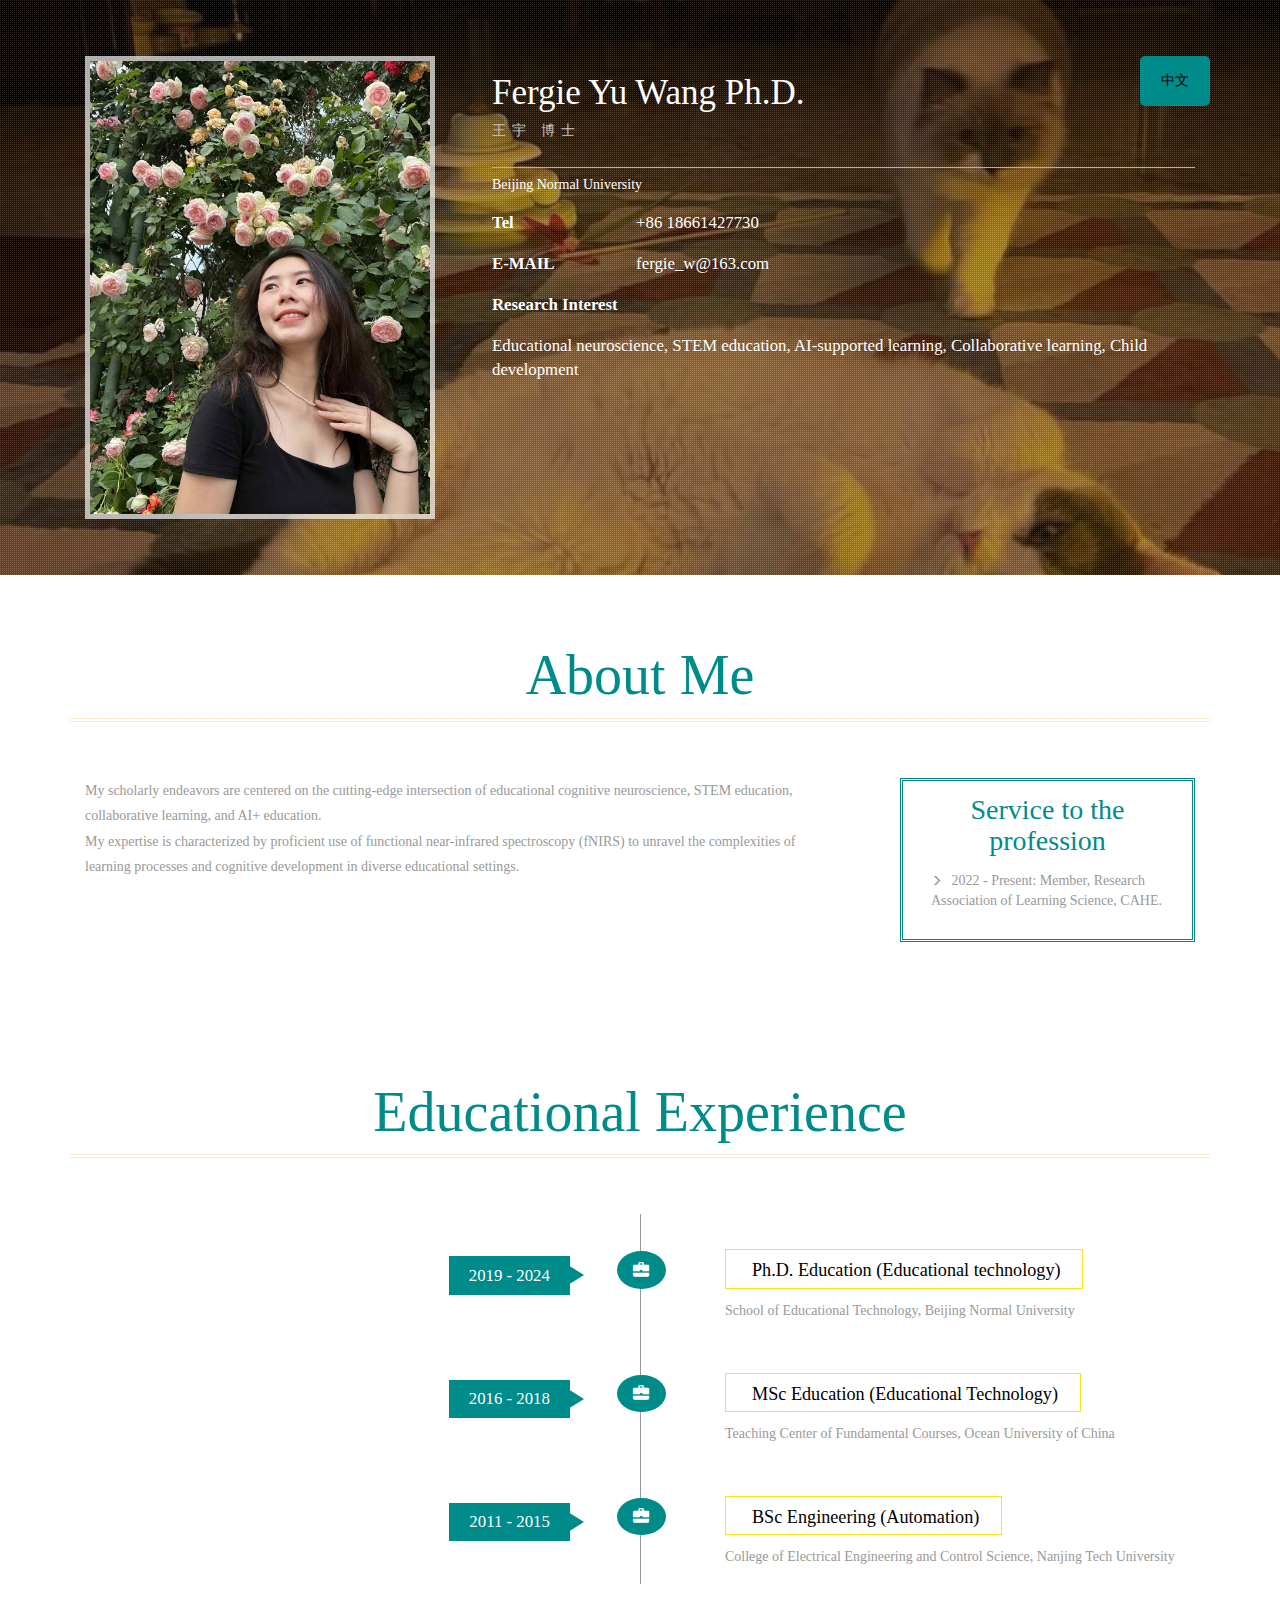
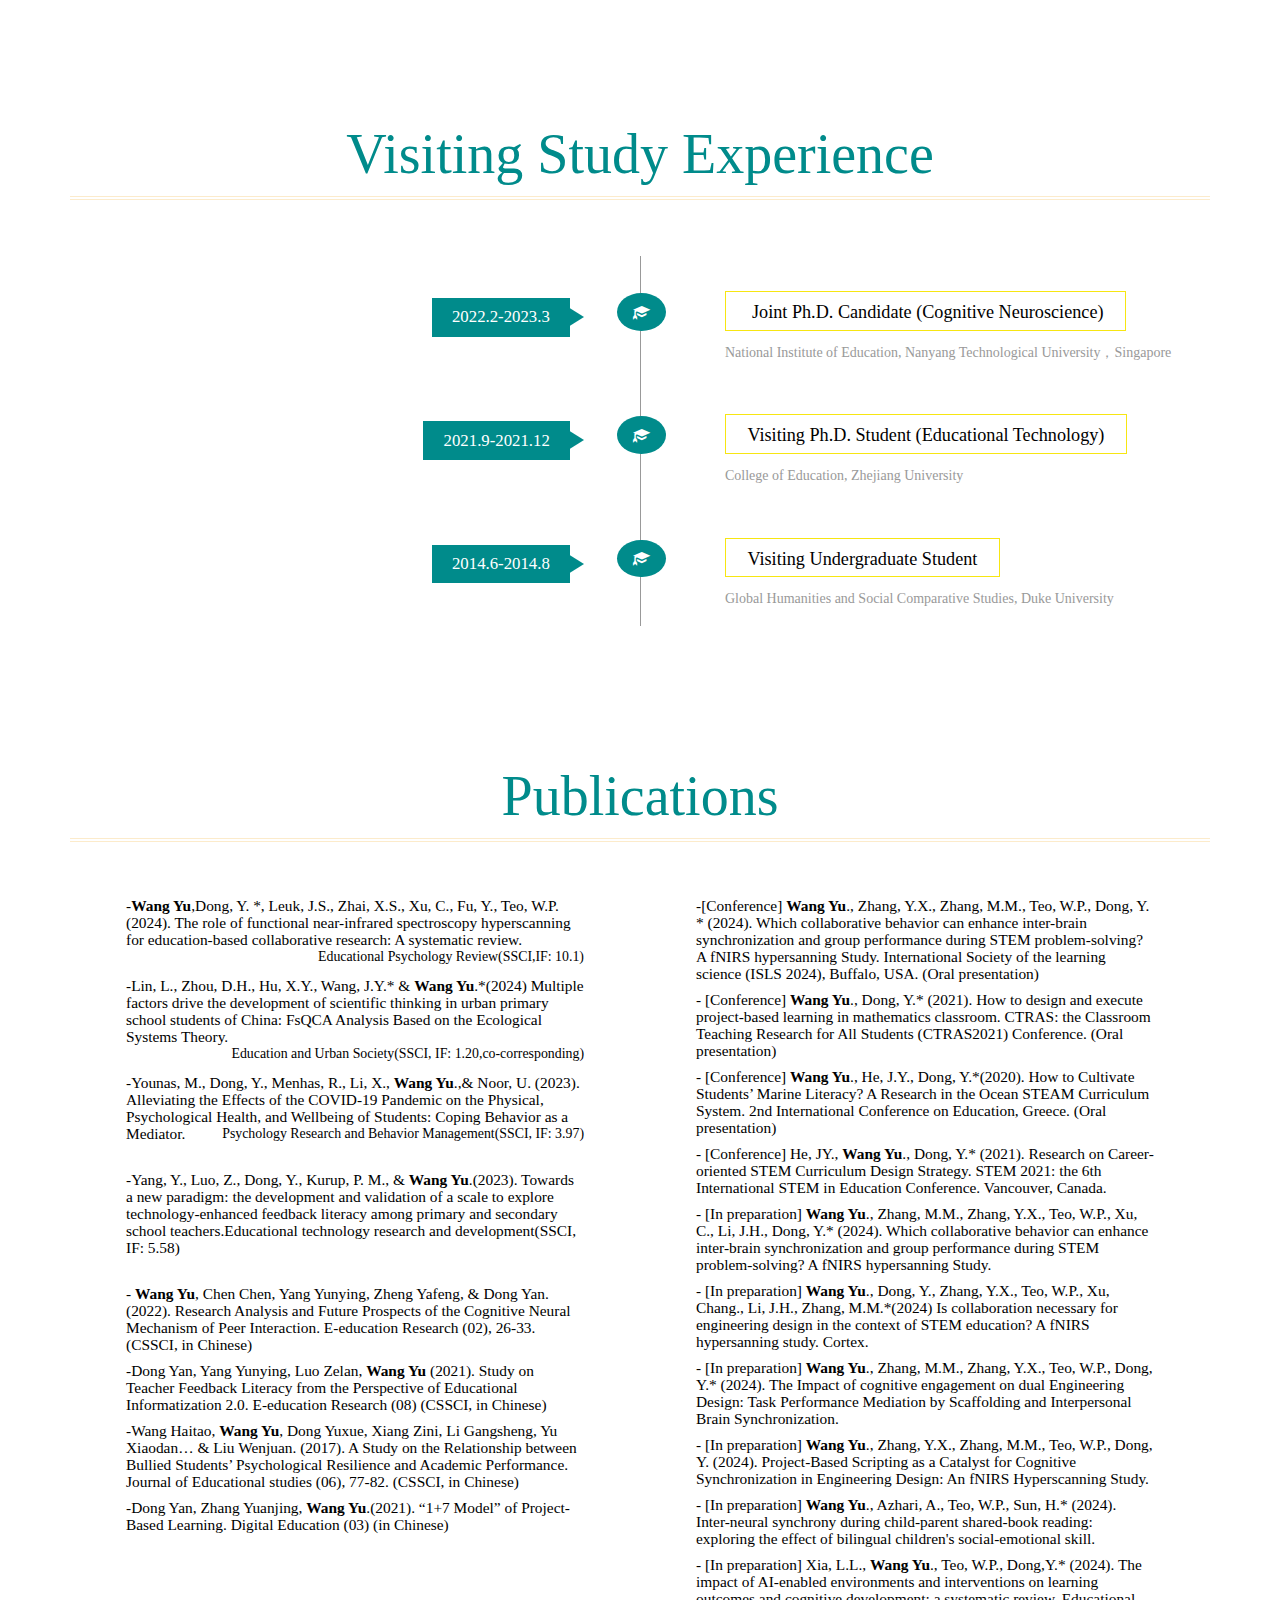
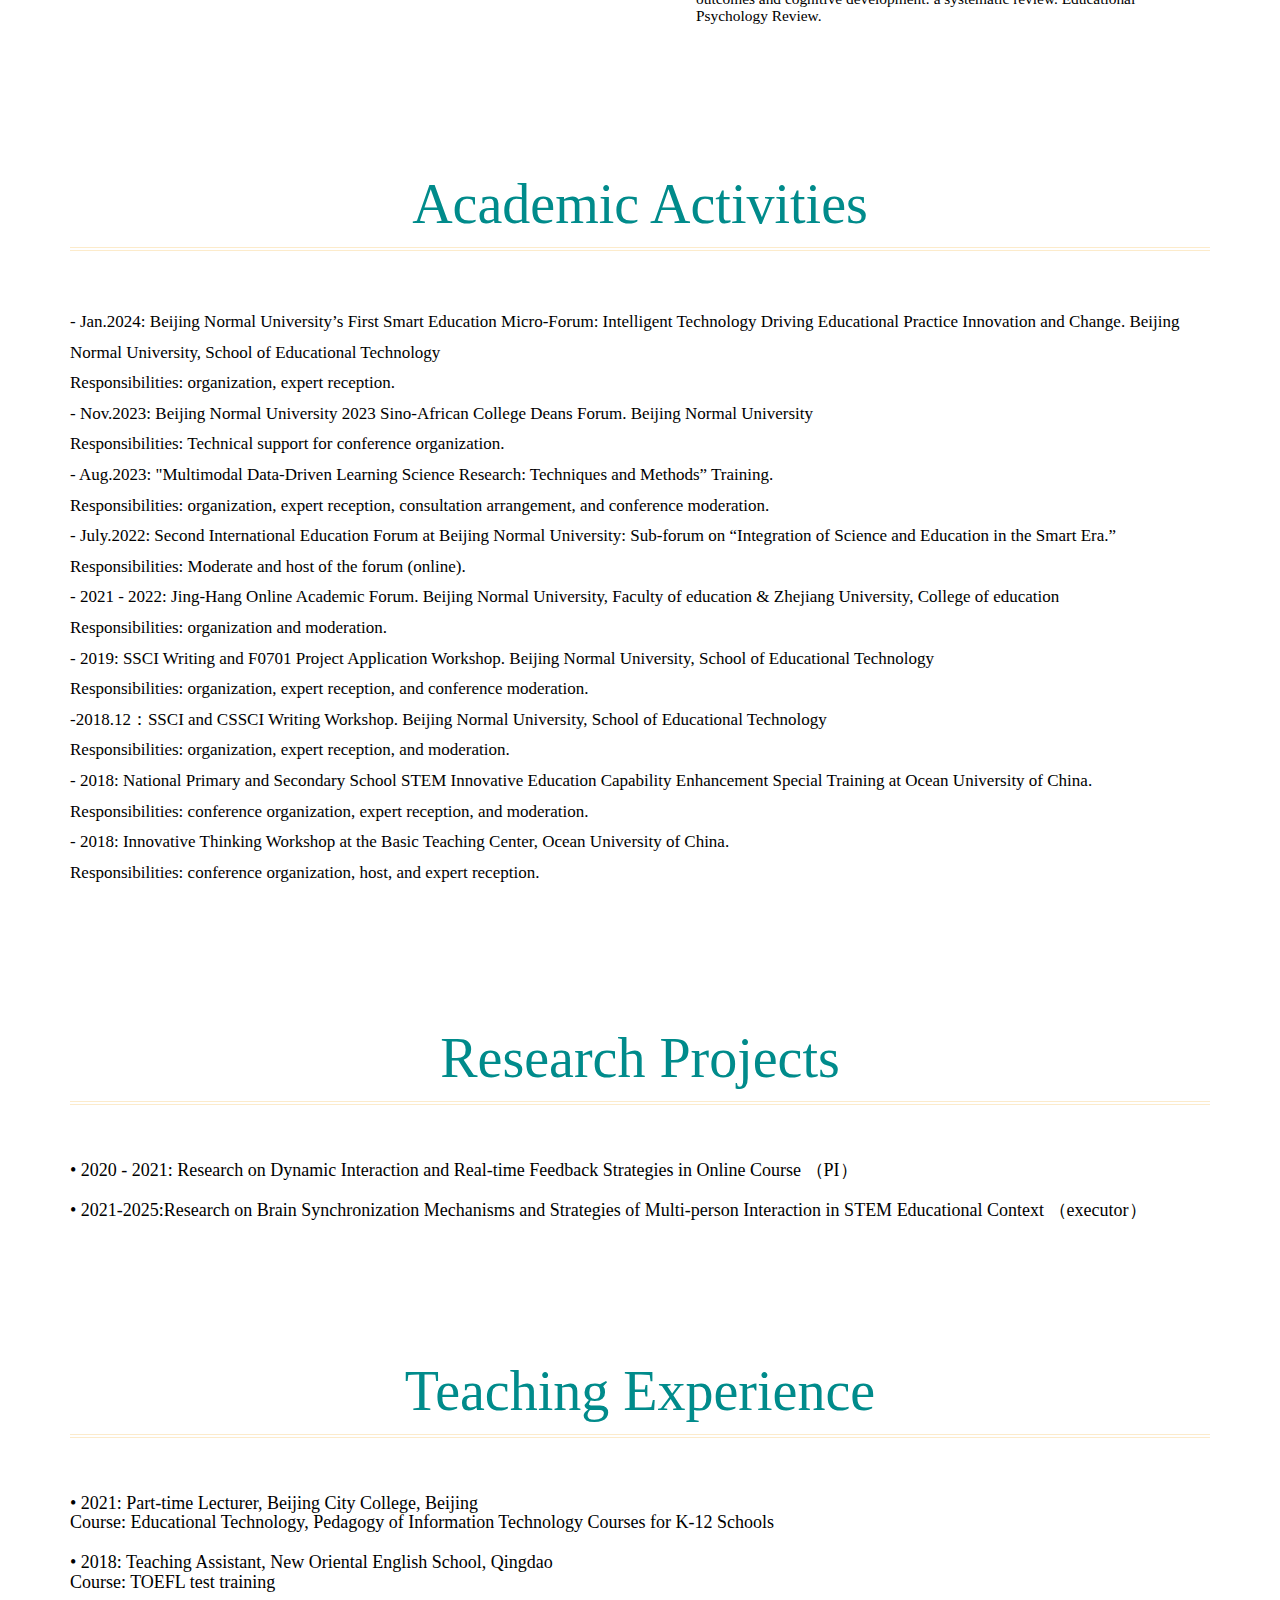
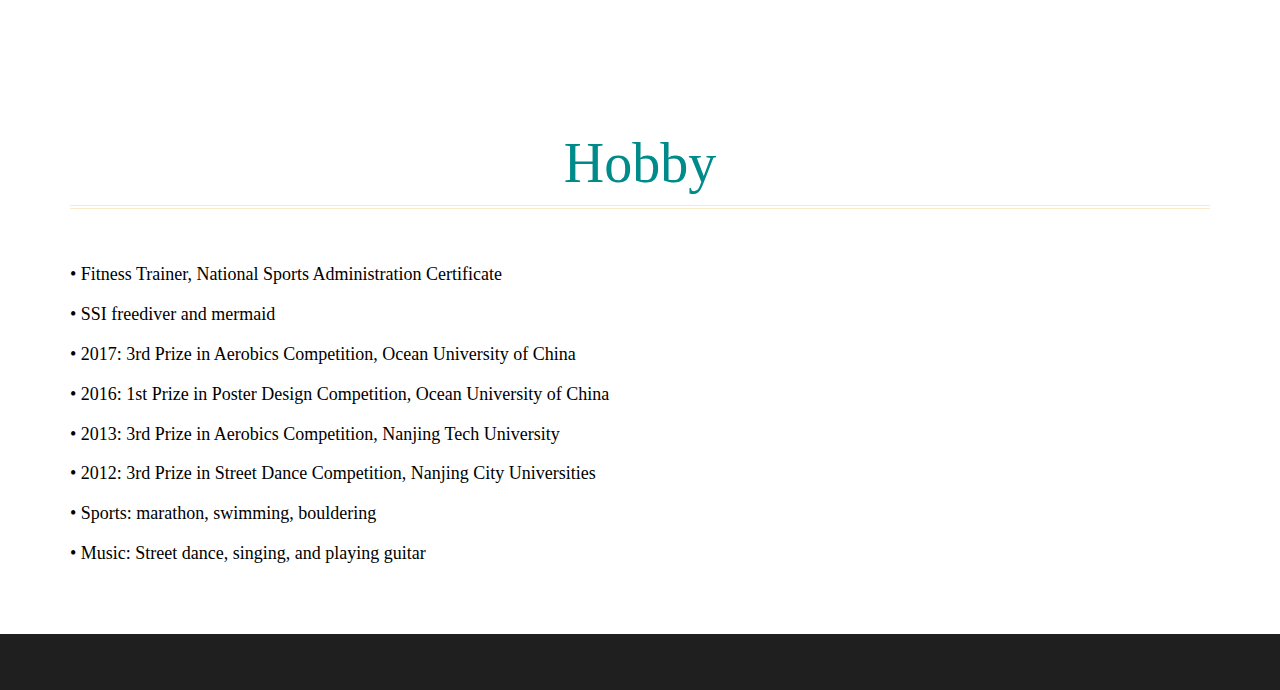
<file: index.html>
<!DOCTYPE html>
<html>
<head>
<title>Wang Yu</title>
<!--mobile apps-->
<meta name="viewport" content="width=device-width, initial-scale=1">
<meta http-equiv="Content-Type" content="text/html; charset=utf-8" />
<meta name="keywords" content="" />
<script type="application/x-javascript"> addEventListener("load", function() { setTimeout(hideURLbar, 0); }, false); function hideURLbar(){ window.scrollTo(0,1); } </script>
<!--mobile apps-->
<!--Custom Theme files-->
<link href="css/bootstrap.css" type="text/css" rel="stylesheet" media="all">
<link href="css/style.css" type="text/css" rel="stylesheet" media="all">
<link rel="stylesheet" href="css/swipebox.css">
<!--//Custom Theme files-->
<!--js-->
<script src="js/jquery-1.11.1.min.js"></script> 
<!-- //js -->
<!--web-fonts-->
<link href='http://fonts.useso.com/css?family=Overlock:400,400italic,700,700italic,900,900italic' rel='stylesheet' type='text/css'>
<link href='http://fonts.useso.com/css?family=Roboto+Condensed:400,300,300italic,400italic,700,700italic' rel='stylesheet' type='text/css'>
<!--//web-fonts-->
<!--start-smooth-scrolling-->
<script type="text/javascript" src="js/move-top.js"></script>
<script type="text/javascript" src="js/easing.js"></script>	
<script type="text/javascript">
		jQuery(document).ready(function($) {
			$(".scroll").click(function(event){		
				event.preventDefault();
				$('html,body').animate({scrollTop:$(this.hash).offset().top},1000);
			});
		});
</script>
<!--//end-smooth-scrolling-->
</head>
<body>
	<!--banner-->
	<div id="home" class="banner">
		<div class="banner-info">
			<div class="container">
				<div class="col-md-4 header-left">
					<img src="images/img01.jpg" alt=""/>
				</div>
				<div class="col-md-8 header-right" style="font-family: 'Times New Roman';">
					
					<h1 style="font-family: 'Times New Roman';">Fergie Yu Wang Ph.D.</h1>
					<h6>王宇 博士</h6>
					<a href="./index1.html"><span>中文</span></a>
					
					<ul class="address">
						<ul class="address-text">
							<li style="font-family: 'Times New Roman'; color: #fff;">Beijing Normal University</li>
						</ul>
						<li>
							<ul class="address-text">
								<li><b>Tel </b></li>
								<li>+86 18661427730</li>
							</ul>
						</li>
						<li>
							<!-- <ul class="address-text">
								<li><b>Degree </b></li>
								<li style="font-family: 'Times New Roman';">Beijing Normal University</li>
							</ul> -->
						</li>
						<li>
							<ul class="address-text">
								<li><b>E-MAIL </b></li>
								<li style="font-family: 'Times New Roman';">fergie_w@163.com</li>
							</ul>
						</li>
						<li>
							<ul class="address-text" style="font-family: 'Times New Roman';">
								<li><b style="display: inline-block; width: 130px;">Research Interest </b></li>
								<li>Educational neuroscience, STEM education, AI-supported learning, Collaborative learning, Child development</li>
							</ul>
						</li>
					</ul>
				</div>
				<div class="clearfix"> </div>
			</div>
		</div>
	</div>
	<!--//banner-->
	<!--top-nav-->
	<!-- <div class="top-nav wow">
		<div class="container">
			<div class="navbar-header logo">
				<button type="button" class="navbar-toggle collapsed" data-toggle="collapse" data-target="#bs-example-navbar-collapse-1">
					Menu
				</button>
			</div>
			<div class="collapse navbar-collapse" id="bs-example-navbar-collapse-1">
				<div class="menu">
					<ul class="nav navbar" style="font-family: 'Times New Roman';">
						<li><a href="#about" class="scroll" style="font-family: 'Times New Roman';">About</a></li>
						<li><a href="#work" class="scroll" style="font-family: 'Times New Roman';">Educational Experience</a></li>
						<li><a href="#education" class="scroll" style="font-family: 'Times New Roman';">Visiting Study Experience</a></li>
						<li><a href="#skills" class="scroll" style="font-family: 'Times New Roman';">Publications</a></li>
						<li><a href="#contact" class="scroll" style="font-family: 'Times New Roman';">Academic Activities</a></li>
						<li><a href="#projects" class="scroll" style="font-family: 'Times New Roman';">Research Projects</a></li>
						<li><a href="#Teaching" class="scroll" style="font-family: 'Times New Roman';">Teaching Experience</a></li>
						<li><a href="#Hobby" class="scroll" style="font-family: 'Times New Roman';">Hobby</a></li>
					</ul>
					<div class="clearfix"> </div>
				</div>
			</div>
		</div>
	</div>	 -->
	<!--//top-nav-->
	<!--about-->
	<div id="about" class="about">
		<div class="container">
			<h3 class="title" style="font-family: 'Times New Roman';"> About Me</h3>
			<div class="col-md-8 about-left" style="font-family: 'Times New Roman';">
				<p>My scholarly endeavors are centered on the cutting-edge intersection of educational cognitive neuroscience, STEM education, collaborative learning, and AI+ education.</p>
				<p>My expertise is characterized by proficient use of functional near-infrared spectroscopy (fNIRS) to unravel the complexities of learning processes and cognitive development in diverse educational settings.</p>
			</div>
			<div class="col-md-4 about-right" style="font-family: 'Times New Roman';">
				<ul>
					<h5 style="font-family: 'Times New Roman';">Service to the profession</h5>
					<li><span class="glyphicon glyphicon-menu-right"></span> 2022 - Present: Member, Research Association of Learning Science, CAHE.</li>

				</ul>
				<div class="clearfix"> </div>
			</div>
			<div class="clearfix"> </div>
		</div>
	</div>
	<!--//about-->
	<!--work-experience-->
	<div id="work" class="work" style="background-color: #fff;">
		<div class="container" style="font-family: 'Times New Roman';">
			<h3 class="title" style="font-family: 'Times New Roman';">Educational Experience</h3>
			<div class="work-info" > 
				<div class="col-md-6 work-left"> 
					<h4 style="font-family: 'Times New Roman';">2019 - 2024 </h4>
				</div>
				<div class="col-md-6 work-right"> 
					<h5 style="color: black;font-family: 'Times New Roman';" ><span class="glyphicon glyphicon-briefcase" style="line-height: 5px;" > </span> Ph.D. Education (Educational technology)</h5>
					<p>School of Educational Technology, Beijing Normal University </p>
					
				</div>
				<div class="clearfix"> </div>
			</div>
			<div class="work-info"> 
				<div class="col-md-6 work-left"> 
					<h4 style="font-family: 'Times New Roman';">2016 - 2018 </h4>
				</div>
				<div class="col-md-6 work-right"> 
					<h5 style="color: black;font-family: 'Times New Roman';"> <span class="glyphicon glyphicon-briefcase" style="line-height: 5px;"> </span> MSc Education (Educational Technology)</h5>
					<p>Teaching Center of Fundamental Courses, Ocean University of China </p>
				</div>
				<div class="clearfix"> </div>
			</div>
			<div class="work-info"> 
				<div class="col-md-6 work-left"> 
					<h4 style="font-family: 'Times New Roman';">2011 - 2015 </h4>
				</div>
				<div class="col-md-6 work-right"> 
					<h5 style="color: black;font-family: 'Times New Roman';"><span class="glyphicon glyphicon-briefcase" style="line-height: 5px;"> </span> BSc Engineering (Automation)</h5>
					<p>College of Electrical Engineering and Control Science, Nanjing Tech University </p>
					
				</div>
				<div class="clearfix"> </div>
			</div>
		</div>
	</div>
	<!--//work-experience-->
	<!--education-->
	<div id="education" class="education">
		<div class="container">
			<h3 class="title" style="font-family: 'Times New Roman';">Visiting Study Experience</h3>
			<div class="work-info"> 
				<div class="col-md-6 work-left"> 
					<h4 style="font-family: 'Times New Roman';">2022.2-2023.3</h4>
				</div>
				<div class="col-md-6 work-right " style="font-family: 'Times New Roman';"> 
					<h5 style="font-family: 'Times New Roman';"><span class="glyphicon glyphicon-education" style="line-height: 5px;"> </span> Joint Ph.D. Candidate (Cognitive Neuroscience)</h5>
					<p style="font-family: 'Times New Roman';">National Institute of Education, Nanyang Technological University，Singapore</p>
				</div>
				<div class="clearfix"> </div>
			</div>
			<div class="work-info"> 
				<div class="col-md-6 work-left"> 
					<h4 style="font-family: 'Times New Roman';">2021.9-2021.12</h4>
				</div>
				<div class="col-md-6 work-right"  style="font-family: 'Times New Roman';"> 
					<h5 style="font-family: 'Times New Roman';"><span class="glyphicon glyphicon-education" style="line-height: 5px;"> </span>Visiting Ph.D. Student (Educational Technology)</h5>
					<p style="font-family: 'Times New Roman';">College of Education, Zhejiang University </p>
				</div>
				<div class="clearfix"> </div>
			</div>
			<div class="work-info"> 
				<div class="col-md-6 work-left"> 
					<h4 style="font-family: 'Times New Roman';">2014.6-2014.8</h4>
				</div>
				<div class="col-md-6 work-right"  style="font-family: 'Times New Roman';" > 
					<h5 style="font-family: 'Times New Roman';"><span class="glyphicon glyphicon-education" style="line-height: 5px;"> </span>Visiting Undergraduate Student</h5>
					<p style="font-family: 'Times New Roman';">Global Humanities and Social Comparative Studies, Duke University</p>
				</div>
				<div class="clearfix"> </div>
			</div>
		</div>
	</div>
	<!--//education-->
	
	<!--skills-->
	<div id="skills" class="skills" style="background: white;">
		<div class="container">
			<h3 class="title" style="font-family: 'Times New Roman';">Publications</h3>
			<div class="skills-info" >
				<div class="col-md-6 bar-grids">
					<h6 style="font-family: 'Times New Roman'; color: black;">-<b>Wang Yu</b>,Dong, Y. *, Leuk, J.S., Zhai, X.S., Xu, C., Fu, Y., Teo, W.P. (2024). The role of functional near-infrared spectroscopy hyperscanning for education-based collaborative research: A systematic review.<span> Educational Psychology Review(SSCI,IF: 10.1) </span></h6>
<br>
					<h6 style="font-family: 'Times New Roman';color: black;">-Lin, L., Zhou, D.H., Hu, X.Y., Wang, J.Y.* & <b>Wang Yu</b>.*(2024) Multiple factors drive the development of scientific thinking in urban primary school students of China: FsQCA Analysis Based on the Ecological Systems Theory. <br> <span> Education and Urban Society(SSCI, IF: 1.20,co-corresponding) </span></h6>
<br>
					<h6 style="font-family: 'Times New Roman';color: black;">-Younas, M., Dong, Y., Menhas, R., Li, X., <b>Wang Yu</b>.,& Noor, U. (2023). Alleviating the Effects of the COVID-19 Pandemic on the Physical, Psychological Health, and Wellbeing of Students: Coping Behavior as a Mediator.<span> Psychology Research and Behavior Management(SSCI, IF: 3.97) </span></h6>
<br>
					<h6 style="font-family: 'Times New Roman';color: black;">-Yang, Y., Luo, Z., Dong, Y., Kurup, P. M., & <b>Wang Yu</b>.(2023). Towards a new paradigm: the development and validation of a scale to explore technology-enhanced feedback literacy among primary and secondary school teachers.Educational technology research and development(SSCI, IF: 5.58) </h6>
		<br>		
		
							
							<h6 style="font-family: 'Times New Roman';color: black;">- <b>Wang Yu</b>, Chen Chen, Yang Yunying, Zheng Yafeng, & Dong Yan.  (2022). Research Analysis and Future Prospects of the Cognitive Neural Mechanism of Peer Interaction. E-education Research (02), 26-33. (CSSCI, in Chinese) </span></h6>
							<!-- <h6 style="font-family: 'Times New Roman';color: black; ">- <b>王宇</b>, 陈晨, 杨韵莹, 郑娅峰, 董艳.  (2022). 同伴互动的认知神经机制研究分析与未来展望. <span> 电化教育研究. (CSSCI) </span></h6> -->
							<h6 style="font-family: 'Times New Roman';color: black;">-Dong Yan, Yang Yunying, Luo Zelan, <b>Wang Yu</b> (2021). Study on Teacher Feedback Literacy from the Perspective of Educational Informatization 2.0. E-education Research (08) (CSSCI, in Chinese) </span></h6>
							<!-- <h6 style="font-family: 'Times New Roman';color: black;">- 董艳,杨韵莹,罗泽兰,<b>王宇</b> (2021).教育信息化2.0视角下的教师反馈素养研究.<span> 电化教育研究. (CSSCI) </span></h6> -->
							<h6 style="font-family: 'Times New Roman';color: black;">-Wang Haitao, <b>Wang Yu</b>, Dong Yuxue, Xiang Zini, Li Gangsheng, Yu Xiaodan… & Liu Wenjuan. (2017). A Study on the Relationship between Bullied Students’ Psychological Resilience and Academic Performance. Journal of Educational studies (06), 77-82. (CSSCI, in Chinese)</span></h6>
							<!-- <h6 style="font-family: 'Times New Roman';color: black;">-王海涛,<b>王宇</b>,董玉雪,项紫霓,李刚生,于晓丹...&刘文娟.(2017).受欺负学生的心理韧性与学业水平的关系研究.<span> 教育学报. (CSSCI) </span></h6> -->
							<h6 style="font-family: 'Times New Roman';color: black;">-Dong Yan, Zhang Yuanjing, <b>Wang Yu</b>.(2021). “1+7 Model” of Project-Based Learning. Digital Education (03) (in Chinese) </span></h6>
							<!-- <h6 style="font-family: 'Times New Roman';color: black;">-董艳,张媛静,<b>王宇</b>.(2021).项目化学习的“非常1+7模式”<span> 数字教育 </span></h6>	 -->
				</div>
				<div class="col-md-6 bar-grids">
                                       
 
          <h6 style="font-family: 'Times New Roman';color: black;">-[Conference] <b>Wang Yu</b>., Zhang, Y.X., Zhang, M.M., Teo, W.P., Dong, Y. * (2024). Which collaborative behavior can enhance inter-brain synchronization and group performance during STEM problem-solving? A fNIRS hypersanning Study. International Society of the learning science (ISLS 2024), Buffalo, USA. (Oral presentation) </span></h6>
					<h6 style="font-family: 'Times New Roman';color: black;">- [Conference] <b>Wang Yu</b>., Dong, Y.* (2021). How to design and execute project-based learning in mathematics classroom. CTRAS: the Classroom Teaching Research for All Students (CTRAS2021) Conference. (Oral presentation) </span></h6>
          <h6 style="font-family: 'Times New Roman';color: black;">- [Conference] <b>Wang Yu</b>., He, J.Y., Dong, Y.*(2020). How to Cultivate Students’ Marine Literacy? A Research in the Ocean STEAM Curriculum System. 2nd International Conference on Education, Greece. (Oral presentation)</span></h6>
          <h6 style="font-family: 'Times New Roman';color: black;">- [Conference] He, JY., <b>Wang Yu</b>., Dong, Y.* (2021). Research on Career-oriented STEM Curriculum Design Strategy. STEM 2021: the 6th International STEM in Education Conference.  Vancouver, Canada.</span></h6>

          <h6 style="font-family: 'Times New Roman';color: black;">- [In preparation] <b>Wang Yu</b>., Zhang, M.M., Zhang, Y.X., Teo, W.P., Xu, C., Li, J.H., Dong, Y.* (2024). Which collaborative behavior can enhance inter-brain synchronization and group performance during STEM problem-solving? A fNIRS hypersanning Study. </span></h6>

          <h6 style="font-family: 'Times New Roman';color: black;">- [In preparation] <b>Wang Yu</b>., Dong, Y., Zhang, Y.X., Teo, W.P., Xu, Chang., Li, J.H., Zhang, M.M.*(2024) Is collaboration necessary for engineering design in the context of STEM education? A fNIRS hypersanning study. Cortex. </span></h6>

          <h6 style="font-family: 'Times New Roman';color: black;">- [In preparation] <b>Wang Yu</b>., Zhang, M.M., Zhang, Y.X., Teo, W.P., Dong, Y.* (2024). The Impact of cognitive engagement on dual Engineering Design: Task Performance Mediation by Scaffolding and Interpersonal Brain Synchronization.  </span></h6>

          <h6 style="font-family: 'Times New Roman';color: black;">- [In preparation] <b>Wang Yu</b>., Zhang, Y.X., Zhang, M.M., Teo, W.P., Dong, Y. (2024). Project-Based Scripting as a Catalyst for Cognitive Synchronization in Engineering Design: An fNIRS Hyperscanning Study.  </span></h6>

          <h6 style="font-family: 'Times New Roman';color: black;">- [In preparation] <b>Wang Yu</b>., Azhari, A., Teo, W.P., Sun, H.* (2024). Inter-neural synchrony during child-parent shared-book reading: exploring the effect of bilingual children's social-emotional skill.  </span></h6>
					<h6 style="font-family: 'Times New Roman';color: black;">- [In preparation] Xia, L.L., <b>Wang Yu</b>., Teo, W.P., Dong,Y.* (2024). The impact of AI-enabled environments and interventions on learning outcomes and cognitive development: a systematic review. Educational Psychology Review.  </span></h6>
				</div>
				<div class="clearfix"> </div>
			</div>
		</div>
	</div>
	<!--//education-->
	<!--contact -->
	<div class="welcome contact" id="contact" style="background-color: #fff;">
		<div class="container">
			<h3 class="title" style="font-family: 'Times New Roman';">Academic Activities</h3>
			<div class="skills-info">
				<div  style="padding-left: 0px;font-family: 'Times New Roman'; color: black;">
					<p style="font-family: 'Times New Roman';font-size: 17px;color: black;">- Jan.2024: Beijing Normal University’s First Smart Education Micro-Forum: Intelligent Technology Driving Educational Practice Innovation and Change. Beijing Normal University, School of Educational Technology</p>

					<p style="font-family: 'Times New Roman';font-size: 17px;color: black;"> Responsibilities: organization, expert reception.</p>
					<p> </p>
					<p style="font-size: 17px;color: black;">- Nov.2023: Beijing Normal University 2023 Sino-African College Deans Forum. Beijing Normal University </p>
			
					<p style="font-size: 17px;color: black;"> Responsibilities: Technical support for conference organization.</p>
					<p> </p>
					<p style="font-size: 17px;color: black;">- Aug.2023: "Multimodal Data-Driven Learning Science Research: Techniques and Methods” Training.  </p>
					<p style="font-size: 17px;color: black;"> Responsibilities: organization, expert reception, consultation arrangement, and conference moderation. </p>
					<p> </p>
					<p style="font-size: 17px;color: black;">- July.2022: Second International Education Forum at Beijing Normal University: Sub-forum on “Integration of Science and Education in the Smart Era.” </p>
				
					<p style="font-size: 17px;color: black;">Responsibilities: Moderate and host of the forum (online).</p> 
					<p> </p>
					<p style="font-size: 17px;color: black;">- 2021 - 2022: Jing-Hang Online Academic Forum. Beijing Normal University, Faculty of education & Zhejiang University, College of education </p>
					<p style="font-size: 17px;color: black;"> Responsibilities: organization and moderation.</p>
					<p> </p>
					<p style="font-size: 17px;color: black;">- 2019: SSCI Writing and F0701 Project Application Workshop. Beijing Normal University, School of Educational Technology </p>
					<p style="font-size: 17px;color: black;"> Responsibilities: organization, expert reception, and conference moderation.</p>
					<p> </p>
					<p style="font-size: 17px;color: black;">-2018.12：SSCI and CSSCI Writing Workshop. Beijing Normal University, School of Educational Technology </p>
					<p style="font-size: 17px;color: black;"> Responsibilities: organization, expert reception, and moderation.</p>
					<p> </p>
					<p style="font-size: 17px;color: black;">- 2018: National Primary and Secondary School STEM Innovative Education Capability Enhancement Special Training at Ocean University of China. </p>
					<p style="font-size: 17px;color: black;">Responsibilities: conference organization, expert reception, and moderation.</p>
					<p> </p>
					<p style="font-size: 17px;color: black;">- 2018: Innovative Thinking Workshop at the Basic Teaching Center, Ocean University of China. </p>
					<p style="font-size: 17px;color: black;"> Responsibilities: conference organization, host, and expert reception.</p>
				</div>
				
			</div>
		</div>
	</div>
	<!--//contact -->
	<!--portfolio-->
	<div id="projects" class="portfolio">
		<div class="container">
			<h3 class="title" style="font-family: 'Times New Roman';">Research Projects</h3>
			<div class="skills-info">
				<div  style="padding-left: 0px;font-family: 'Times New Roman'; color: black;">
					<h3 style="font-family: 'Times New Roman';font-size: 18px;">• 2020 - 2021: Research on Dynamic Interaction and Real-time Feedback Strategies in Online Course<span> （PI）</span></h3>	
					<br>
					<h3 style="font-family: 'Times New Roman';font-size: 18px;">• 2021-2025:Research on Brain Synchronization Mechanisms and Strategies of Multi-person Interaction in STEM Educational Context <span>（executor）</span></h3>
				</div>
			</div>
		</div>
	</div>

	<div class="welcome contact" id="Teaching" style="background-color: #fff; ">
		<div class="container">
			<h3 class="title" style="font-family: 'Times New Roman';">Teaching Experience</h3>
			<div class="skills-info">
				<div  style="padding-left: 0px;font-family: 'Times New Roman'; color: black;">
					<h3 style="font-family: 'Times New Roman';font-size: 18px;">• 2021: Part-time Lecturer, Beijing City College, Beijing <br>
						Course: Educational Technology, Pedagogy of Information Technology Courses for K-12 Schools</h3>
					<br>
				
					<h3 style="font-family: 'Times New Roman';font-size: 18px;">• 2018: Teaching Assistant, New Oriental English School, Qingdao <br>
						Course: TOEFL test training</h3>
				</div>
			</div>
		</div>
	</div>
	<div class="welcome contact" id="Hobby" style="background-color: #fff; ">
		<div class="container">
			<h3 class="title" style="font-family: 'Times New Roman';">Hobby</h3>
			<div class="skills-info">
				<div  style="padding-left: 0px;font-family: 'Times New Roman'; color: black;">
					<h3 style="font-family: 'Times New Roman';font-size: 18px;">• Fitness Trainer, National Sports Administration Certificate</h3>
								<br>
								
								<h3 style="font-family: 'Times New Roman';font-size: 18px;">• SSI freediver and mermaid</h3>
								<br>
								<h3 style="font-family: 'Times New Roman';font-size: 18px;">• 2017: 3rd Prize in Aerobics Competition, Ocean University of China</h3>
								<br>
								<h3 style="font-family: 'Times New Roman';font-size: 18px;">• 2016: 1st Prize in Poster Design Competition, Ocean University of China 
								</h3>
								<br>
								<h3 style="font-family: 'Times New Roman';font-size: 18px;">• 2013: 3rd Prize in Aerobics Competition, Nanjing Tech University
								</h3>
								<br>
								<h3 style="font-family: 'Times New Roman';font-size: 18px;">• 2012: 3rd Prize in Street Dance Competition, Nanjing City Universities</h3>
								<br>
								<h3 style="font-family: 'Times New Roman';font-size: 18px;">• Sports: marathon, swimming, bouldering
								</h3>
								<br>
								<h3 style="font-family: 'Times New Roman';font-size: 18px;">• Music: Street dance, singing, and playing guitar</h3>
				</div>
			</div>
		</div>
	</div>
	<!--//portfolio-->
	<!--contact -->
	<!-- <div class="welcome contact" id="contact" style="background-color: #fff;">
		<div class="container">
			<h3 class="title">Academic Activities</h3>
			<div class="skills-info">
				<div  style="padding-left: 0px;font-family: 'Times New Roman'; color: black;">
					<p style="font-family: 'Times New Roman';font-size: 17px;color: black;">- Jan.2024: Beijing Normal University’s First Smart Education Micro-Forum: Intelligent Technology Driving Educational Practice Innovation and Change. Beijing Normal University, School of Educational Technology</p>

					<p style="font-family: 'Times New Roman';font-size: 12px;color: black;"> Responsibilities: organization, expert reception.</p>
					<p> </p>
					<p style="font-size: 17px;color: black;">- Nov.2023: Beijing Normal University 2023 Sino-African College Deans Forum. Beijing Normal University </p>
			
					<p style="font-size: 12px;color: black;"> Responsibilities: Technical support for conference organization.</p>
					<p> </p>
					<p style="font-size: 17px;color: black;">- Aug.2023: "Multimodal Data-Driven Learning Science Research: Techniques and Methods” Training.  </p>
					<p style="font-size: 12px;color: black;"> Responsibilities: organization, expert reception, consultation arrangement, and conference moderation. </p>
					<p> </p>
					<p style="font-size: 17px;color: black;">- July.2022: Second International Education Forum at Beijing Normal University: Sub-forum on “Integration of Science and Education in the Smart Era.” </p>
				
					<p style="font-size: 12px;color: black;">Responsibilities: Moderate and host of the forum (online).</p> 
					<p> </p>
					<p style="font-size: 17px;color: black;">- 2021 - 2022: Jing-Hang Online Academic Forum. Beijing Normal University, Faculty of education & Zhejiang University, College of education </p>
					<p style="font-size: 12px;color: black;"> Responsibilities: organization and moderation.</p>
					<p> </p>
					<p style="font-size: 17px;color: black;">- 2019: SSCI Writing and F0701 Project Application Workshop. Beijing Normal University, School of Educational Technology </p>
					<p style="font-size: 12px;color: black;"> Responsibilities: organization, expert reception, and conference moderation.</p>
					<p> </p>
					<p style="font-size: 17px;color: black;">-2018.12：SSCI and CSSCI Writing Workshop. Beijing Normal University, School of Educational Technology </p>
					<p style="font-size: 12px;color: black;"> Responsibilities: organization, expert reception, and moderation.</p>
					<p> </p>
					<p style="font-size: 17px;color: black;">- 2018: National Primary and Secondary School STEM Innovative Education Capability Enhancement Special Training at Ocean University of China. </p>
					<p style="font-size: 12px;color: black;">Responsibilities: conference organization, expert reception, and moderation.</p>
					<p> </p>
					<p style="font-size: 17px;color: black;">- 2018: Innovative Thinking Workshop at the Basic Teaching Center, Ocean University of China. </p>
					<p style="font-size: 12px;color: black;"> Responsibilities: conference organization, host, and expert reception.</p>
				</div>
				
			</div>
		</div>
	</div> -->
	<!--//contact -->
	<!--footer-->
	<div class="footer">
		<div class="container">
			
		</div>
	</div>
	<!--//footer-->
	<!--smooth-scrolling-of-move-up-->
	<script type="text/javascript">
		$(document).ready(function() {
		
			var defaults = {
				containerID: 'toTop', // fading element id
				containerHoverID: 'toTopHover', // fading element hover id
				scrollSpeed: 1200,
				easingType: 'linear' 
			};
			
			$().UItoTop({ easingType: 'easeOutQuart' });
			
		});
	</script>
	<!--//smooth-scrolling-of-move-up-->
	<!-- Bootstrap core JavaScript
    ================================================== -->
    <!-- Placed at the end of the document so the pages load faster -->
    <script src="js/bootstrap.js"></script>
</body>
</html>
</file>
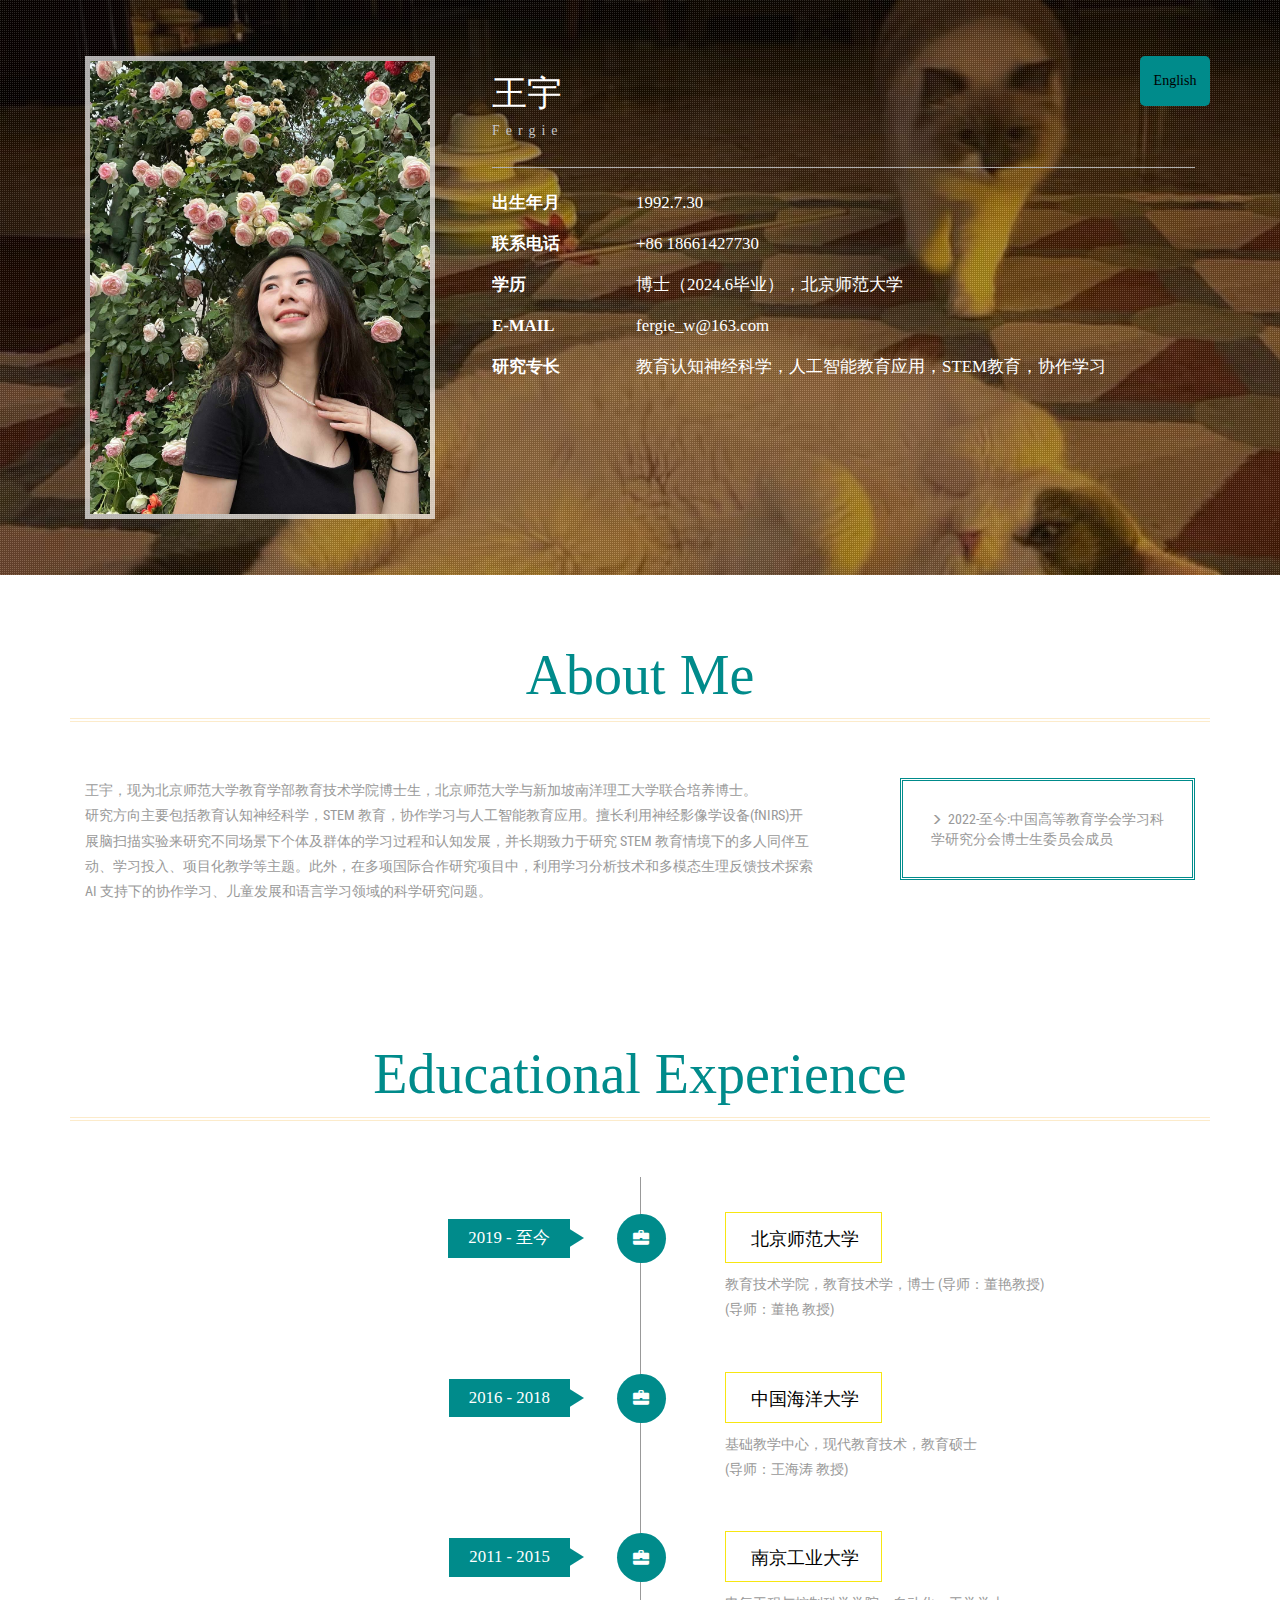
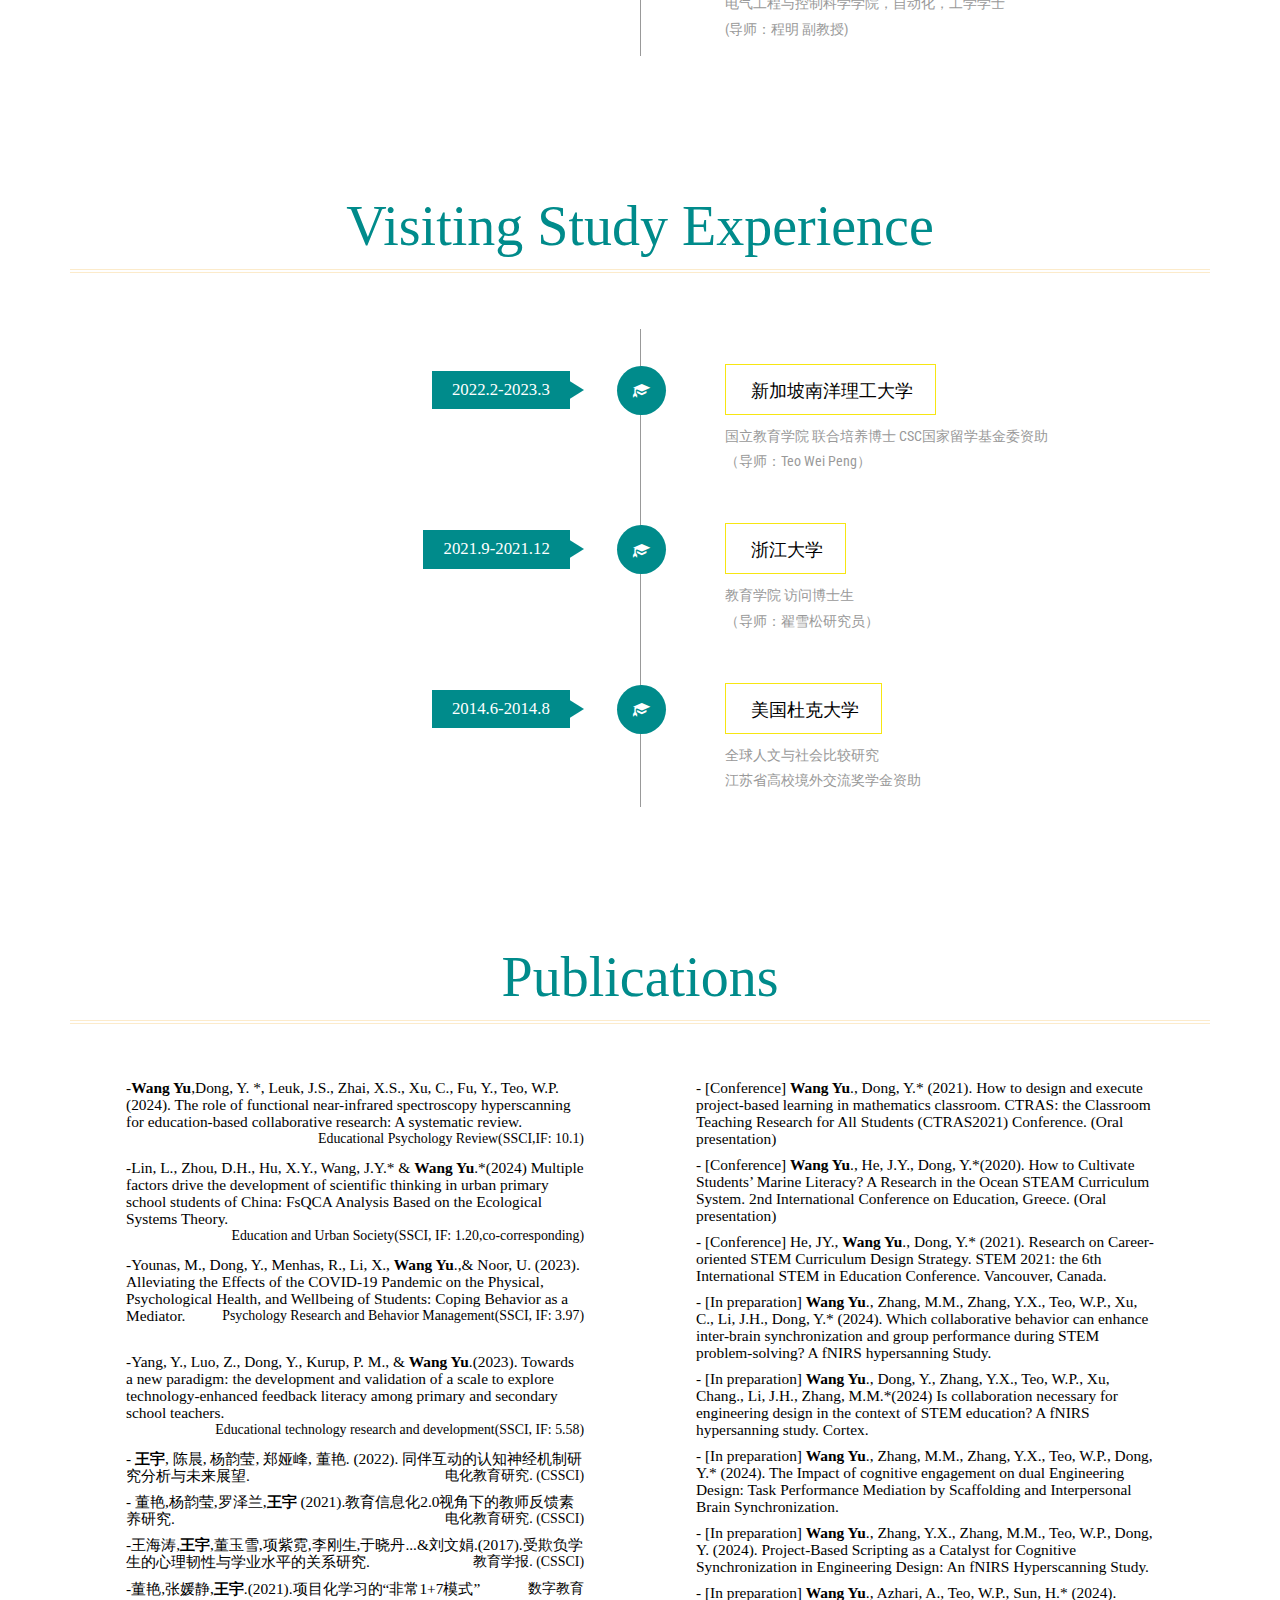
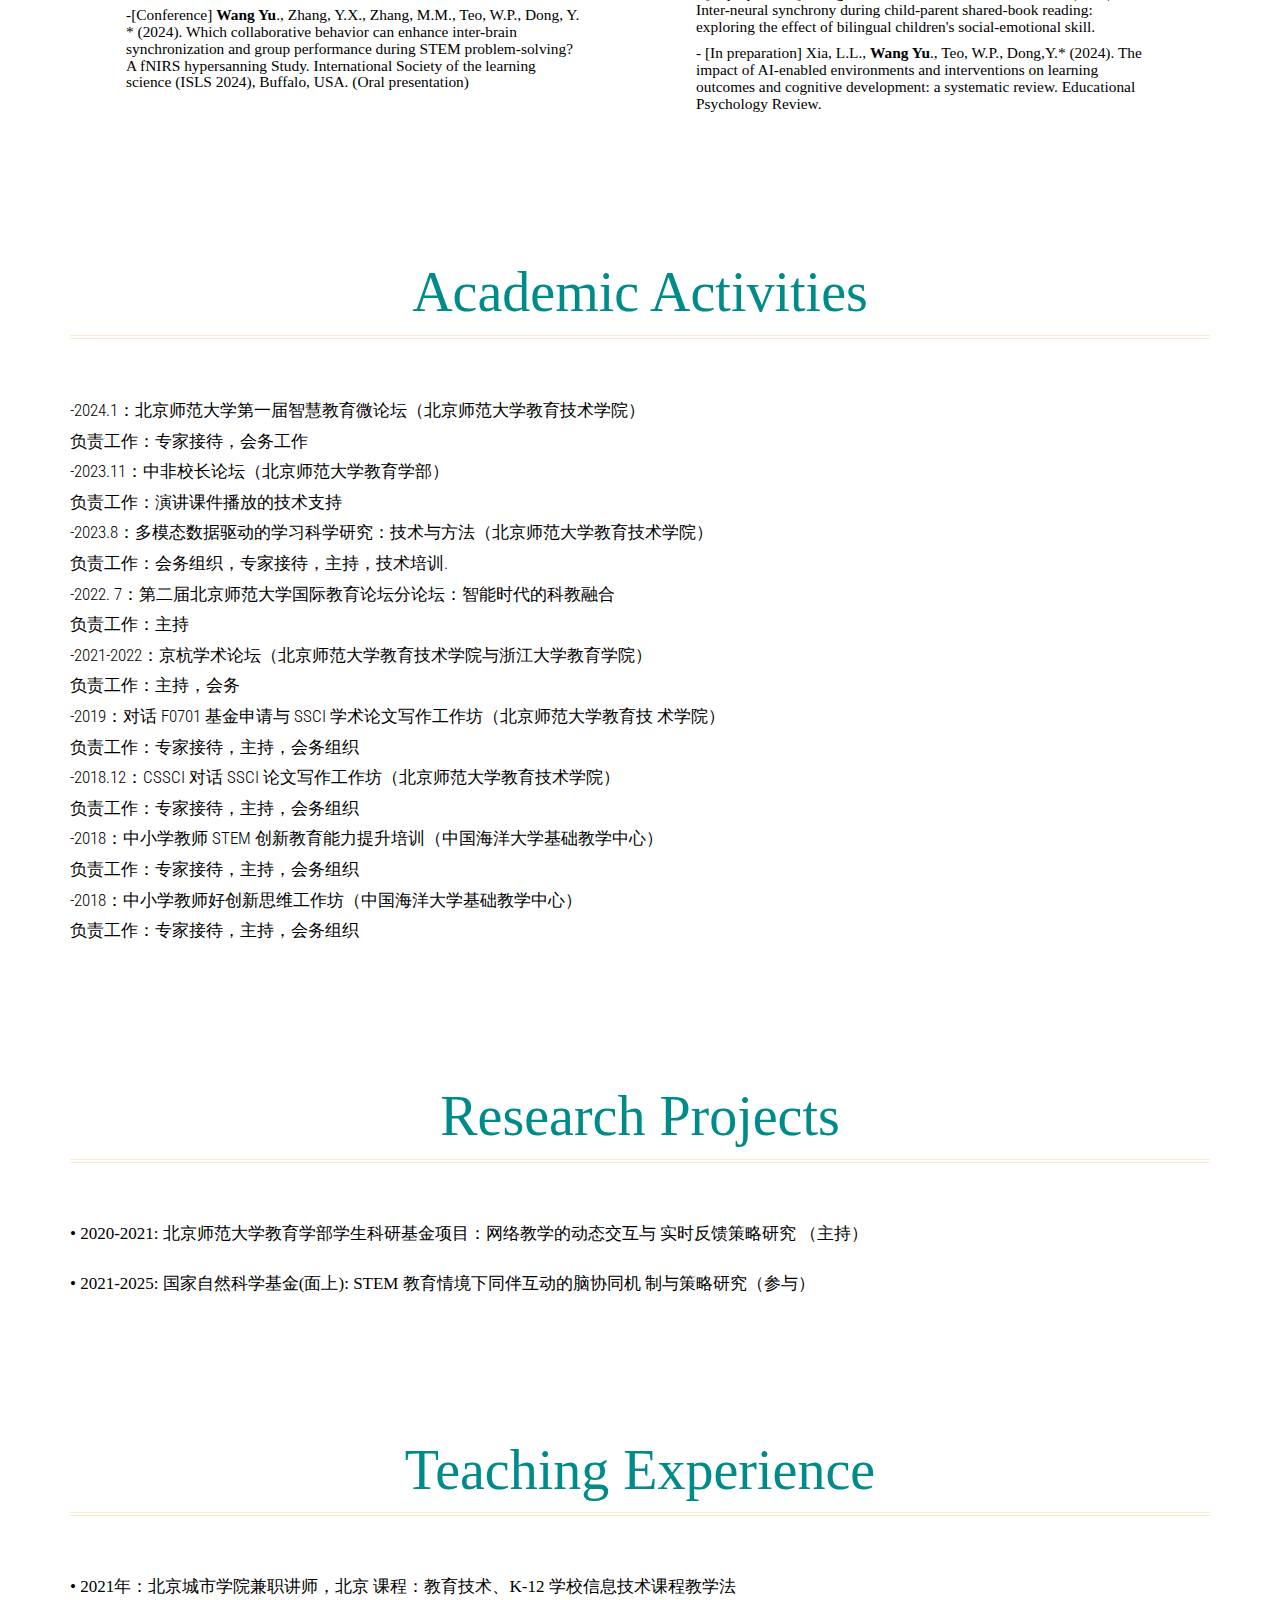
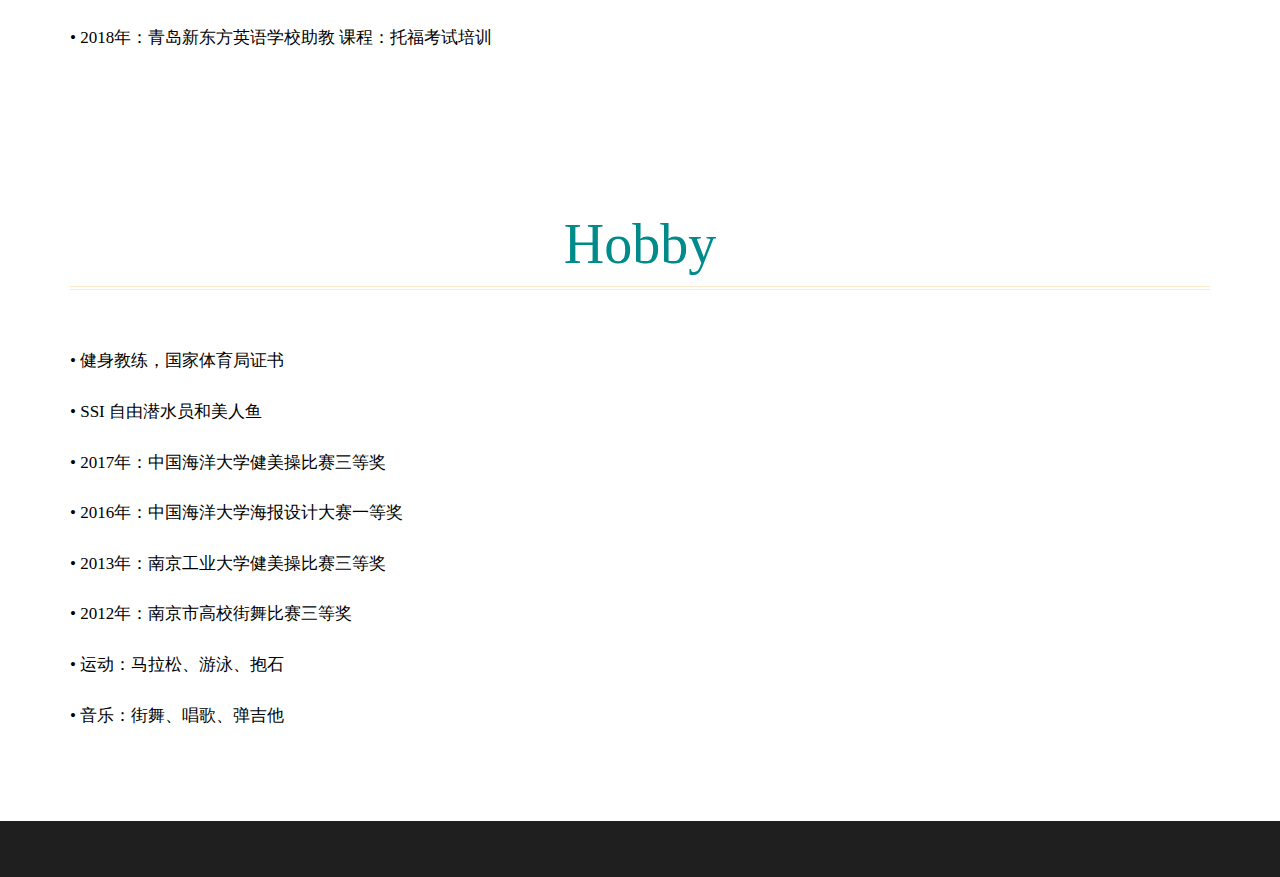
<file: index1.html>
<!DOCTYPE html>
<html>
<head>
<title>Wang Yu</title>
<!--mobile apps-->
<meta name="viewport" content="width=device-width, initial-scale=1">
<meta http-equiv="Content-Type" content="text/html; charset=utf-8" />
<meta name="keywords" content="" />
<script type="application/x-javascript"> addEventListener("load", function() { setTimeout(hideURLbar, 0); }, false); function hideURLbar(){ window.scrollTo(0,1); } </script>
<!--mobile apps-->
<!--Custom Theme files-->
<link href="css/bootstrap.css" type="text/css" rel="stylesheet" media="all">
<link href="css/style.css" type="text/css" rel="stylesheet" media="all">
<link rel="stylesheet" href="css/swipebox.css">
<!--//Custom Theme files-->
<!--js-->
<script src="js/jquery-1.11.1.min.js"></script> 
<!-- //js -->
<!--web-fonts-->
<link href='http://fonts.useso.com/css?family=Overlock:400,400italic,700,700italic,900,900italic' rel='stylesheet' type='text/css'>
<link href='http://fonts.useso.com/css?family=Roboto+Condensed:400,300,300italic,400italic,700,700italic' rel='stylesheet' type='text/css'>
<!--//web-fonts-->
<!--start-smooth-scrolling-->
<script type="text/javascript" src="js/move-top.js"></script>
<script type="text/javascript" src="js/easing.js"></script>	
<script type="text/javascript">
		jQuery(document).ready(function($) {
			$(".scroll").click(function(event){		
				event.preventDefault();
				$('html,body').animate({scrollTop:$(this.hash).offset().top},1000);
			});
		});
</script>

<!-- <script type="text/javascript">
	var files = [
		"index_English",
		"index_Chinese"
	];
	window.open(files[0],"_blank");
	for (let i = 0; i < files.length; i++) {
		window.open(files[0],"_blank");
		
	}
</script> -->

<!--//end-smooth-scrolling-->
</head>
<body>
	<!--banner-->
	<div id="home" class="banner">
		<div class="banner-info">
			<div class="container">
				<div class="col-md-4 header-left">
					<img src="images/img01.jpg" alt=""/>
				</div>
				<div class="col-md-8 header-right"  style="font-family: 'Times New Roman';">

					<h1>王宇</h1>
					<h6 style="font-family: 'Times New Roman';">Fergie</h6>
					<a href="./index.html"><span>English</span></a>
					<ul class="address">
						<li>
							<ul class="address-text">
								<li><b>出生年月 </b></li>
								<li>1992.7.30</li>
							</ul>
						</li>
						<li>
							<ul class="address-text">
								<li><b>联系电话 </b></li>
								<li>+86 18661427730</li>
							</ul>
						</li>
						<li>
							<ul class="address-text">
								<li><b>学历 </b></li>
								<li>博士（2024.6毕业），北京师范大学</li>
							</ul>
						</li>
						<li>
							<ul class="address-text">
								<li><b>E-MAIL </b></li>
								<li>fergie_w@163.com</li>
							</ul>
						</li>
						<li>
							<ul class="address-text">
								<li><b>研究专长 </b></li>
								<li>教育认知神经科学，人工智能教育应用，STEM教育，协作学习</li>
							</ul>
						</li>
					</ul>
				</div>
				<div class="clearfix"> </div>
			</div>
		</div>
	</div>
	<!--//banner-->
	<!--top-nav-->
	<!-- <div class="top-nav wow">
		<div class="container">
			<div class="navbar-header logo">
				<button type="button" class="navbar-toggle collapsed" data-toggle="collapse" data-target="#bs-example-navbar-collapse-1">
					Menu
				</button>
			</div>
			<div class="collapse navbar-collapse" id="bs-example-navbar-collapse-1">
				<div class="menu">
					<ul class="nav navbar">
						<li><a href="#about" class="scroll" style="font-family: 'Times New Roman';">About</a></li>
						<li><a href="#work" class="scroll" style="font-family: 'Times New Roman';">Educational Experience</a></li>
						<li><a href="#education" class="scroll" style="font-family: 'Times New Roman';">Visiting Study Experience</a></li>
						<li><a href="#skills" class="scroll" style="font-family: 'Times New Roman';">Publications</a></li>
						<li><a href="#contact" class="scroll" style="font-family: 'Times New Roman';">Academic Activities</a></li>
						<li><a href="#projects" class="scroll" style="font-family: 'Times New Roman';">Research Projects</a></li>
						<li><a href="#Teaching" class="scroll" style="font-family: 'Times New Roman';">Teaching Experience</a></li>
						<li><a href="#Hobby" class="scroll" style="font-family: 'Times New Roman';">Hobby</a></li>
					</ul>
					<div class="clearfix"> </div>
				</div>
			</div>
		</div>
	</div>	 -->
	<!--//top-nav-->
	<!--about-->
	<div id="about" class="about">
		<div class="container">
			<h3 class="title" style="font-family: 'Times New Roman';"> About Me</h3>
			<div class="col-md-8 about-left">
				<p>王宇，现为北京师范大学教育学部教育技术学院博士生，北京师范大学与新加坡南洋理工大学联合培养博士。</p>
				<p>研究方向主要包括教育认知神经科学，STEM 教育，协作学习与人工智能教育应用。擅长利用神经影像学设备(fNIRS)开展脑扫描实验来研究不同场景下个体及群体的学习过程和认知发展，并长期致力于研究 STEM 教育情境下的多人同伴互动、学习投入、项目化教学等主题。此外，在多项国际合作研究项目中，利用学习分析技术和多模态生理反馈技术探索 AI 支持下的协作学习、儿童发展和语言学习领域的科学研究问题。</p>
			</div>
			<div class="col-md-4 about-right">
				<ul>
					<!-- <h5>专业服务</h5> -->
					<li><span class="glyphicon glyphicon-menu-right"></span>2022-至今:中国高等教育学会学习科学研究分会博士生委员会成员</li>
					<!-- <li><span class="glyphicon glyphicon-menu-right"></span> 2018：中国海洋大学优秀研究生</li>
					<li><span class="glyphicon glyphicon-menu-right"></span> 2017：中国海洋大学硕士一等奖学金(硕士生)</li>
					<li><span class="glyphicon glyphicon-menu-right"></span> 2013：江苏省高校境外交流奖学金：杜克大学交流项目</li>
					<li><span class="glyphicon glyphicon-menu-right"></span> 2012-2014：南京工业大学：二等、三等奖学金 </li> -->
				</ul>
				<div class="clearfix"> </div>
			</div>
			<div class="clearfix"> </div>
		</div>
	</div>
	<!--//about-->
	<!--work-experience-->
	<div id="work" class="work" style="background-color: #fff;">
		<div class="container">
			<h3 class="title" style="font-family: 'Times New Roman';">Educational Experience</h3>
			<div class="work-info"> 
				<div class="col-md-6 work-left"> 
					<h4 style="font-family: 'Times New Roman';">2019 - 至今 </h4>
				</div>
				<div class="col-md-6 work-right"> 
					<h5 style="color: black;"><span class="glyphicon glyphicon-briefcase"> </span> 北京师范大学</h5>
					<p>教育技术学院，教育技术学，博士 (导师：董艳教授) </p>
					<p>(导师：董艳 教授) </p>
				</div>
				<div class="clearfix"> </div>
			</div>
			<div class="work-info"> 
				<div class="col-md-6 work-left"> 
					<h4 style="font-family: 'Times New Roman';">2016 - 2018 </h4>
				</div>
				<div class="col-md-6 work-right"> 
					<h5 style="color: black;"><span class="glyphicon glyphicon-briefcase"> </span> 中国海洋大学</h5>
					<p>基础教学中心，现代教育技术，教育硕士 </p>
					<p>(导师：王海涛 教授) </p>
				</div>
				<div class="clearfix"> </div>
			</div>
			<div class="work-info"> 
				<div class="col-md-6 work-left"> 
					<h4 style="font-family: 'Times New Roman';">2011 - 2015 </h4>
				</div>
				<div class="col-md-6 work-right"> 
					<h5 style="color: black;"><span class="glyphicon glyphicon-briefcase"> </span> 南京工业大学</h5>
					<p>电气工程与控制科学学院，自动化，工学学士 </p>
					<p>(导师：程明 副教授) </p>
				</div>
				<div class="clearfix"> </div>
			</div>
		</div>
	</div>
	<!--//work-experience-->
	<!--education-->
	<div id="education" class="education">
		<div class="container">
			<h3 class="title" style="font-family: 'Times New Roman';">Visiting Study Experience</h3>
			<div class="work-info"> 
				<div class="col-md-6 work-left"> 
					<h4 style="font-family: 'Times New Roman';">2022.2-2023.3</h4>
				</div>
				<div class="col-md-6 work-right"> 
					<h5><span class="glyphicon glyphicon-education"> </span> 新加坡南洋理工大学</h5>
					<p>国立教育学院 联合培养博士 CSC国家留学基金委资助</p>
					<p>（导师：Teo Wei Peng）</p>
				</div>
				<div class="clearfix"> </div>
			</div>
			<div class="work-info"> 
				<div class="col-md-6 work-left"> 
					<h4 style="font-family: 'Times New Roman';">2021.9-2021.12</h4>
				</div>
				<div class="col-md-6 work-right"> 
					<h5><span class="glyphicon glyphicon-education"> </span> 浙江大学</h5>
					<p>教育学院 访问博士生</p>
					<p>（导师：翟雪松研究员）</p>
				</div>
				<div class="clearfix"> </div>
			</div>
			<div class="work-info"> 
				<div class="col-md-6 work-left"> 
					<h4 style="font-family: 'Times New Roman';">2014.6-2014.8</h4>
				</div>
				<div class="col-md-6 work-right"> 
					<h5><span class="glyphicon glyphicon-education"> </span> 美国杜克大学</h5>
					<p>全球人文与社会比较研究 </p>
					<p>江苏省高校境外交流奖学金资助 </p>
				</div>
				<div class="clearfix"> </div>
			</div>
		</div>
	</div>
	<!--//education-->
	<!--contact -->

	<!--//contact -->
	<!--skills-->
	<div id="skills" class="skills" style="background: white; color: black;">
		<div class="container">
			<h3 class="title" style="font-family: 'Times New Roman';">Publications</h3>
			<div class="skills-info">
				<div class="col-md-6 bar-grids">
					<h6 style="font-family: 'Times New Roman'; color: black;">-<b>Wang Yu</b>,Dong, Y. *, Leuk, J.S., Zhai, X.S., Xu, C., Fu, Y., Teo, W.P. (2024). The role of functional near-infrared spectroscopy hyperscanning for education-based collaborative research: A systematic review.<span> Educational Psychology Review(SSCI,IF: 10.1) </span></h6>
			<br>
					<h6 style="font-family: 'Times New Roman';color: black;">-Lin, L., Zhou, D.H., Hu, X.Y., Wang, J.Y.* & <b>Wang Yu</b>.*(2024) Multiple factors drive the development of scientific thinking in urban primary school students of China: FsQCA Analysis Based on the Ecological Systems Theory. <br> <span> Education and Urban Society(SSCI, IF: 1.20,co-corresponding) </span></h6>
			<br>
					<h6 style="font-family: 'Times New Roman';color: black;">-Younas, M., Dong, Y., Menhas, R., Li, X., <b>Wang Yu</b>.,& Noor, U. (2023). Alleviating the Effects of the COVID-19 Pandemic on the Physical, Psychological Health, and Wellbeing of Students: Coping Behavior as a Mediator.<span> Psychology Research and Behavior Management(SSCI, IF: 3.97) </span></h6>
			<br>
					<h6 style="font-family: 'Times New Roman';color: black;">-Yang, Y., Luo, Z., Dong, Y., Kurup, P. M., & <b>Wang Yu</b>.(2023). Towards a new paradigm: the development and validation of a scale to explore technology-enhanced feedback literacy among primary and secondary school teachers. <span> Educational technology research and development(SSCI, IF: 5.58) </span></h6>
			<br>									
			<!-- <h6 style="font-family: 'Times New Roman';color: black;">- <b>Wang Yu</b>, Chen Chen, Yang Yunying, Zheng Yafeng, & Dong Yan.  (2022). Research Analysis and Future Prospects of the Cognitive Neural Mechanism of Peer Interaction. E-education Research (02), 26-33. (CSSCI, in Chinese) </span></h6> -->
							<h6 style="font-family: 'Times New Roman';color: black;">- <b>王宇</b>, 陈晨, 杨韵莹, 郑娅峰, 董艳.  (2022). 同伴互动的认知神经机制研究分析与未来展望. <span> 电化教育研究. (CSSCI) </span></h6>
			<!-- <h6 style="color: black;">-Dong Yan, Yang Yunying, Luo Zelan, <b>Wang Yu</b> (2021). Study on Teacher Feedback Literacy from the Perspective of Educational Informatization 2.0. E-education Research (08) (CSSCI, in Chinese) </span></h6> -->
							<h6 style="font-family: 'Times New Roman';color: black;">- 董艳,杨韵莹,罗泽兰,<b>王宇</b> (2021).教育信息化2.0视角下的教师反馈素养研究.<span> 电化教育研究. (CSSCI) </span></h6>
			<!-- <h6 style="color: black;">-Wang Haitao, <b>Wang Yu</b>, Dong Yuxue, Xiang Zini, Li Gangsheng, Yu Xiaodan… & Liu Wenjuan. (2017). A Study on the Relationship between Bullied Students’ Psychological Resilience and Academic Performance. Journal of Educational studies (06), 77-82. (CSSCI, in Chinese)</span></h6> -->
							<h6 style="font-family: 'Times New Roman';color: black;">-王海涛,<b>王宇</b>,董玉雪,项紫霓,李刚生,于晓丹...&刘文娟.(2017).受欺负学生的心理韧性与学业水平的关系研究.<span> 教育学报. (CSSCI) </span></h6>
			<!-- <h6 style="font-family: 'Times New Roman';color: black;">-Dong Yan, Zhang Yuanjing, <b>Wang Yu</b>. (2021). “1+7 Model” of Project-Based Learning. Digital Education (03) (in Chinese) </span></h6> -->
							<h6 style="font-family: 'Times New Roman';color: black;">-董艳,张媛静,<b>王宇</b>.(2021).项目化学习的“非常1+7模式”<span> 数字教育 </span></h6>
							<h6 style="font-family: 'Times New Roman';color: black;">-[Conference] <b>Wang Yu</b>., Zhang, Y.X., Zhang, M.M., Teo, W.P., Dong, Y. * (2024). Which collaborative behavior can enhance inter-brain synchronization and group performance during STEM problem-solving? A fNIRS hypersanning Study. International Society of the learning science (ISLS 2024), Buffalo, USA. (Oral presentation) </span></h6>
							
				</div>
				<div class="col-md-6 bar-grids">
					<h6 style="font-family: 'Times New Roman';color: black;">- [Conference] <b>Wang Yu</b>., Dong, Y.* (2021). How to design and execute project-based learning in mathematics classroom. CTRAS: the Classroom Teaching Research for All Students (CTRAS2021) Conference. (Oral presentation) </span></h6>                        
					<h6 style="font-family: 'Times New Roman';color: black;">- [Conference] <b>Wang Yu</b>., He, J.Y., Dong, Y.*(2020). How to Cultivate Students’ Marine Literacy? A Research in the Ocean STEAM Curriculum System. 2nd International Conference on Education, Greece. (Oral presentation)</span></h6>
					<h6 style="font-family: 'Times New Roman';color: black;">- [Conference] He, JY., <b>Wang Yu</b>., Dong, Y.* (2021). Research on Career-oriented STEM Curriculum Design Strategy. STEM 2021: the 6th International STEM in Education Conference.  Vancouver, Canada.</span></h6>
          

          <h6 style="font-family: 'Times New Roman';color: black;">- [In preparation] <b>Wang Yu</b>., Zhang, M.M., Zhang, Y.X., Teo, W.P., Xu, C., Li, J.H., Dong, Y.* (2024). Which collaborative behavior can enhance inter-brain synchronization and group performance during STEM problem-solving? A fNIRS hypersanning Study. </span></h6>

          <h6 style="font-family: 'Times New Roman';color: black;">- [In preparation] <b>Wang Yu</b>., Dong, Y., Zhang, Y.X., Teo, W.P., Xu, Chang., Li, J.H., Zhang, M.M.*(2024) Is collaboration necessary for engineering design in the context of STEM education? A fNIRS hypersanning study. Cortex. </span></h6>

          <h6 style="font-family: 'Times New Roman';color: black;">- [In preparation] <b>Wang Yu</b>., Zhang, M.M., Zhang, Y.X., Teo, W.P., Dong, Y.* (2024). The Impact of cognitive engagement on dual Engineering Design: Task Performance Mediation by Scaffolding and Interpersonal Brain Synchronization.  </span></h6>

          <h6 style="font-family: 'Times New Roman';color: black;">- [In preparation] <b>Wang Yu</b>., Zhang, Y.X., Zhang, M.M., Teo, W.P., Dong, Y. (2024). Project-Based Scripting as a Catalyst for Cognitive Synchronization in Engineering Design: An fNIRS Hyperscanning Study.  </span></h6>

          <h6 style="font-family: 'Times New Roman';color: black;">- [In preparation] <b>Wang Yu</b>., Azhari, A., Teo, W.P., Sun, H.* (2024). Inter-neural synchrony during child-parent shared-book reading: exploring the effect of bilingual children's social-emotional skill.  </span></h6>
					<h6 style="font-family: 'Times New Roman';color: black;">- [In preparation] Xia, L.L., <b>Wang Yu</b>., Teo, W.P., Dong,Y.* (2024). The impact of AI-enabled environments and interventions on learning outcomes and cognitive development: a systematic review. Educational Psychology Review.  </span></h6>
				</div>
				<div class="clearfix"> </div>
			</div>
		</div>
	</div>
	<!--//education-->
	<div class="welcome contact" id="contact" style="background-color: #fff;">
		<div class="container">
			<h3 class="title" style="font-family: 'Times New Roman';">Academic Activities</h3>
			<div class="skills-info">
				<div style="padding-left: 0px;">
					<p style="font-size: 17px;color: black;">-2024.1：北京师范大学第一届智慧教育微论坛（北京师范大学教育技术学院）</p>
					<p style="font-size: 17px;color: black;">负责工作：专家接待，会务工作</p>
					<p style="font-size: 17px;color: black;">-2023.11：中非校长论坛（北京师范大学教育学部）</p>
					<p style="font-size: 17px;color: black;">负责工作：演讲课件播放的技术支持</p>
					<p style="font-size: 17px;color: black;">-2023.8：多模态数据驱动的学习科学研究：技术与方法（北京师范大学教育技术学院）</p>
					<p style="font-size: 17px;color: black;">负责工作：会务组织，专家接待，主持，技术培训.</p>
					<p style="font-size: 17px;color: black;">-2022. 7：第二届北京师范大学国际教育论坛分论坛：智能时代的科教融合</p>
					<p style="font-size: 17px;color: black;">负责工作：主持</p>
					<p style="font-size: 17px;color: black;">-2021-2022：京杭学术论坛（北京师范大学教育技术学院与浙江大学教育学院）</p>
					<p style="font-size: 17px;color: black;">负责工作：主持，会务</p>
					<p style="font-size: 17px;color: black;">-2019：对话 F0701 基金申请与 SSCI 学术论文写作工作坊（北京师范大学教育技
						术学院）</p>
					<p style="font-size: 17px;color: black;">负责工作：专家接待，主持，会务组织</p>
					<p style="font-size: 17px;color: black;">-2018.12：CSSCI 对话 SSCI 论文写作工作坊（北京师范大学教育技术学院）</p>
					<p style="font-size: 17px;color: black;">负责工作：专家接待，主持，会务组织</p>
					<p style="font-size: 17px;color: black;">-2018：中小学教师 STEM 创新教育能力提升培训（中国海洋大学基础教学中心）</p>
					<p style="font-size: 17px;color: black;">负责工作：专家接待，主持，会务组织</p>
					<p style="font-size: 17px;color: black;">-2018：中小学教师好创新思维工作坊（中国海洋大学基础教学中心）</p>
					<p style="font-size: 17px;color: black;">负责工作：专家接待，主持，会务组织</p>
				</div>
				
			</div>
		</div>
	</div>
	<!--portfolio-->
	<!-- Projsects -->
	<div id="projects" class="portfolio">
		<div class="container">
			<h3 class="title" style="font-family: 'Times New Roman';">Research Projects</h3>
			<div class="skills-info">
				<div style="padding-left: 0px;">
					<p style="font-family: 'Times New Roman';font-size: 17px;color: black;">• 2020-2021: 北京师范大学教育学部学生科研基金项目：网络教学的动态交互与
						实时反馈策略研究<span> （主持）</span></p>
						<br>
					<p style="font-family: 'Times New Roman';font-size: 17px;color: black;">• 2021-2025: 国家自然科学基金(面上): STEM 教育情境下同伴互动的脑协同机
						制与策略研究<span>（参与）</span></p>
						<p></p>
					</div>
			</div>
		</div>
	</div>
<!-- Teaching -->
	<div class="welcome contact" id="Teaching" style="background-color: #fff; ">
		<div class="container">
			<h3 class="title" style="font-family: 'Times New Roman';">Teaching Experience</h3>
			<div class="skills-info">
				<div  style="padding-left: 0px;color: black;">
					<p style="font-family: 'Times New Roman';font-size: 17px;color: black;">• 2021年：北京城市学院兼职讲师，北京
						课程：教育技术、K-12 学校信息技术课程教学法</p>
					<br>
					
					<p style="font-family: 'Times New Roman';font-size: 17px;color: black;">• 2018年：青岛新东方英语学校助教
						课程：托福考试培训</p>
					<br>
				</div>
			</div>
		</div>
	</div>
	<!-- Hobby -->
	<div class="welcome contact" id="Hobby" style="background-color: #fff;">
		<div class="container">
			<h3 class="title" style="font-family: 'Times New Roman';">Hobby</h3>
			<div class="skills-info">
				<div  style="padding-left: 0px;color: black;">
					<p style="font-family: 'Times New Roman';font-size: 17px;color: black;">• 健身教练，国家体育局证书</p>
								<br>
				
								<p style="font-family: 'Times New Roman';font-size: 17px;color: black;">• SSI 自由潜水员和美人鱼</p>
								<br>
							
								<p style="font-family: 'Times New Roman';font-size: 17px;color: black;">• 2017年：中国海洋大学健美操比赛三等奖</p>
								<br>
							
								<p style="font-family: 'Times New Roman';font-size: 17px;color: black;">• 2016年：中国海洋大学海报设计大赛一等奖</p>
								<br>
								<p style="font-family: 'Times New Roman';font-size: 17px;color: black;">• 2013年：南京工业大学健美操比赛三等奖</p>
								<br>
								<p style="font-family: 'Times New Roman';font-size: 17px;color: black;">• 2012年：南京市高校街舞比赛三等奖</p>
								<br>
								<p style="font-family: 'Times New Roman';font-size: 17px;color: black;">• 运动：马拉松、游泳、抱石</p>
								<br>
								<p style="font-family: 'Times New Roman';font-size: 17px;color: black;">• 音乐：街舞、唱歌、弹吉他</p>
								<br>
					</div>
			</div>
		</div>
	</div>
	<!-- <div id="projects" class="portfolio">
		<div class="container">
			<h3 class="title wow zoomInLeft animated" data-wow-delay=".5s">My Projects</h3>
			<div class="sap_tabs">			
				<div id="horizontalTab" style="display: block; width: 100%; margin: 0px;">
					<ul class="resp-tabs-list wow fadeInUp animated" data-wow-delay=".7s">
						<li class="resp-tab-item"><span>Research Projects</span></li>
						<li class="resp-tab-item"><span>Hobby</span></li>
						<li class="resp-tab-item"><span>Teaching Experience</span></li>				
					</ul>	
					<div class="clearfix"> </div>	
					<div class="resp-tabs-container">
						<div class="tab-1 resp-tab-content">
							<div class="tab_img">
								<h3 style="font-size: 18px;">• 2020-2021: 北京师范大学教育学部学生科研基金项目：网络教学的动态交互与
									实时反馈策略研究<span> （主持）</span></h3>
									<br>
								<h3 style="font-size: 18px;">• 2021-2025: 国家自然科学基金(面上): STEM 教育情境下同伴互动的脑协同机
									制与策略研究<span>（参与）</span></h3>
									<p></p>
								
								
								<div class="clearfix"> </div>
							</div>
						</div>
						<div class="tab-1 resp-tab-content">
							<div class="tab_img">
								<h3 style="font-size: 18px;">• 健身教练，国家体育局证书</h3>
								<br>
				
								<h3 style="font-size: 18px;">• SSI 自由潜水员和美人鱼</h3>
								<br>
							
								<h3 style="font-size: 18px;">• 2017年：中国海洋大学健美操比赛三等奖</h3>
								<br>
							
								<h3 style="font-size: 18px;">• 2016年：中国海洋大学海报设计大赛一等奖</h3>
								<br>
								<h3 style="font-size: 18px;">• 2013年：南京工业大学健美操比赛三等奖</h3>
								<br>
								<h3 style="font-size: 18px;">• 2012年：南京市高校街舞比赛三等奖</h3>
								<br>
								<h3 style="font-size: 18px;">• 运动：马拉松、游泳、抱石</h3>
								<br>
								<h3 style="font-size: 18px;">• 音乐：街舞、唱歌、弹吉他</h3>
								<br>
								<div class="clearfix"> </div>
							</div>
						</div>
						<div class="tab-1 resp-tab-content">
							<div class="tab_img">
								<h3 style="font-size: 18px;">• 2021年：北京城市学院兼职讲师，北京
									课程：教育技术、K-12 学校信息技术课程教学法</h3>
								<br>
								
								<h3 style="font-size: 18px;">• 2018年：青岛新东方英语学校助教
									课程：托福考试培训</h3>
								<br>
							
						
								<div class="clearfix"> </div>
							</div>
						</div>
						
					</div>
				</div>
			</div>
			
		</div>
	</div> -->

	<!--//portfolio-->
	
	<!--footer-->
	<div class="footer">
		<div class="container">
			
		</div>
	</div>
	<!--//footer-->
	<!--smooth-scrolling-of-move-up-->
	<script type="text/javascript">
		$(document).ready(function() {
		
			var defaults = {
				containerID: 'toTop', // fading element id
				containerHoverID: 'toTopHover', // fading element hover id
				scrollSpeed: 1200,
				easingType: 'linear' 
			};
			
			$().UItoTop({ easingType: 'easeOutQuart' });
			
		});
	</script>
	<!--//smooth-scrolling-of-move-up-->
	<!-- Bootstrap core JavaScript
    ================================================== -->
    <!-- Placed at the end of the document so the pages load faster -->
    <script src="js/bootstrap.js"></script>
</body>
</html>
</file>
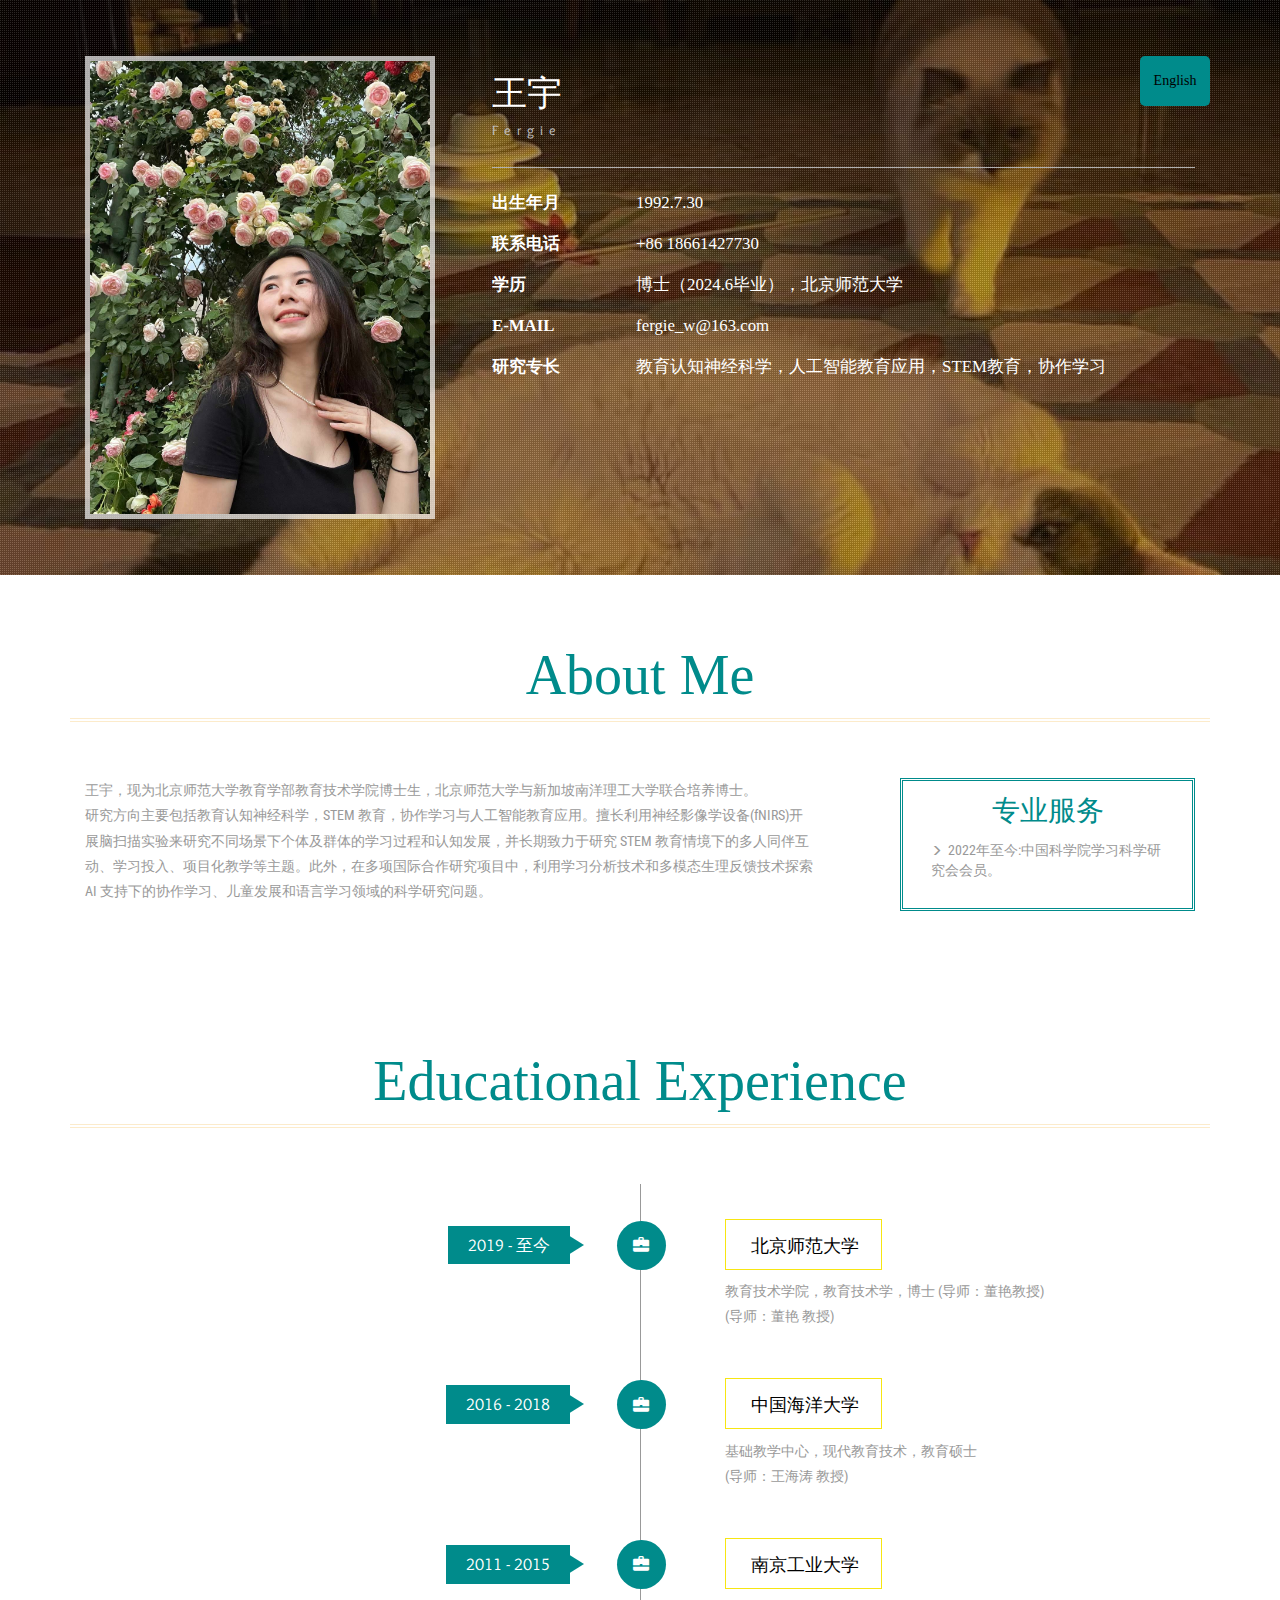
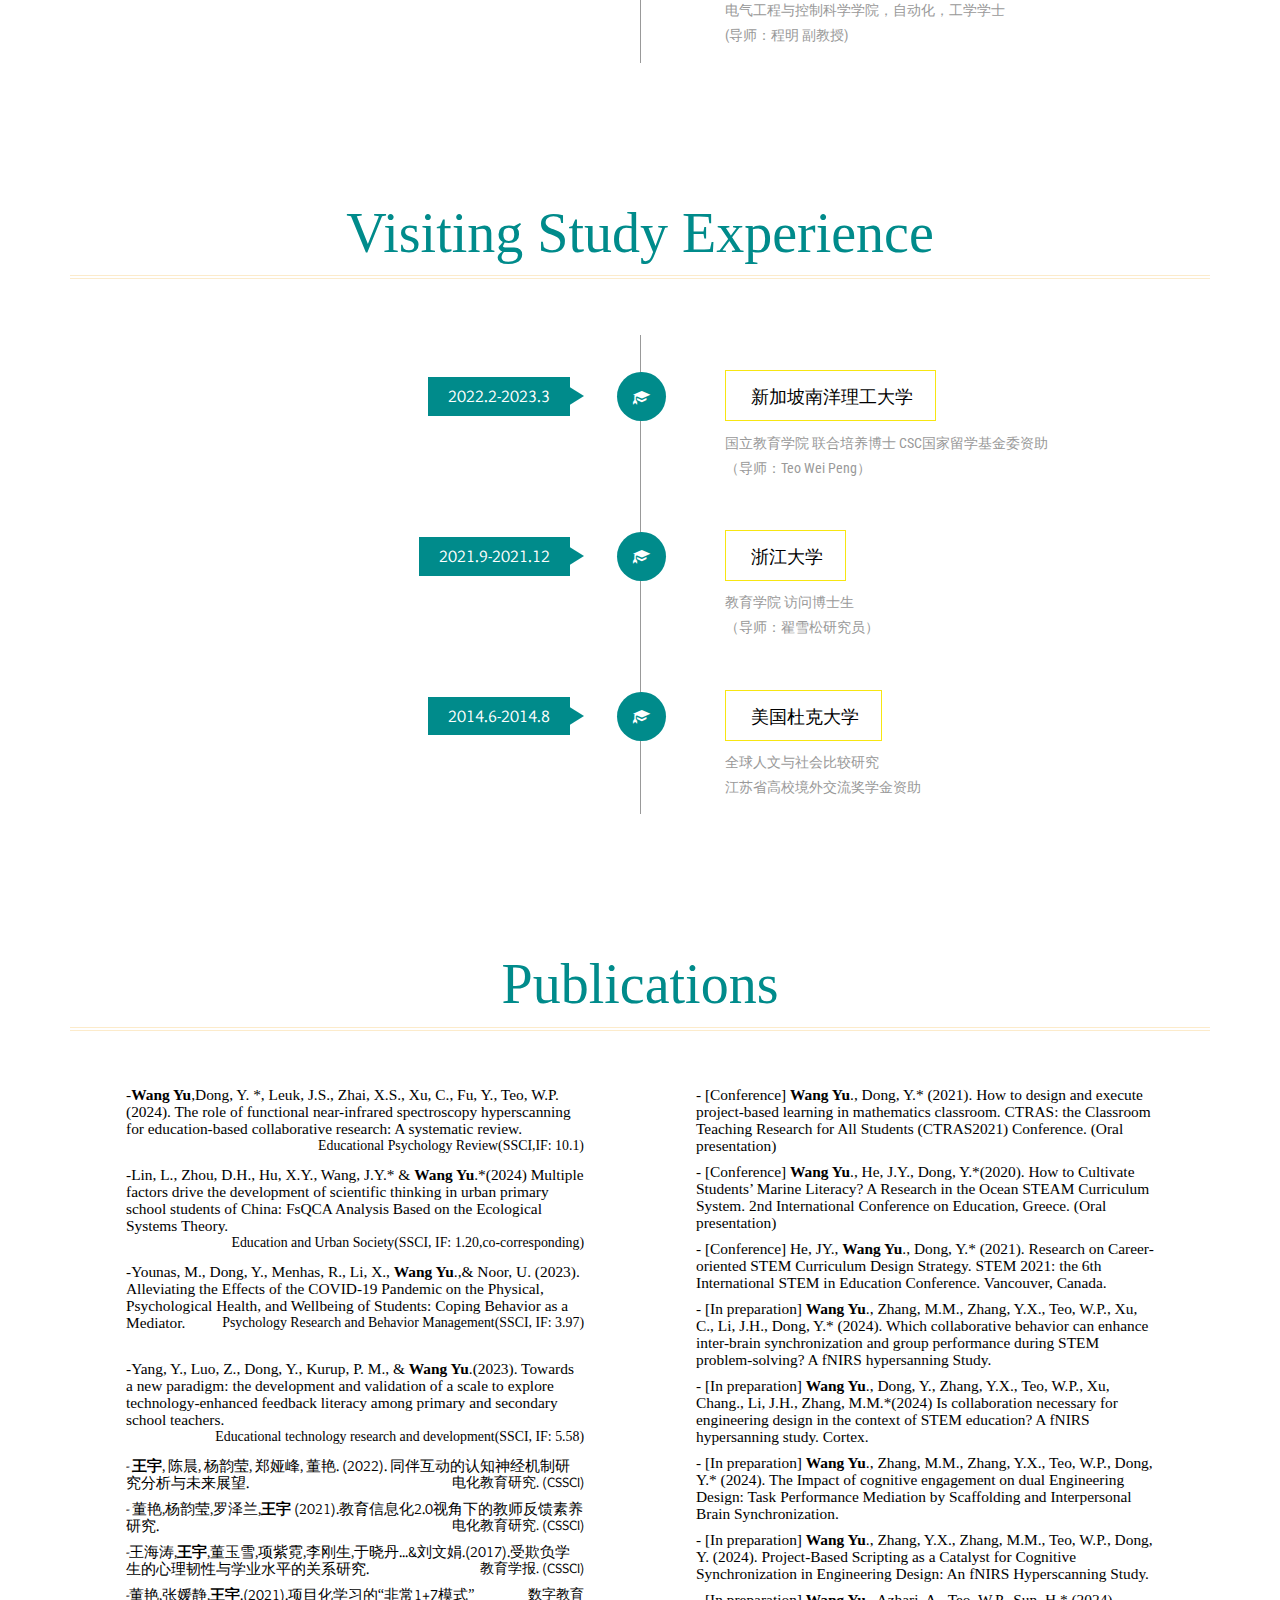
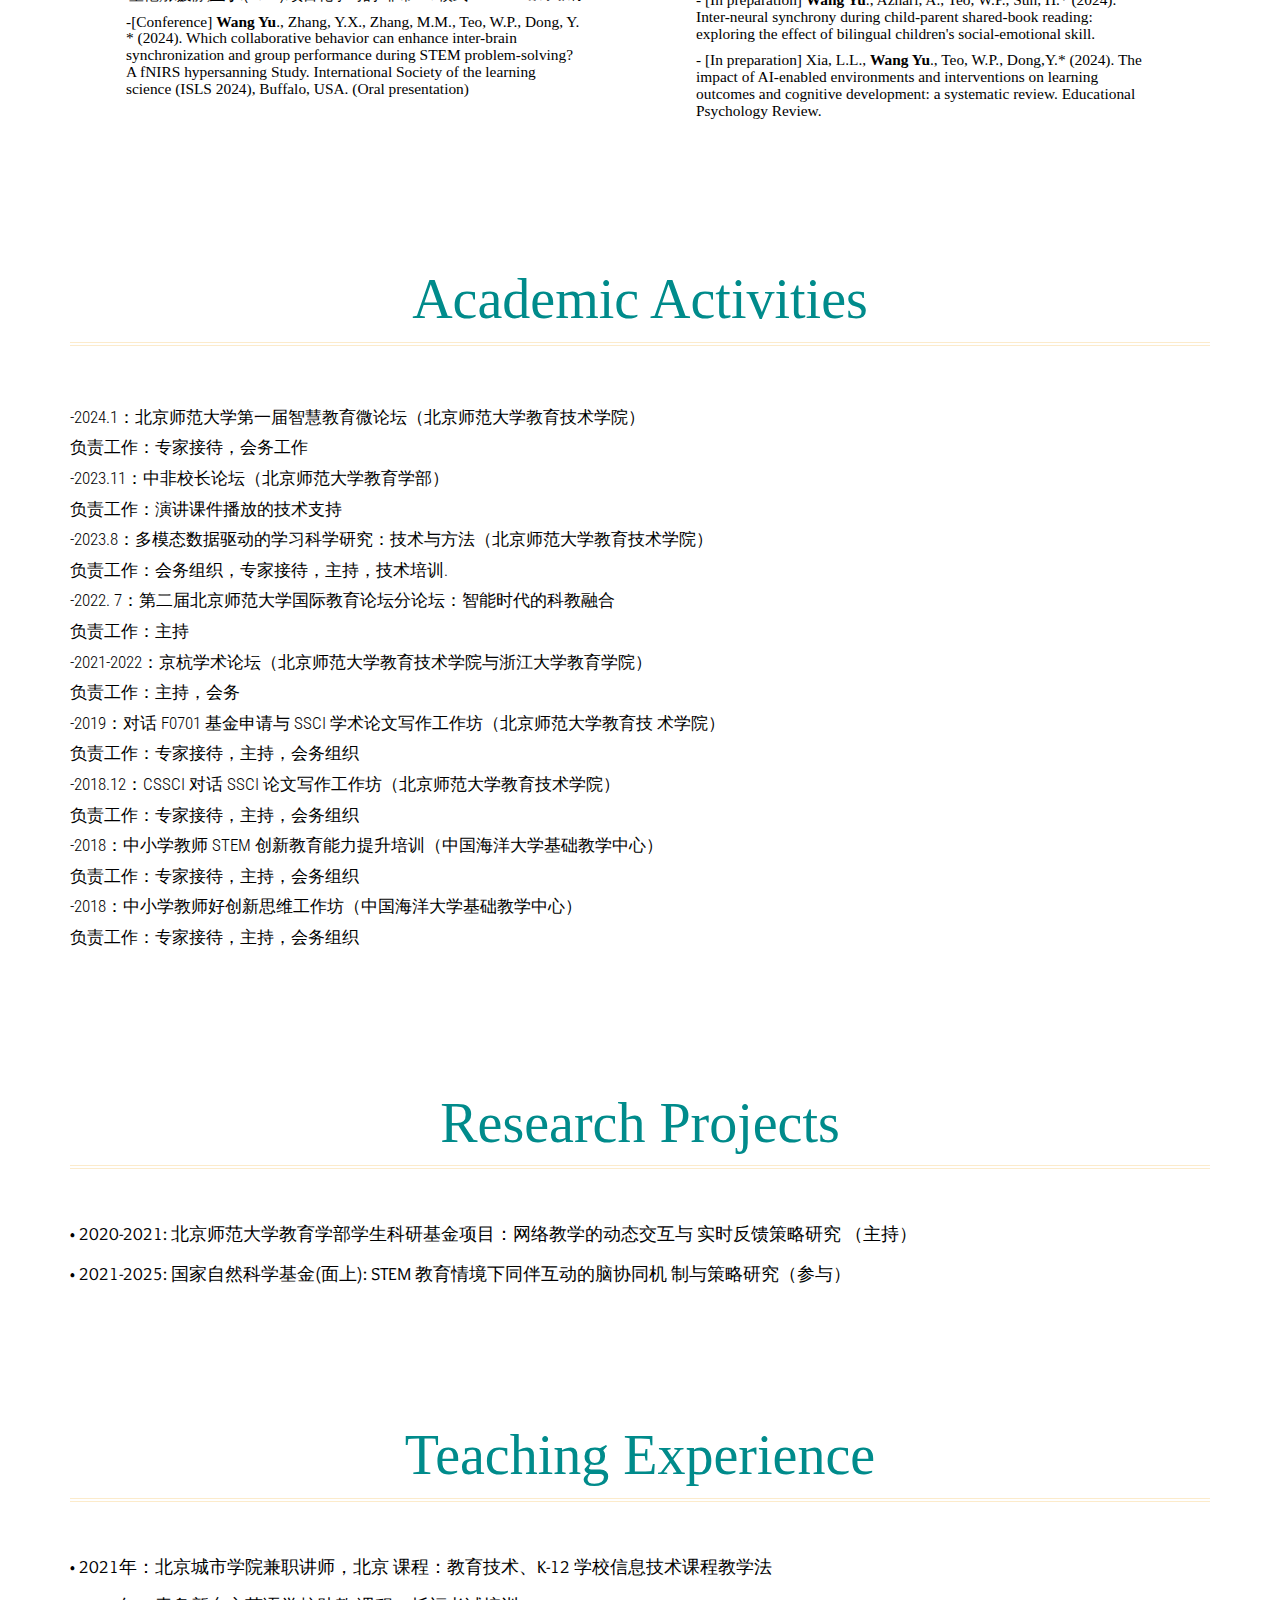
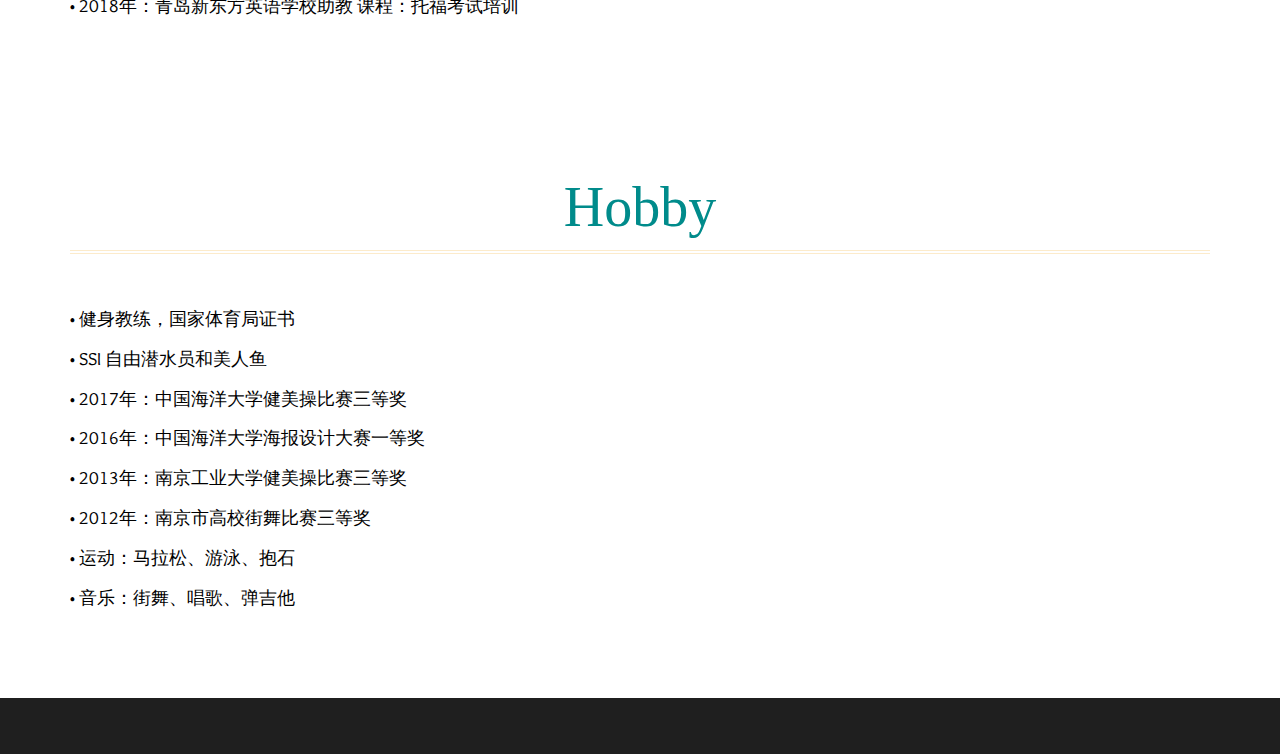
<file: index_Chinese.html>
<!DOCTYPE html>
<html>
<head>
<title>Wang Yu</title>
<!--mobile apps-->
<meta name="viewport" content="width=device-width, initial-scale=1">
<meta http-equiv="Content-Type" content="text/html; charset=utf-8" />
<meta name="keywords" content="" />
<script type="application/x-javascript"> addEventListener("load", function() { setTimeout(hideURLbar, 0); }, false); function hideURLbar(){ window.scrollTo(0,1); } </script>
<!--mobile apps-->
<!--Custom Theme files-->
<link href="css/bootstrap.css" type="text/css" rel="stylesheet" media="all">
<link href="css/style.css" type="text/css" rel="stylesheet" media="all">
<link rel="stylesheet" href="css/swipebox.css">
<!--//Custom Theme files-->
<!--js-->
<script src="js/jquery-1.11.1.min.js"></script> 
<!-- //js -->
<!--web-fonts-->
<link href='http://fonts.useso.com/css?family=Overlock:400,400italic,700,700italic,900,900italic' rel='stylesheet' type='text/css'>
<link href='http://fonts.useso.com/css?family=Roboto+Condensed:400,300,300italic,400italic,700,700italic' rel='stylesheet' type='text/css'>
<!--//web-fonts-->
<!--start-smooth-scrolling-->
<script type="text/javascript" src="js/move-top.js"></script>
<script type="text/javascript" src="js/easing.js"></script>	
<script type="text/javascript">
		jQuery(document).ready(function($) {
			$(".scroll").click(function(event){		
				event.preventDefault();
				$('html,body').animate({scrollTop:$(this.hash).offset().top},1000);
			});
		});
</script>

<!-- <script type="text/javascript">
	var files = [
		"index_English",
		"index_Chinese"
	];
	window.open(files[0],"_blank");
	for (let i = 0; i < files.length; i++) {
		window.open(files[0],"_blank");
		
	}
</script> -->

<!--//end-smooth-scrolling-->
</head>
<body>
	<!--banner-->
	<div id="home" class="banner">
		<div class="banner-info">
			<div class="container">
				<div class="col-md-4 header-left">
					<img src="images/img01.jpg" alt=""/>
				</div>
				<div class="col-md-8 header-right"  style="font-family: 'Times New Roman';">

					<h1>王宇</h1>
					<h6>Fergie</h6>
					<a href="./index1.html"><span>English</span></a>
					<ul class="address">
						<li>
							<ul class="address-text">
								<li><b>出生年月 </b></li>
								<li>1992.7.30</li>
							</ul>
						</li>
						<li>
							<ul class="address-text">
								<li><b>联系电话 </b></li>
								<li>+86 18661427730</li>
							</ul>
						</li>
						<li>
							<ul class="address-text">
								<li><b>学历 </b></li>
								<li>博士（2024.6毕业），北京师范大学</li>
							</ul>
						</li>
						<li>
							<ul class="address-text">
								<li><b>E-MAIL </b></li>
								<li>fergie_w@163.com</li>
							</ul>
						</li>
						<li>
							<ul class="address-text">
								<li><b>研究专长 </b></li>
								<li>教育认知神经科学，人工智能教育应用，STEM教育，协作学习</li>
							</ul>
						</li>
					</ul>
				</div>
				<div class="clearfix"> </div>
			</div>
		</div>
	</div>
	<!--//banner-->
	<!--top-nav-->
	<!-- <div class="top-nav wow">
		<div class="container">
			<div class="navbar-header logo">
				<button type="button" class="navbar-toggle collapsed" data-toggle="collapse" data-target="#bs-example-navbar-collapse-1">
					Menu
				</button>
			</div>
			<div class="collapse navbar-collapse" id="bs-example-navbar-collapse-1">
				<div class="menu">
					<ul class="nav navbar">
						<li><a href="#about" class="scroll" style="font-family: 'Times New Roman';">About</a></li>
						<li><a href="#work" class="scroll" style="font-family: 'Times New Roman';">Educational Experience</a></li>
						<li><a href="#education" class="scroll" style="font-family: 'Times New Roman';">Visiting Study Experience</a></li>
						<li><a href="#skills" class="scroll" style="font-family: 'Times New Roman';">Publications</a></li>
						<li><a href="#contact" class="scroll" style="font-family: 'Times New Roman';">Academic Activities</a></li>
						<li><a href="#projects" class="scroll" style="font-family: 'Times New Roman';">Research Projects</a></li>
						<li><a href="#Teaching" class="scroll" style="font-family: 'Times New Roman';">Teaching Experience</a></li>
						<li><a href="#Hobby" class="scroll" style="font-family: 'Times New Roman';">Hobby</a></li>
					</ul>
					<div class="clearfix"> </div>
				</div>
			</div>
		</div>
	</div>	 -->
	<!--//top-nav-->
	<!--about-->
	<div id="about" class="about">
		<div class="container">
			<h3 class="title" style="font-family: 'Times New Roman';"> About Me</h3>
			<div class="col-md-8 about-left">
				<p>王宇，现为北京师范大学教育学部教育技术学院博士生，北京师范大学与新加坡南洋理工大学联合培养博士。</p>
				<p>研究方向主要包括教育认知神经科学，STEM 教育，协作学习与人工智能教育应用。擅长利用神经影像学设备(fNIRS)开展脑扫描实验来研究不同场景下个体及群体的学习过程和认知发展，并长期致力于研究 STEM 教育情境下的多人同伴互动、学习投入、项目化教学等主题。此外，在多项国际合作研究项目中，利用学习分析技术和多模态生理反馈技术探索 AI 支持下的协作学习、儿童发展和语言学习领域的科学研究问题。</p>
			</div>
			<div class="col-md-4 about-right">
				<ul>
					<h5>专业服务</h5>
					<li><span class="glyphicon glyphicon-menu-right"></span>2022年至今:中国科学院学习科学研究会会员。</li>
					<!-- <li><span class="glyphicon glyphicon-menu-right"></span> 2018：中国海洋大学优秀研究生</li>
					<li><span class="glyphicon glyphicon-menu-right"></span> 2017：中国海洋大学硕士一等奖学金(硕士生)</li>
					<li><span class="glyphicon glyphicon-menu-right"></span> 2013：江苏省高校境外交流奖学金：杜克大学交流项目</li>
					<li><span class="glyphicon glyphicon-menu-right"></span> 2012-2014：南京工业大学：二等、三等奖学金 </li> -->
				</ul>
				<div class="clearfix"> </div>
			</div>
			<div class="clearfix"> </div>
		</div>
	</div>
	<!--//about-->
	<!--work-experience-->
	<div id="work" class="work" style="background-color: #fff;">
		<div class="container">
			<h3 class="title" style="font-family: 'Times New Roman';">Educational Experience</h3>
			<div class="work-info"> 
				<div class="col-md-6 work-left"> 
					<h4>2019 - 至今 </h4>
				</div>
				<div class="col-md-6 work-right"> 
					<h5 style="color: black;"><span class="glyphicon glyphicon-briefcase"> </span> 北京师范大学</h5>
					<p>教育技术学院，教育技术学，博士 (导师：董艳教授) </p>
					<p>(导师：董艳 教授) </p>
				</div>
				<div class="clearfix"> </div>
			</div>
			<div class="work-info"> 
				<div class="col-md-6 work-left"> 
					<h4>2016 - 2018 </h4>
				</div>
				<div class="col-md-6 work-right"> 
					<h5 style="color: black;"><span class="glyphicon glyphicon-briefcase"> </span> 中国海洋大学</h5>
					<p>基础教学中心，现代教育技术，教育硕士 </p>
					<p>(导师：王海涛 教授) </p>
				</div>
				<div class="clearfix"> </div>
			</div>
			<div class="work-info"> 
				<div class="col-md-6 work-left"> 
					<h4>2011 - 2015 </h4>
				</div>
				<div class="col-md-6 work-right"> 
					<h5 style="color: black;"><span class="glyphicon glyphicon-briefcase"> </span> 南京工业大学</h5>
					<p>电气工程与控制科学学院，自动化，工学学士 </p>
					<p>(导师：程明 副教授) </p>
				</div>
				<div class="clearfix"> </div>
			</div>
		</div>
	</div>
	<!--//work-experience-->
	<!--education-->
	<div id="education" class="education">
		<div class="container">
			<h3 class="title" style="font-family: 'Times New Roman';">Visiting Study Experience</h3>
			<div class="work-info"> 
				<div class="col-md-6 work-left"> 
					<h4>2022.2-2023.3</h4>
				</div>
				<div class="col-md-6 work-right"> 
					<h5><span class="glyphicon glyphicon-education"> </span> 新加坡南洋理工大学</h5>
					<p>国立教育学院 联合培养博士 CSC国家留学基金委资助</p>
					<p>（导师：Teo Wei Peng）</p>
				</div>
				<div class="clearfix"> </div>
			</div>
			<div class="work-info"> 
				<div class="col-md-6 work-left"> 
					<h4>2021.9-2021.12</h4>
				</div>
				<div class="col-md-6 work-right"> 
					<h5><span class="glyphicon glyphicon-education"> </span> 浙江大学</h5>
					<p>教育学院 访问博士生</p>
					<p>（导师：翟雪松研究员）</p>
				</div>
				<div class="clearfix"> </div>
			</div>
			<div class="work-info"> 
				<div class="col-md-6 work-left"> 
					<h4>2014.6-2014.8</h4>
				</div>
				<div class="col-md-6 work-right"> 
					<h5><span class="glyphicon glyphicon-education"> </span> 美国杜克大学</h5>
					<p>全球人文与社会比较研究 </p>
					<p>江苏省高校境外交流奖学金资助 </p>
				</div>
				<div class="clearfix"> </div>
			</div>
		</div>
	</div>
	<!--//education-->
	<!--contact -->

	<!--//contact -->
	<!--skills-->
	<div id="skills" class="skills" style="background: white; color: black;">
		<div class="container">
			<h3 class="title" style="font-family: 'Times New Roman';">Publications</h3>
			<div class="skills-info">
				<div class="col-md-6 bar-grids">
					<h6 style="font-family: 'Times New Roman'; color: black;">-<b>Wang Yu</b>,Dong, Y. *, Leuk, J.S., Zhai, X.S., Xu, C., Fu, Y., Teo, W.P. (2024). The role of functional near-infrared spectroscopy hyperscanning for education-based collaborative research: A systematic review.<span> Educational Psychology Review(SSCI,IF: 10.1) </span></h6>
			<br>
					<h6 style="font-family: 'Times New Roman';color: black;">-Lin, L., Zhou, D.H., Hu, X.Y., Wang, J.Y.* & <b>Wang Yu</b>.*(2024) Multiple factors drive the development of scientific thinking in urban primary school students of China: FsQCA Analysis Based on the Ecological Systems Theory. <br> <span> Education and Urban Society(SSCI, IF: 1.20,co-corresponding) </span></h6>
			<br>
					<h6 style="font-family: 'Times New Roman';color: black;">-Younas, M., Dong, Y., Menhas, R., Li, X., <b>Wang Yu</b>.,& Noor, U. (2023). Alleviating the Effects of the COVID-19 Pandemic on the Physical, Psychological Health, and Wellbeing of Students: Coping Behavior as a Mediator.<span> Psychology Research and Behavior Management(SSCI, IF: 3.97) </span></h6>
			<br>
					<h6 style="font-family: 'Times New Roman';color: black;">-Yang, Y., Luo, Z., Dong, Y., Kurup, P. M., & <b>Wang Yu</b>.(2023). Towards a new paradigm: the development and validation of a scale to explore technology-enhanced feedback literacy among primary and secondary school teachers. <span> Educational technology research and development(SSCI, IF: 5.58) </span></h6>
			<br>									
			<!-- <h6 style="font-family: 'Times New Roman';color: black;">- <b>Wang Yu</b>, Chen Chen, Yang Yunying, Zheng Yafeng, & Dong Yan.  (2022). Research Analysis and Future Prospects of the Cognitive Neural Mechanism of Peer Interaction. E-education Research (02), 26-33. (CSSCI, in Chinese) </span></h6> -->
							<h6 style="color: black;">- <b>王宇</b>, 陈晨, 杨韵莹, 郑娅峰, 董艳.  (2022). 同伴互动的认知神经机制研究分析与未来展望. <span> 电化教育研究. (CSSCI) </span></h6>
			<!-- <h6 style="color: black;">-Dong Yan, Yang Yunying, Luo Zelan, <b>Wang Yu</b> (2021). Study on Teacher Feedback Literacy from the Perspective of Educational Informatization 2.0. E-education Research (08) (CSSCI, in Chinese) </span></h6> -->
							<h6 style="color: black;">- 董艳,杨韵莹,罗泽兰,<b>王宇</b> (2021).教育信息化2.0视角下的教师反馈素养研究.<span> 电化教育研究. (CSSCI) </span></h6>
			<!-- <h6 style="color: black;">-Wang Haitao, <b>Wang Yu</b>, Dong Yuxue, Xiang Zini, Li Gangsheng, Yu Xiaodan… & Liu Wenjuan. (2017). A Study on the Relationship between Bullied Students’ Psychological Resilience and Academic Performance. Journal of Educational studies (06), 77-82. (CSSCI, in Chinese)</span></h6> -->
							<h6 style="color: black;">-王海涛,<b>王宇</b>,董玉雪,项紫霓,李刚生,于晓丹...&刘文娟.(2017).受欺负学生的心理韧性与学业水平的关系研究.<span> 教育学报. (CSSCI) </span></h6>
			<!-- <h6 style="font-family: 'Times New Roman';color: black;">-Dong Yan, Zhang Yuanjing, <b>Wang Yu</b>. (2021). “1+7 Model” of Project-Based Learning. Digital Education (03) (in Chinese) </span></h6> -->
							<h6 style="color: black;">-董艳,张媛静,<b>王宇</b>.(2021).项目化学习的“非常1+7模式”<span> 数字教育 </span></h6>
							<h6 style="font-family: 'Times New Roman';color: black;">-[Conference] <b>Wang Yu</b>., Zhang, Y.X., Zhang, M.M., Teo, W.P., Dong, Y. * (2024). Which collaborative behavior can enhance inter-brain synchronization and group performance during STEM problem-solving? A fNIRS hypersanning Study. International Society of the learning science (ISLS 2024), Buffalo, USA. (Oral presentation) </span></h6>
							
				</div>
				<div class="col-md-6 bar-grids">
					<h6 style="font-family: 'Times New Roman';color: black;">- [Conference] <b>Wang Yu</b>., Dong, Y.* (2021). How to design and execute project-based learning in mathematics classroom. CTRAS: the Classroom Teaching Research for All Students (CTRAS2021) Conference. (Oral presentation) </span></h6>                        
					<h6 style="font-family: 'Times New Roman';color: black;">- [Conference] <b>Wang Yu</b>., He, J.Y., Dong, Y.*(2020). How to Cultivate Students’ Marine Literacy? A Research in the Ocean STEAM Curriculum System. 2nd International Conference on Education, Greece. (Oral presentation)</span></h6>
					<h6 style="font-family: 'Times New Roman';color: black;">- [Conference] He, JY., <b>Wang Yu</b>., Dong, Y.* (2021). Research on Career-oriented STEM Curriculum Design Strategy. STEM 2021: the 6th International STEM in Education Conference.  Vancouver, Canada.</span></h6>
          

          <h6 style="font-family: 'Times New Roman';color: black;">- [In preparation] <b>Wang Yu</b>., Zhang, M.M., Zhang, Y.X., Teo, W.P., Xu, C., Li, J.H., Dong, Y.* (2024). Which collaborative behavior can enhance inter-brain synchronization and group performance during STEM problem-solving? A fNIRS hypersanning Study. </span></h6>

          <h6 style="font-family: 'Times New Roman';color: black;">- [In preparation] <b>Wang Yu</b>., Dong, Y., Zhang, Y.X., Teo, W.P., Xu, Chang., Li, J.H., Zhang, M.M.*(2024) Is collaboration necessary for engineering design in the context of STEM education? A fNIRS hypersanning study. Cortex. </span></h6>

          <h6 style="font-family: 'Times New Roman';color: black;">- [In preparation] <b>Wang Yu</b>., Zhang, M.M., Zhang, Y.X., Teo, W.P., Dong, Y.* (2024). The Impact of cognitive engagement on dual Engineering Design: Task Performance Mediation by Scaffolding and Interpersonal Brain Synchronization.  </span></h6>

          <h6 style="font-family: 'Times New Roman';color: black;">- [In preparation] <b>Wang Yu</b>., Zhang, Y.X., Zhang, M.M., Teo, W.P., Dong, Y. (2024). Project-Based Scripting as a Catalyst for Cognitive Synchronization in Engineering Design: An fNIRS Hyperscanning Study.  </span></h6>

          <h6 style="font-family: 'Times New Roman';color: black;">- [In preparation] <b>Wang Yu</b>., Azhari, A., Teo, W.P., Sun, H.* (2024). Inter-neural synchrony during child-parent shared-book reading: exploring the effect of bilingual children's social-emotional skill.  </span></h6>
					<h6 style="font-family: 'Times New Roman';color: black;">- [In preparation] Xia, L.L., <b>Wang Yu</b>., Teo, W.P., Dong,Y.* (2024). The impact of AI-enabled environments and interventions on learning outcomes and cognitive development: a systematic review. Educational Psychology Review.  </span></h6>
				</div>
				<div class="clearfix"> </div>
			</div>
		</div>
	</div>
	<!--//education-->
	<div class="welcome contact" id="contact" style="background-color: #fff;">
		<div class="container">
			<h3 class="title" style="font-family: 'Times New Roman';">Academic Activities</h3>
			<div class="skills-info">
				<div  style="padding-left: 0px;">
					<p style="font-size: 17px;color: black;">-2024.1：北京师范大学第一届智慧教育微论坛（北京师范大学教育技术学院）</p>
					<p style="font-size: 17px;color: black;">负责工作：专家接待，会务工作</p>
					<p style="font-size: 17px;color: black;">-2023.11：中非校长论坛（北京师范大学教育学部）</p>
					<p style="font-size: 17px;color: black;">负责工作：演讲课件播放的技术支持</p>
					<p style="font-size: 17px;color: black;">-2023.8：多模态数据驱动的学习科学研究：技术与方法（北京师范大学教育技术学院）</p>
					<p style="font-size: 17px;color: black;">负责工作：会务组织，专家接待，主持，技术培训.</p>
					<p style="font-size: 17px;color: black;">-2022. 7：第二届北京师范大学国际教育论坛分论坛：智能时代的科教融合</p>
					<p style="font-size: 17px;color: black;">负责工作：主持</p>
					<p style="font-size: 17px;color: black;">-2021-2022：京杭学术论坛（北京师范大学教育技术学院与浙江大学教育学院）</p>
					<p style="font-size: 17px;color: black;">负责工作：主持，会务</p>
					<p style="font-size: 17px;color: black;">-2019：对话 F0701 基金申请与 SSCI 学术论文写作工作坊（北京师范大学教育技
						术学院）</p>
					<p style="font-size: 17px;color: black;">负责工作：专家接待，主持，会务组织</p>
					<p style="font-size: 17px;color: black;">-2018.12：CSSCI 对话 SSCI 论文写作工作坊（北京师范大学教育技术学院）</p>
					<p style="font-size: 17px;color: black;">负责工作：专家接待，主持，会务组织</p>
					<p style="font-size: 17px;color: black;">-2018：中小学教师 STEM 创新教育能力提升培训（中国海洋大学基础教学中心）</p>
					<p style="font-size: 17px;color: black;">负责工作：专家接待，主持，会务组织</p>
					<p style="font-size: 17px;color: black;">-2018：中小学教师好创新思维工作坊（中国海洋大学基础教学中心）</p>
					<p style="font-size: 17px;color: black;">负责工作：专家接待，主持，会务组织</p>
				</div>
				
			</div>
		</div>
	</div>
	<!--portfolio-->
	<!-- Projsects -->
	<div id="projects" class="portfolio">
		<div class="container">
			<h3 class="title" style="font-family: 'Times New Roman';">Research Projects</h3>
			<div class="skills-info">
				<div  style="padding-left: 0px;color: black;">
					<h3 style="font-size: 18px;">• 2020-2021: 北京师范大学教育学部学生科研基金项目：网络教学的动态交互与
						实时反馈策略研究<span> （主持）</span></h3>
						<br>
					<h3 style="font-size: 18px;">• 2021-2025: 国家自然科学基金(面上): STEM 教育情境下同伴互动的脑协同机
						制与策略研究<span>（参与）</span></h3>
						<p></p>
					</div>
			</div>
		</div>
	</div>
<!-- Teaching -->
	<div class="welcome contact" id="Teaching" style="background-color: #fff; ">
		<div class="container">
			<h3 class="title" style="font-family: 'Times New Roman';">Teaching Experience</h3>
			<div class="skills-info">
				<div  style="padding-left: 0px;color: black;">
					<h3 style="font-size: 18px;">• 2021年：北京城市学院兼职讲师，北京
						课程：教育技术、K-12 学校信息技术课程教学法</h3>
					<br>
					
					<h3 style="font-size: 18px;">• 2018年：青岛新东方英语学校助教
						课程：托福考试培训</h3>
					<br>
				</div>
			</div>
		</div>
	</div>
	<!-- Hobby -->
	<div class="welcome contact" id="Hobby" style="background-color: #fff;">
		<div class="container">
			<h3 class="title" style="font-family: 'Times New Roman';">Hobby</h3>
			<div class="skills-info">
				<div  style="padding-left: 0px;color: black;">
					<h3 style="font-size: 18px;">• 健身教练，国家体育局证书</h3>
								<br>
				
								<h3 style="font-size: 18px;">• SSI 自由潜水员和美人鱼</h3>
								<br>
							
								<h3 style="font-size: 18px;">• 2017年：中国海洋大学健美操比赛三等奖</h3>
								<br>
							
								<h3 style="font-size: 18px;">• 2016年：中国海洋大学海报设计大赛一等奖</h3>
								<br>
								<h3 style="font-size: 18px;">• 2013年：南京工业大学健美操比赛三等奖</h3>
								<br>
								<h3 style="font-size: 18px;">• 2012年：南京市高校街舞比赛三等奖</h3>
								<br>
								<h3 style="font-size: 18px;">• 运动：马拉松、游泳、抱石</h3>
								<br>
								<h3 style="font-size: 18px;">• 音乐：街舞、唱歌、弹吉他</h3>
								<br>
					</div>
			</div>
		</div>
	</div>
	<!-- <div id="projects" class="portfolio">
		<div class="container">
			<h3 class="title wow zoomInLeft animated" data-wow-delay=".5s">My Projects</h3>
			<div class="sap_tabs">			
				<div id="horizontalTab" style="display: block; width: 100%; margin: 0px;">
					<ul class="resp-tabs-list wow fadeInUp animated" data-wow-delay=".7s">
						<li class="resp-tab-item"><span>Research Projects</span></li>
						<li class="resp-tab-item"><span>Hobby</span></li>
						<li class="resp-tab-item"><span>Teaching Experience</span></li>				
					</ul>	
					<div class="clearfix"> </div>	
					<div class="resp-tabs-container">
						<div class="tab-1 resp-tab-content">
							<div class="tab_img">
								<h3 style="font-size: 18px;">• 2020-2021: 北京师范大学教育学部学生科研基金项目：网络教学的动态交互与
									实时反馈策略研究<span> （主持）</span></h3>
									<br>
								<h3 style="font-size: 18px;">• 2021-2025: 国家自然科学基金(面上): STEM 教育情境下同伴互动的脑协同机
									制与策略研究<span>（参与）</span></h3>
									<p></p>
								
								
								<div class="clearfix"> </div>
							</div>
						</div>
						<div class="tab-1 resp-tab-content">
							<div class="tab_img">
								<h3 style="font-size: 18px;">• 健身教练，国家体育局证书</h3>
								<br>
				
								<h3 style="font-size: 18px;">• SSI 自由潜水员和美人鱼</h3>
								<br>
							
								<h3 style="font-size: 18px;">• 2017年：中国海洋大学健美操比赛三等奖</h3>
								<br>
							
								<h3 style="font-size: 18px;">• 2016年：中国海洋大学海报设计大赛一等奖</h3>
								<br>
								<h3 style="font-size: 18px;">• 2013年：南京工业大学健美操比赛三等奖</h3>
								<br>
								<h3 style="font-size: 18px;">• 2012年：南京市高校街舞比赛三等奖</h3>
								<br>
								<h3 style="font-size: 18px;">• 运动：马拉松、游泳、抱石</h3>
								<br>
								<h3 style="font-size: 18px;">• 音乐：街舞、唱歌、弹吉他</h3>
								<br>
								<div class="clearfix"> </div>
							</div>
						</div>
						<div class="tab-1 resp-tab-content">
							<div class="tab_img">
								<h3 style="font-size: 18px;">• 2021年：北京城市学院兼职讲师，北京
									课程：教育技术、K-12 学校信息技术课程教学法</h3>
								<br>
								
								<h3 style="font-size: 18px;">• 2018年：青岛新东方英语学校助教
									课程：托福考试培训</h3>
								<br>
							
						
								<div class="clearfix"> </div>
							</div>
						</div>
						
					</div>
				</div>
			</div>
			
		</div>
	</div> -->

	<!--//portfolio-->
	
	<!--footer-->
	<div class="footer">
		<div class="container">
			
		</div>
	</div>
	<!--//footer-->
	<!--smooth-scrolling-of-move-up-->
	<script type="text/javascript">
		$(document).ready(function() {
		
			var defaults = {
				containerID: 'toTop', // fading element id
				containerHoverID: 'toTopHover', // fading element hover id
				scrollSpeed: 1200,
				easingType: 'linear' 
			};
			
			$().UItoTop({ easingType: 'easeOutQuart' });
			
		});
	</script>
	<!--//smooth-scrolling-of-move-up-->
	<!-- Bootstrap core JavaScript
    ================================================== -->
    <!-- Placed at the end of the document so the pages load faster -->
    <script src="js/bootstrap.js"></script>
</body>
</html>
</file>
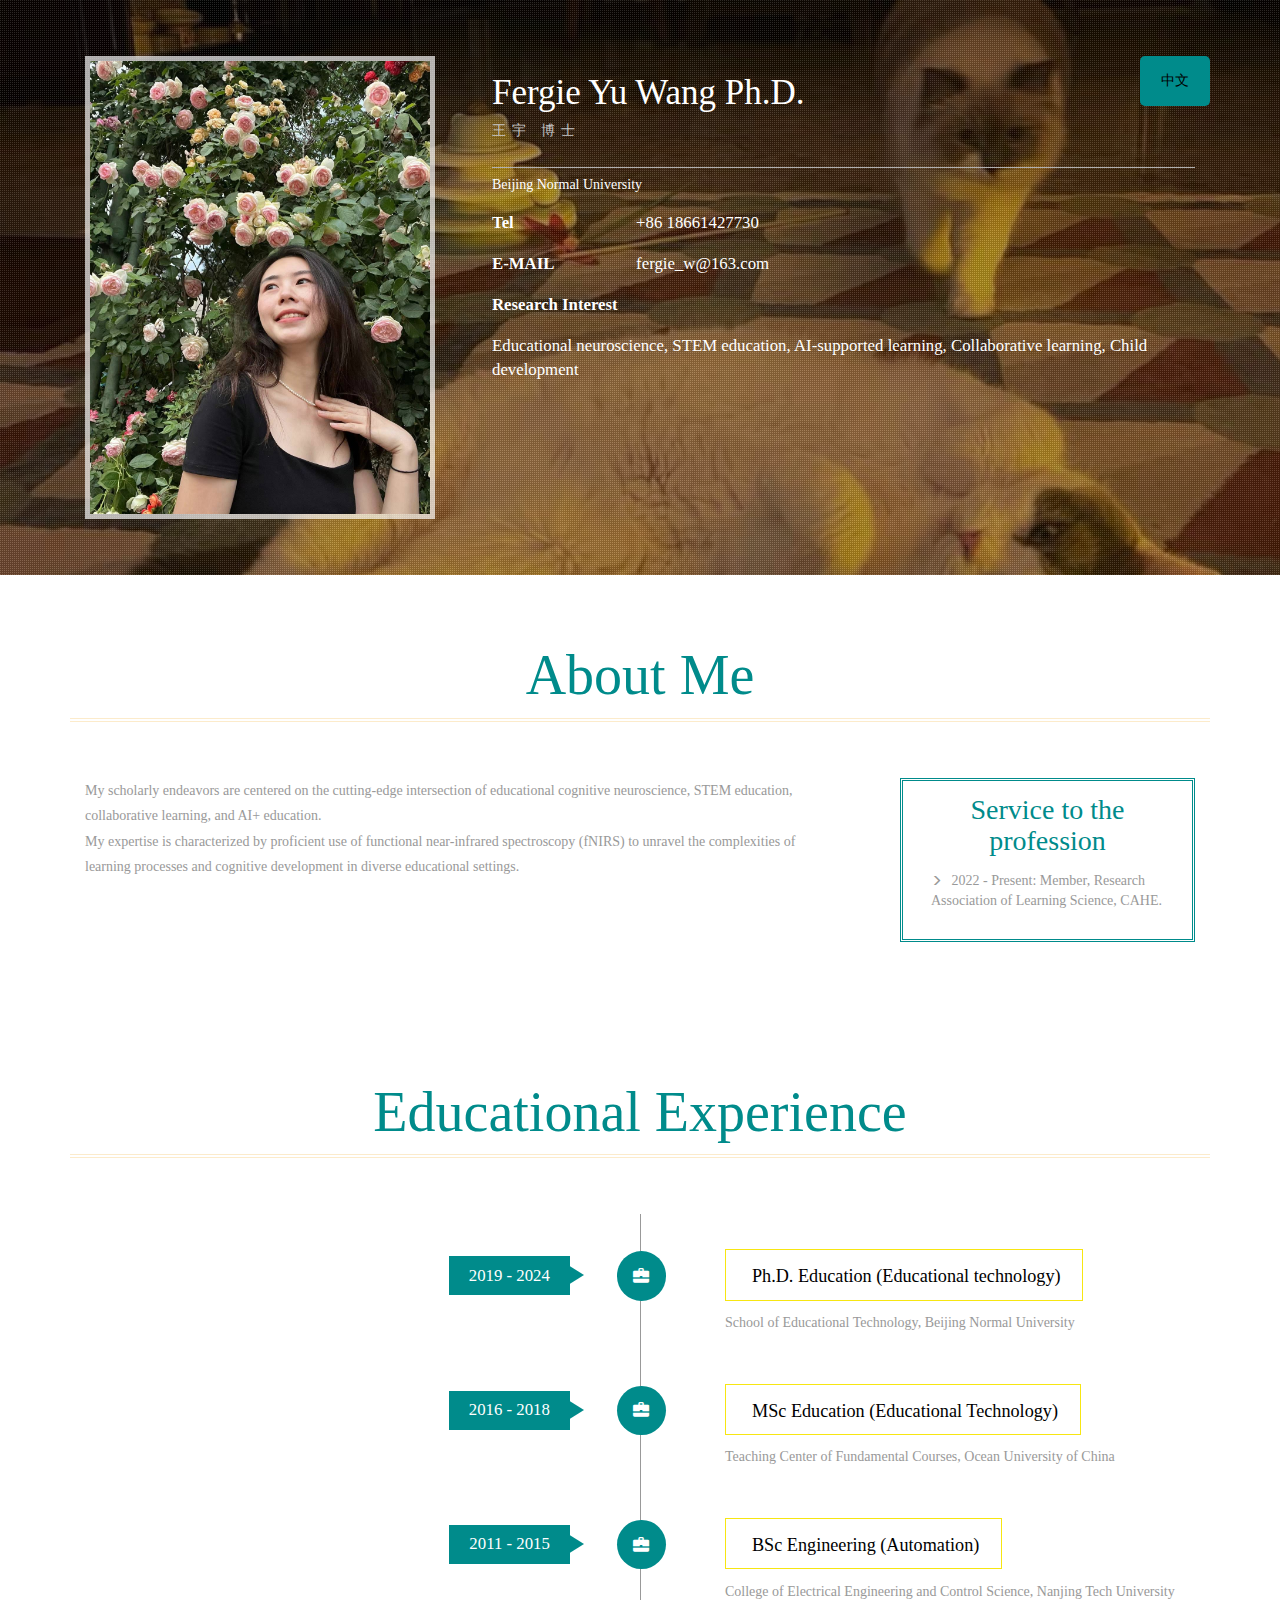
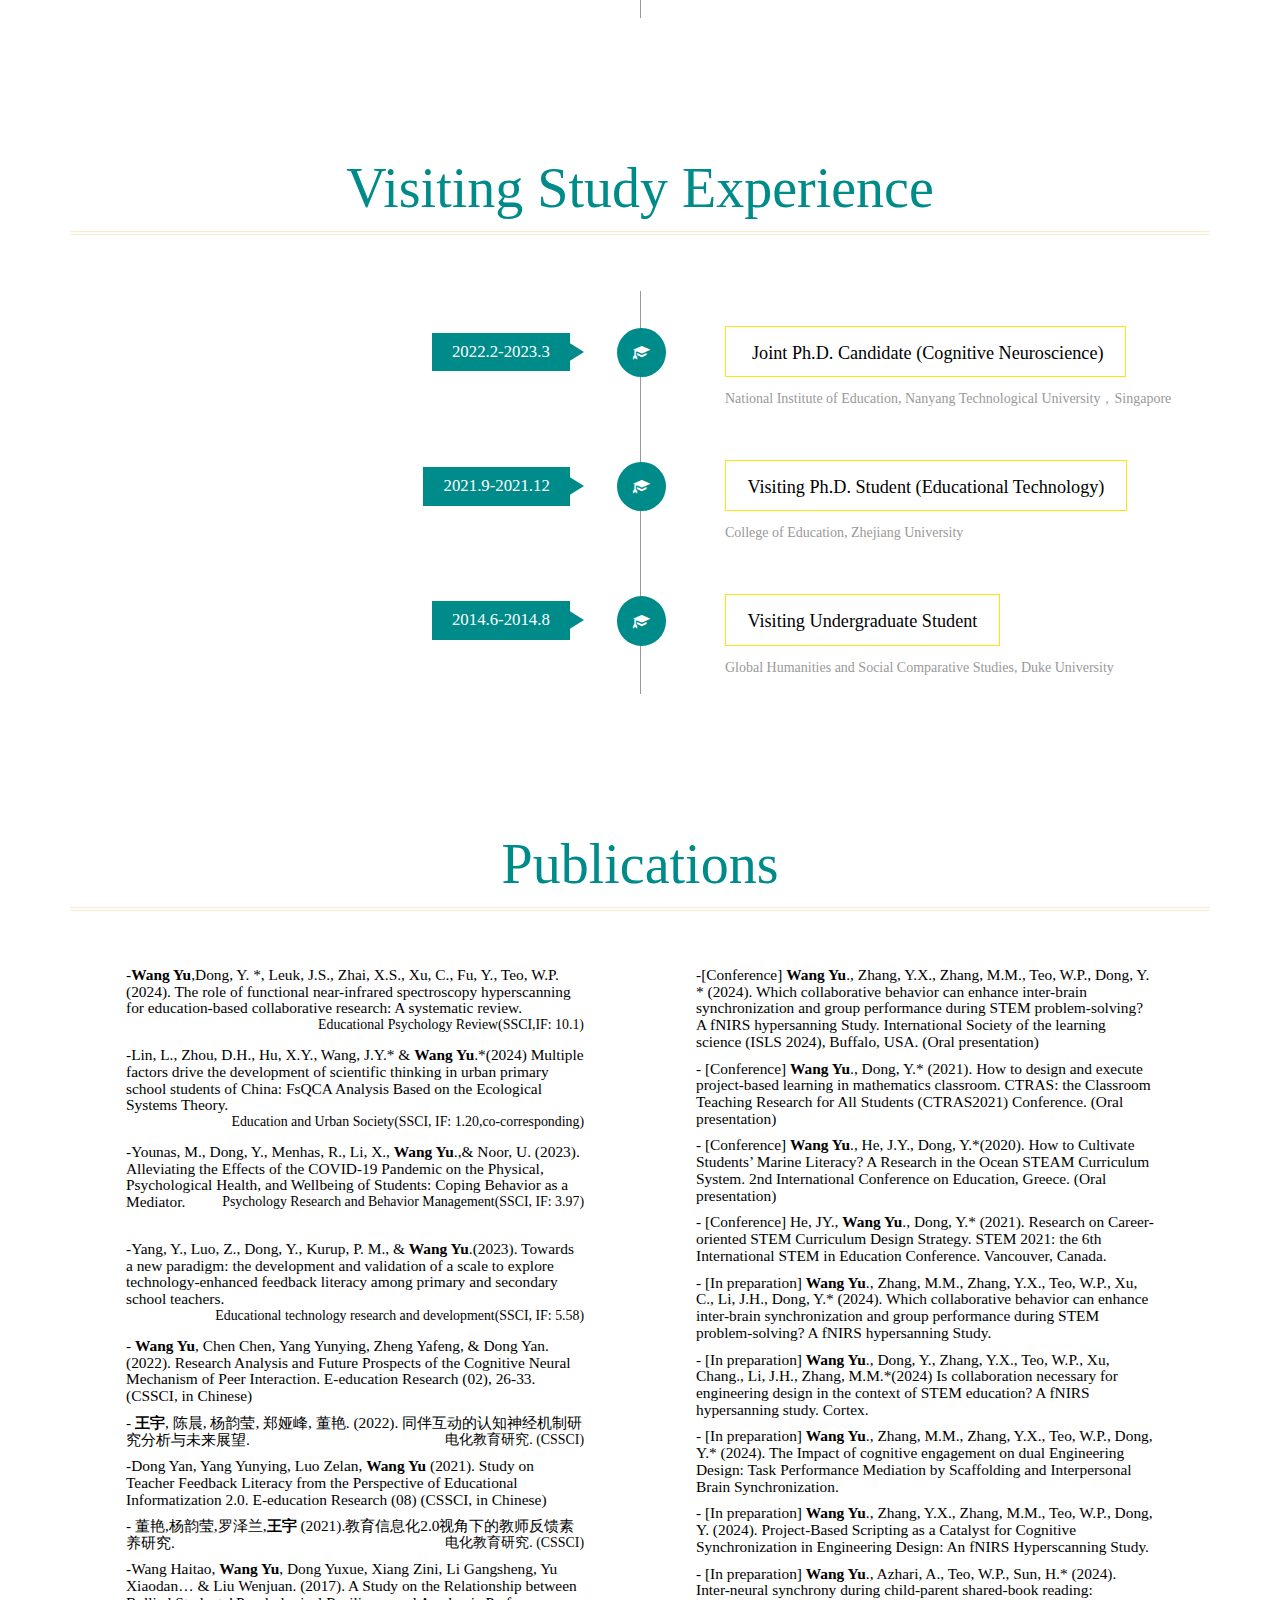
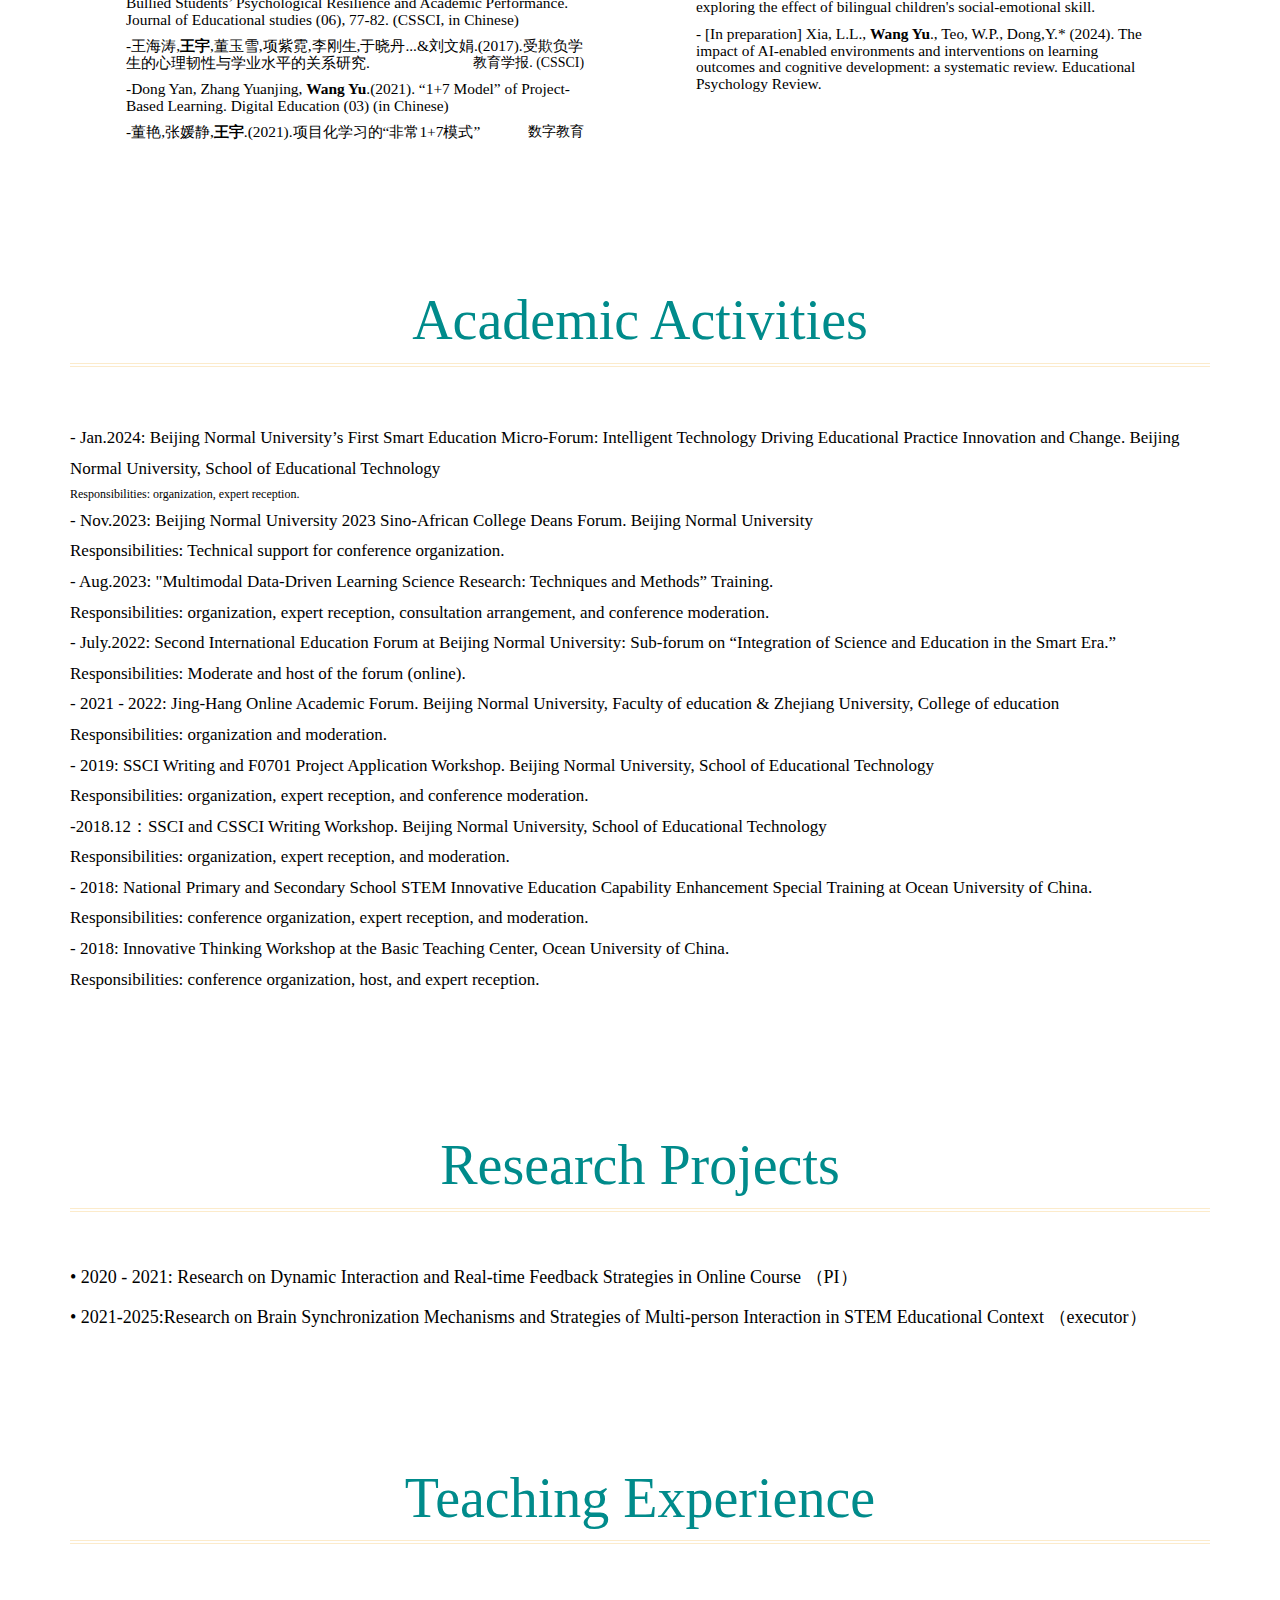
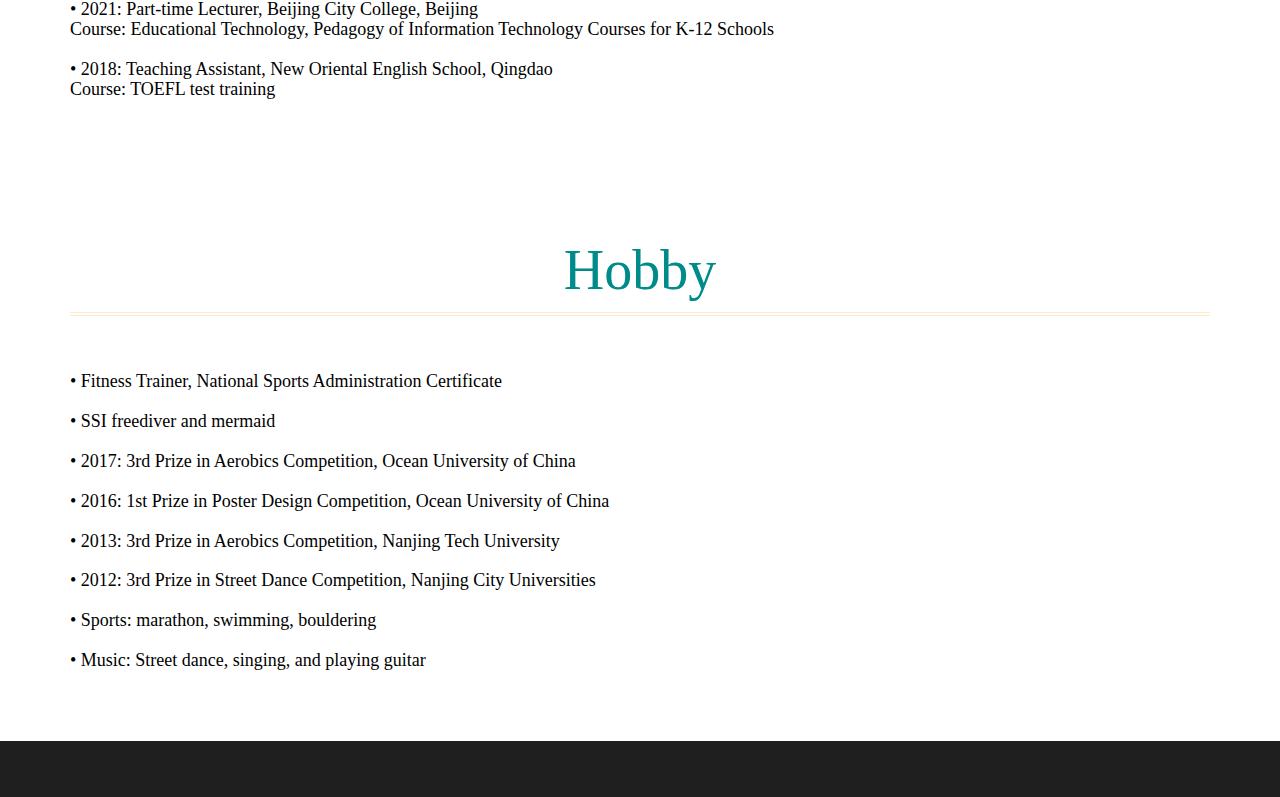
<file: index_English.html>
<!DOCTYPE html>
<html>
<head>
<title>Wang Yu</title>
<!--mobile apps-->
<meta name="viewport" content="width=device-width, initial-scale=1">
<meta http-equiv="Content-Type" content="text/html; charset=utf-8" />
<meta name="keywords" content="" />
<script type="application/x-javascript"> addEventListener("load", function() { setTimeout(hideURLbar, 0); }, false); function hideURLbar(){ window.scrollTo(0,1); } </script>
<!--mobile apps-->
<!--Custom Theme files-->
<link href="css/bootstrap.css" type="text/css" rel="stylesheet" media="all">
<link href="css/style.css" type="text/css" rel="stylesheet" media="all">
<link rel="stylesheet" href="css/swipebox.css">
<!--//Custom Theme files-->
<!--js-->
<script src="js/jquery-1.11.1.min.js"></script> 
<!-- //js -->
<!--web-fonts-->
<link href='http://fonts.useso.com/css?family=Overlock:400,400italic,700,700italic,900,900italic' rel='stylesheet' type='text/css'>
<link href='http://fonts.useso.com/css?family=Roboto+Condensed:400,300,300italic,400italic,700,700italic' rel='stylesheet' type='text/css'>
<!--//web-fonts-->
<!--start-smooth-scrolling-->
<script type="text/javascript" src="js/move-top.js"></script>
<script type="text/javascript" src="js/easing.js"></script>	
<script type="text/javascript">
		jQuery(document).ready(function($) {
			$(".scroll").click(function(event){		
				event.preventDefault();
				$('html,body').animate({scrollTop:$(this.hash).offset().top},1000);
			});
		});
</script>
<!--//end-smooth-scrolling-->
</head>
<body>
	<!--banner-->
	<div id="home" class="banner">
		<div class="banner-info">
			<div class="container">
				<div class="col-md-4 header-left">
					<img src="images/img01.jpg" alt=""/>
				</div>
				<div class="col-md-8 header-right" style="font-family: 'Times New Roman';">
					
					<h1 style="font-family: 'Times New Roman';">Fergie Yu Wang Ph.D.</h1>
					<h6>王宇 博士</h6>
					<a href="./index.html"><span>中文</span></a>
					
					<ul class="address">
						<ul class="address-text">
							<li style="font-family: 'Times New Roman'; color: #fff;">Beijing Normal University</li>
						</ul>
						<li>
							<ul class="address-text">
								<li><b>Tel </b></li>
								<li>+86 18661427730</li>
							</ul>
						</li>
						<li>
							<!-- <ul class="address-text">
								<li><b>Degree </b></li>
								<li style="font-family: 'Times New Roman';">Beijing Normal University</li>
							</ul> -->
						</li>
						<li>
							<ul class="address-text">
								<li><b>E-MAIL </b></li>
								<li style="font-family: 'Times New Roman';">fergie_w@163.com</li>
							</ul>
						</li>
						<li>
							<ul class="address-text" style="font-family: 'Times New Roman';">
								<li><b style="display: inline-block; width: 130px;">Research Interest </b></li>
								<li>Educational neuroscience, STEM education, AI-supported learning, Collaborative learning, Child development</li>
							</ul>
						</li>
					</ul>
				</div>
				<div class="clearfix"> </div>
			</div>
		</div>
	</div>
	<!--//banner-->
	<!--top-nav-->
	<!-- <div class="top-nav wow">
		<div class="container">
			<div class="navbar-header logo">
				<button type="button" class="navbar-toggle collapsed" data-toggle="collapse" data-target="#bs-example-navbar-collapse-1">
					Menu
				</button>
			</div>
			<div class="collapse navbar-collapse" id="bs-example-navbar-collapse-1">
				<div class="menu">
					<ul class="nav navbar" style="font-family: 'Times New Roman';">
						<li><a href="#about" class="scroll" style="font-family: 'Times New Roman';">About</a></li>
						<li><a href="#work" class="scroll" style="font-family: 'Times New Roman';">Educational Experience</a></li>
						<li><a href="#education" class="scroll" style="font-family: 'Times New Roman';">Visiting Study Experience</a></li>
						<li><a href="#skills" class="scroll" style="font-family: 'Times New Roman';">Publications</a></li>
						<li><a href="#contact" class="scroll" style="font-family: 'Times New Roman';">Academic Activities</a></li>
						<li><a href="#projects" class="scroll" style="font-family: 'Times New Roman';">Research Projects</a></li>
						<li><a href="#Teaching" class="scroll" style="font-family: 'Times New Roman';">Teaching Experience</a></li>
						<li><a href="#Hobby" class="scroll" style="font-family: 'Times New Roman';">Hobby</a></li>
					</ul>
					<div class="clearfix"> </div>
				</div>
			</div>
		</div>
	</div>	 -->
	<!--//top-nav-->
	<!--about-->
	<div id="about" class="about">
		<div class="container">
			<h3 class="title" style="font-family: 'Times New Roman';"> About Me</h3>
			<div class="col-md-8 about-left" style="font-family: 'Times New Roman';">
				<p>My scholarly endeavors are centered on the cutting-edge intersection of educational cognitive neuroscience, STEM education, collaborative learning, and AI+ education.</p>
				<p>My expertise is characterized by proficient use of functional near-infrared spectroscopy (fNIRS) to unravel the complexities of learning processes and cognitive development in diverse educational settings.</p>
			</div>
			<div class="col-md-4 about-right" style="font-family: 'Times New Roman';">
				<ul>
					<h5 style="font-family: 'Times New Roman';">Service to the profession</h5>
					<li><span class="glyphicon glyphicon-menu-right"></span> 2022 - Present: Member, Research Association of Learning Science, CAHE.</li>

				</ul>
				<div class="clearfix"> </div>
			</div>
			<div class="clearfix"> </div>
		</div>
	</div>
	<!--//about-->
	<!--work-experience-->
	<div id="work" class="work" style="background-color: #fff;">
		<div class="container" style="font-family: 'Times New Roman';">
			<h3 class="title" style="font-family: 'Times New Roman';">Educational Experience</h3>
			<div class="work-info" > 
				<div class="col-md-6 work-left"> 
					<h4 style="font-family: 'Times New Roman';">2019 - 2024 </h4>
				</div>
				<div class="col-md-6 work-right"> 
					<h5 style="color: black;font-family: 'Times New Roman';" ><span class="glyphicon glyphicon-briefcase" > </span> Ph.D. Education (Educational technology)</h5>
					<p>School of Educational Technology, Beijing Normal University </p>
					
				</div>
				<div class="clearfix"> </div>
			</div>
			<div class="work-info"> 
				<div class="col-md-6 work-left"> 
					<h4 style="font-family: 'Times New Roman';">2016 - 2018 </h4>
				</div>
				<div class="col-md-6 work-right"> 
					<h5 style="color: black;font-family: 'Times New Roman';"> <span class="glyphicon glyphicon-briefcase"> </span> MSc Education (Educational Technology)</h5>
					<p>Teaching Center of Fundamental Courses, Ocean University of China </p>
				</div>
				<div class="clearfix"> </div>
			</div>
			<div class="work-info"> 
				<div class="col-md-6 work-left"> 
					<h4 style="font-family: 'Times New Roman';">2011 - 2015 </h4>
				</div>
				<div class="col-md-6 work-right"> 
					<h5 style="color: black;font-family: 'Times New Roman';"><span class="glyphicon glyphicon-briefcase"> </span> BSc Engineering (Automation)</h5>
					<p>College of Electrical Engineering and Control Science, Nanjing Tech University </p>
					
				</div>
				<div class="clearfix"> </div>
			</div>
		</div>
	</div>
	<!--//work-experience-->
	<!--education-->
	<div id="education" class="education">
		<div class="container">
			<h3 class="title" style="font-family: 'Times New Roman';">Visiting Study Experience</h3>
			<div class="work-info"> 
				<div class="col-md-6 work-left"> 
					<h4 style="font-family: 'Times New Roman';">2022.2-2023.3</h4>
				</div>
				<div class="col-md-6 work-right " style="font-family: 'Times New Roman';"> 
					<h5 style="font-family: 'Times New Roman';"><span class="glyphicon glyphicon-education"> </span> Joint Ph.D. Candidate (Cognitive Neuroscience)</h5>
					<p style="font-family: 'Times New Roman';">National Institute of Education, Nanyang Technological University，Singapore</p>
				</div>
				<div class="clearfix"> </div>
			</div>
			<div class="work-info"> 
				<div class="col-md-6 work-left"> 
					<h4 style="font-family: 'Times New Roman';">2021.9-2021.12</h4>
				</div>
				<div class="col-md-6 work-right"  style="font-family: 'Times New Roman';"> 
					<h5 style="font-family: 'Times New Roman';"><span class="glyphicon glyphicon-education"> </span>Visiting Ph.D. Student (Educational Technology)</h5>
					<p style="font-family: 'Times New Roman';">College of Education, Zhejiang University </p>
				</div>
				<div class="clearfix"> </div>
			</div>
			<div class="work-info"> 
				<div class="col-md-6 work-left"> 
					<h4 style="font-family: 'Times New Roman';">2014.6-2014.8</h4>
				</div>
				<div class="col-md-6 work-right"  style="font-family: 'Times New Roman';" > 
					<h5 style="font-family: 'Times New Roman';"><span class="glyphicon glyphicon-education"> </span>Visiting Undergraduate Student</h5>
					<p style="font-family: 'Times New Roman';">Global Humanities and Social Comparative Studies, Duke University</p>
				</div>
				<div class="clearfix"> </div>
			</div>
		</div>
	</div>
	<!--//education-->
	
	<!--skills-->
	<div id="skills" class="skills" style="background: white;">
		<div class="container">
			<h3 class="title" style="font-family: 'Times New Roman';">Publications</h3>
			<div class="skills-info" >
				<div class="col-md-6 bar-grids">
					<h6 style="font-family: 'Times New Roman'; color: black;">-<b>Wang Yu</b>,Dong, Y. *, Leuk, J.S., Zhai, X.S., Xu, C., Fu, Y., Teo, W.P. (2024). The role of functional near-infrared spectroscopy hyperscanning for education-based collaborative research: A systematic review.<span> Educational Psychology Review(SSCI,IF: 10.1) </span></h6>
<br>
					<h6 style="font-family: 'Times New Roman';color: black;">-Lin, L., Zhou, D.H., Hu, X.Y., Wang, J.Y.* & <b>Wang Yu</b>.*(2024) Multiple factors drive the development of scientific thinking in urban primary school students of China: FsQCA Analysis Based on the Ecological Systems Theory. <br> <span> Education and Urban Society(SSCI, IF: 1.20,co-corresponding) </span></h6>
<br>
					<h6 style="font-family: 'Times New Roman';color: black;">-Younas, M., Dong, Y., Menhas, R., Li, X., <b>Wang Yu</b>.,& Noor, U. (2023). Alleviating the Effects of the COVID-19 Pandemic on the Physical, Psychological Health, and Wellbeing of Students: Coping Behavior as a Mediator.<span> Psychology Research and Behavior Management(SSCI, IF: 3.97) </span></h6>
<br>
					<h6 style="font-family: 'Times New Roman';color: black;">-Yang, Y., Luo, Z., Dong, Y., Kurup, P. M., & <b>Wang Yu</b>.(2023). Towards a new paradigm: the development and validation of a scale to explore technology-enhanced feedback literacy among primary and secondary school teachers. <span> Educational technology research and development(SSCI, IF: 5.58) </span></h6>
		<br>		
		
							
							<h6 style="font-family: 'Times New Roman';color: black;">- <b>Wang Yu</b>, Chen Chen, Yang Yunying, Zheng Yafeng, & Dong Yan.  (2022). Research Analysis and Future Prospects of the Cognitive Neural Mechanism of Peer Interaction. E-education Research (02), 26-33. (CSSCI, in Chinese) </span></h6>
							<h6 style="font-family: 'Times New Roman';color: black; ">- <b>王宇</b>, 陈晨, 杨韵莹, 郑娅峰, 董艳.  (2022). 同伴互动的认知神经机制研究分析与未来展望. <span> 电化教育研究. (CSSCI) </span></h6>
							<h6 style="font-family: 'Times New Roman';color: black;">-Dong Yan, Yang Yunying, Luo Zelan, <b>Wang Yu</b> (2021). Study on Teacher Feedback Literacy from the Perspective of Educational Informatization 2.0. E-education Research (08) (CSSCI, in Chinese) </span></h6>
							<h6 style="font-family: 'Times New Roman';color: black;">- 董艳,杨韵莹,罗泽兰,<b>王宇</b> (2021).教育信息化2.0视角下的教师反馈素养研究.<span> 电化教育研究. (CSSCI) </span></h6>
							<h6 style="font-family: 'Times New Roman';color: black;">-Wang Haitao, <b>Wang Yu</b>, Dong Yuxue, Xiang Zini, Li Gangsheng, Yu Xiaodan… & Liu Wenjuan. (2017). A Study on the Relationship between Bullied Students’ Psychological Resilience and Academic Performance. Journal of Educational studies (06), 77-82. (CSSCI, in Chinese)</span></h6>
							<h6 style="font-family: 'Times New Roman';color: black;">-王海涛,<b>王宇</b>,董玉雪,项紫霓,李刚生,于晓丹...&刘文娟.(2017).受欺负学生的心理韧性与学业水平的关系研究.<span> 教育学报. (CSSCI) </span></h6>
							<h6 style="font-family: 'Times New Roman';color: black;">-Dong Yan, Zhang Yuanjing, <b>Wang Yu</b>.(2021). “1+7 Model” of Project-Based Learning. Digital Education (03) (in Chinese) </span></h6>
							<h6 style="font-family: 'Times New Roman';color: black;">-董艳,张媛静,<b>王宇</b>.(2021).项目化学习的“非常1+7模式”<span> 数字教育 </span></h6>	
				</div>
				<div class="col-md-6 bar-grids">
                                       
 
          <h6 style="font-family: 'Times New Roman';color: black;">-[Conference] <b>Wang Yu</b>., Zhang, Y.X., Zhang, M.M., Teo, W.P., Dong, Y. * (2024). Which collaborative behavior can enhance inter-brain synchronization and group performance during STEM problem-solving? A fNIRS hypersanning Study. International Society of the learning science (ISLS 2024), Buffalo, USA. (Oral presentation) </span></h6>
					<h6 style="font-family: 'Times New Roman';color: black;">- [Conference] <b>Wang Yu</b>., Dong, Y.* (2021). How to design and execute project-based learning in mathematics classroom. CTRAS: the Classroom Teaching Research for All Students (CTRAS2021) Conference. (Oral presentation) </span></h6>
          <h6 style="font-family: 'Times New Roman';color: black;">- [Conference] <b>Wang Yu</b>., He, J.Y., Dong, Y.*(2020). How to Cultivate Students’ Marine Literacy? A Research in the Ocean STEAM Curriculum System. 2nd International Conference on Education, Greece. (Oral presentation)</span></h6>
          <h6 style="font-family: 'Times New Roman';color: black;">- [Conference] He, JY., <b>Wang Yu</b>., Dong, Y.* (2021). Research on Career-oriented STEM Curriculum Design Strategy. STEM 2021: the 6th International STEM in Education Conference.  Vancouver, Canada.</span></h6>

          <h6 style="font-family: 'Times New Roman';color: black;">- [In preparation] <b>Wang Yu</b>., Zhang, M.M., Zhang, Y.X., Teo, W.P., Xu, C., Li, J.H., Dong, Y.* (2024). Which collaborative behavior can enhance inter-brain synchronization and group performance during STEM problem-solving? A fNIRS hypersanning Study. </span></h6>

          <h6 style="font-family: 'Times New Roman';color: black;">- [In preparation] <b>Wang Yu</b>., Dong, Y., Zhang, Y.X., Teo, W.P., Xu, Chang., Li, J.H., Zhang, M.M.*(2024) Is collaboration necessary for engineering design in the context of STEM education? A fNIRS hypersanning study. Cortex. </span></h6>

          <h6 style="font-family: 'Times New Roman';color: black;">- [In preparation] <b>Wang Yu</b>., Zhang, M.M., Zhang, Y.X., Teo, W.P., Dong, Y.* (2024). The Impact of cognitive engagement on dual Engineering Design: Task Performance Mediation by Scaffolding and Interpersonal Brain Synchronization.  </span></h6>

          <h6 style="font-family: 'Times New Roman';color: black;">- [In preparation] <b>Wang Yu</b>., Zhang, Y.X., Zhang, M.M., Teo, W.P., Dong, Y. (2024). Project-Based Scripting as a Catalyst for Cognitive Synchronization in Engineering Design: An fNIRS Hyperscanning Study.  </span></h6>

          <h6 style="font-family: 'Times New Roman';color: black;">- [In preparation] <b>Wang Yu</b>., Azhari, A., Teo, W.P., Sun, H.* (2024). Inter-neural synchrony during child-parent shared-book reading: exploring the effect of bilingual children's social-emotional skill.  </span></h6>
					<h6 style="font-family: 'Times New Roman';color: black;">- [In preparation] Xia, L.L., <b>Wang Yu</b>., Teo, W.P., Dong,Y.* (2024). The impact of AI-enabled environments and interventions on learning outcomes and cognitive development: a systematic review. Educational Psychology Review.  </span></h6>
				</div>
				<div class="clearfix"> </div>
			</div>
		</div>
	</div>
	<!--//education-->
	<!--contact -->
	<div class="welcome contact" id="contact" style="background-color: #fff;">
		<div class="container">
			<h3 class="title" style="font-family: 'Times New Roman';">Academic Activities</h3>
			<div class="skills-info">
				<div  style="padding-left: 0px;font-family: 'Times New Roman'; color: black;">
					<p style="font-family: 'Times New Roman';font-size: 17px;color: black;">- Jan.2024: Beijing Normal University’s First Smart Education Micro-Forum: Intelligent Technology Driving Educational Practice Innovation and Change. Beijing Normal University, School of Educational Technology</p>

					<p style="font-family: 'Times New Roman';font-size: 12px;color: black;"> Responsibilities: organization, expert reception.</p>
					<p> </p>
					<p style="font-size: 17px;color: black;">- Nov.2023: Beijing Normal University 2023 Sino-African College Deans Forum. Beijing Normal University </p>
			
					<p style="font-size: 17px;color: black;"> Responsibilities: Technical support for conference organization.</p>
					<p> </p>
					<p style="font-size: 17px;color: black;">- Aug.2023: "Multimodal Data-Driven Learning Science Research: Techniques and Methods” Training.  </p>
					<p style="font-size: 17px;color: black;"> Responsibilities: organization, expert reception, consultation arrangement, and conference moderation. </p>
					<p> </p>
					<p style="font-size: 17px;color: black;">- July.2022: Second International Education Forum at Beijing Normal University: Sub-forum on “Integration of Science and Education in the Smart Era.” </p>
				
					<p style="font-size: 17px;color: black;">Responsibilities: Moderate and host of the forum (online).</p> 
					<p> </p>
					<p style="font-size: 17px;color: black;">- 2021 - 2022: Jing-Hang Online Academic Forum. Beijing Normal University, Faculty of education & Zhejiang University, College of education </p>
					<p style="font-size: 17px;color: black;"> Responsibilities: organization and moderation.</p>
					<p> </p>
					<p style="font-size: 17px;color: black;">- 2019: SSCI Writing and F0701 Project Application Workshop. Beijing Normal University, School of Educational Technology </p>
					<p style="font-size: 17px;color: black;"> Responsibilities: organization, expert reception, and conference moderation.</p>
					<p> </p>
					<p style="font-size: 17px;color: black;">-2018.12：SSCI and CSSCI Writing Workshop. Beijing Normal University, School of Educational Technology </p>
					<p style="font-size: 17px;color: black;"> Responsibilities: organization, expert reception, and moderation.</p>
					<p> </p>
					<p style="font-size: 17px;color: black;">- 2018: National Primary and Secondary School STEM Innovative Education Capability Enhancement Special Training at Ocean University of China. </p>
					<p style="font-size: 17px;color: black;">Responsibilities: conference organization, expert reception, and moderation.</p>
					<p> </p>
					<p style="font-size: 17px;color: black;">- 2018: Innovative Thinking Workshop at the Basic Teaching Center, Ocean University of China. </p>
					<p style="font-size: 17px;color: black;"> Responsibilities: conference organization, host, and expert reception.</p>
				</div>
				
			</div>
		</div>
	</div>
	<!--//contact -->
	<!--portfolio-->
	<div id="projects" class="portfolio">
		<div class="container">
			<h3 class="title" style="font-family: 'Times New Roman';">Research Projects</h3>
			<div class="skills-info">
				<div  style="padding-left: 0px;font-family: 'Times New Roman'; color: black;">
					<h3 style="font-family: 'Times New Roman';font-size: 18px;">• 2020 - 2021: Research on Dynamic Interaction and Real-time Feedback Strategies in Online Course<span> （PI）</span></h3>	
					<br>
					<h3 style="font-family: 'Times New Roman';font-size: 18px;">• 2021-2025:Research on Brain Synchronization Mechanisms and Strategies of Multi-person Interaction in STEM Educational Context <span>（executor）</span></h3>
				</div>
			</div>
		</div>
	</div>

	<div class="welcome contact" id="Teaching" style="background-color: #fff; ">
		<div class="container">
			<h3 class="title" style="font-family: 'Times New Roman';">Teaching Experience</h3>
			<div class="skills-info">
				<div  style="padding-left: 0px;font-family: 'Times New Roman'; color: black;">
					<h3 style="font-family: 'Times New Roman';font-size: 18px;">• 2021: Part-time Lecturer, Beijing City College, Beijing <br>
						Course: Educational Technology, Pedagogy of Information Technology Courses for K-12 Schools</h3>
					<br>
				
					<h3 style="font-family: 'Times New Roman';font-size: 18px;">• 2018: Teaching Assistant, New Oriental English School, Qingdao <br>
						Course: TOEFL test training</h3>
				</div>
			</div>
		</div>
	</div>
	<div class="welcome contact" id="Hobby" style="background-color: #fff; ">
		<div class="container">
			<h3 class="title" style="font-family: 'Times New Roman';">Hobby</h3>
			<div class="skills-info">
				<div  style="padding-left: 0px;font-family: 'Times New Roman'; color: black;">
					<h3 style="font-family: 'Times New Roman';font-size: 18px;">• Fitness Trainer, National Sports Administration Certificate</h3>
								<br>
								
								<h3 style="font-family: 'Times New Roman';font-size: 18px;">• SSI freediver and mermaid</h3>
								<br>
								<h3 style="font-family: 'Times New Roman';font-size: 18px;">• 2017: 3rd Prize in Aerobics Competition, Ocean University of China</h3>
								<br>
								<h3 style="font-family: 'Times New Roman';font-size: 18px;">• 2016: 1st Prize in Poster Design Competition, Ocean University of China 
								</h3>
								<br>
								<h3 style="font-family: 'Times New Roman';font-size: 18px;">• 2013: 3rd Prize in Aerobics Competition, Nanjing Tech University
								</h3>
								<br>
								<h3 style="font-family: 'Times New Roman';font-size: 18px;">• 2012: 3rd Prize in Street Dance Competition, Nanjing City Universities</h3>
								<br>
								<h3 style="font-family: 'Times New Roman';font-size: 18px;">• Sports: marathon, swimming, bouldering
								</h3>
								<br>
								<h3 style="font-family: 'Times New Roman';font-size: 18px;">• Music: Street dance, singing, and playing guitar</h3>
				</div>
			</div>
		</div>
	</div>
	<!--//portfolio-->
	<!--contact -->
	<!-- <div class="welcome contact" id="contact" style="background-color: #fff;">
		<div class="container">
			<h3 class="title">Academic Activities</h3>
			<div class="skills-info">
				<div  style="padding-left: 0px;font-family: 'Times New Roman'; color: black;">
					<p style="font-family: 'Times New Roman';font-size: 17px;color: black;">- Jan.2024: Beijing Normal University’s First Smart Education Micro-Forum: Intelligent Technology Driving Educational Practice Innovation and Change. Beijing Normal University, School of Educational Technology</p>

					<p style="font-family: 'Times New Roman';font-size: 12px;color: black;"> Responsibilities: organization, expert reception.</p>
					<p> </p>
					<p style="font-size: 17px;color: black;">- Nov.2023: Beijing Normal University 2023 Sino-African College Deans Forum. Beijing Normal University </p>
			
					<p style="font-size: 12px;color: black;"> Responsibilities: Technical support for conference organization.</p>
					<p> </p>
					<p style="font-size: 17px;color: black;">- Aug.2023: "Multimodal Data-Driven Learning Science Research: Techniques and Methods” Training.  </p>
					<p style="font-size: 12px;color: black;"> Responsibilities: organization, expert reception, consultation arrangement, and conference moderation. </p>
					<p> </p>
					<p style="font-size: 17px;color: black;">- July.2022: Second International Education Forum at Beijing Normal University: Sub-forum on “Integration of Science and Education in the Smart Era.” </p>
				
					<p style="font-size: 12px;color: black;">Responsibilities: Moderate and host of the forum (online).</p> 
					<p> </p>
					<p style="font-size: 17px;color: black;">- 2021 - 2022: Jing-Hang Online Academic Forum. Beijing Normal University, Faculty of education & Zhejiang University, College of education </p>
					<p style="font-size: 12px;color: black;"> Responsibilities: organization and moderation.</p>
					<p> </p>
					<p style="font-size: 17px;color: black;">- 2019: SSCI Writing and F0701 Project Application Workshop. Beijing Normal University, School of Educational Technology </p>
					<p style="font-size: 12px;color: black;"> Responsibilities: organization, expert reception, and conference moderation.</p>
					<p> </p>
					<p style="font-size: 17px;color: black;">-2018.12：SSCI and CSSCI Writing Workshop. Beijing Normal University, School of Educational Technology </p>
					<p style="font-size: 12px;color: black;"> Responsibilities: organization, expert reception, and moderation.</p>
					<p> </p>
					<p style="font-size: 17px;color: black;">- 2018: National Primary and Secondary School STEM Innovative Education Capability Enhancement Special Training at Ocean University of China. </p>
					<p style="font-size: 12px;color: black;">Responsibilities: conference organization, expert reception, and moderation.</p>
					<p> </p>
					<p style="font-size: 17px;color: black;">- 2018: Innovative Thinking Workshop at the Basic Teaching Center, Ocean University of China. </p>
					<p style="font-size: 12px;color: black;"> Responsibilities: conference organization, host, and expert reception.</p>
				</div>
				
			</div>
		</div>
	</div> -->
	<!--//contact -->
	<!--footer-->
	<div class="footer">
		<div class="container">
			
		</div>
	</div>
	<!--//footer-->
	<!--smooth-scrolling-of-move-up-->
	<script type="text/javascript">
		$(document).ready(function() {
		
			var defaults = {
				containerID: 'toTop', // fading element id
				containerHoverID: 'toTopHover', // fading element hover id
				scrollSpeed: 1200,
				easingType: 'linear' 
			};
			
			$().UItoTop({ easingType: 'easeOutQuart' });
			
		});
	</script>
	<!--//smooth-scrolling-of-move-up-->
	<!-- Bootstrap core JavaScript
    ================================================== -->
    <!-- Placed at the end of the document so the pages load faster -->
    <script src="js/bootstrap.js"></script>
</body>
</html>
</file>
<file: css/style.css>
body{
	margin:0;
	font-family: 'Roboto Condensed', sans-serif;
	background: #fff;
}
body a{
	transition: 0.5s all;
	-webkit-transition: 0.5s all;
	-moz-transition: 0.5s all;
	-o-transition: 0.5s all;
	-ms-transition: 0.5s all;
	text-decoration:none;
}
h1,h2,h3,h4,h5,h6{
	margin:0;	
	font-family: 'Overlock', cursive;
}
p{
	margin:0;
}
ul,label{
	margin:0;
	padding:0;
}
body a:hover{
	text-decoration:none;
}
/*--baner--*/
.banner {
	background:url(../images/02.png)no-repeat center 0px;
	-webkit-background-size:cover;
	background-size:cover;
	-moz-background-size:cover;
	position: relative;
}
.banner-info{
	background: url(../images/dott.png)repeat 0px 0px;
	padding: 4em 0;
}
.header-left img {
    width: 100%;
    border: 5px solid rgba(255, 255, 255, 0.68);
}
.header-right {
    padding-left: 3em;
}
.header-right h1 {
    font-size: 2.5em;
    color: #fff;
    margin: 0.5em 0 0;
}
.header-right h2 {
    font-size: 1.2em;
    color: #000;
    background: #F3E000;
    display: inline-block;
    padding: .5em 1.5em;
    position: relative;
}
.header-right h2:before {
    width: 0;
    height: 0;
    position: absolute;
    content: '';
    bottom: -9px;
    left: 12px;
    border-style: solid;
    border-width: 10px 10px 0 10px;
    border-color: #F3E000 transparent transparent transparent;
}
.header-right h6 {
    font-size: 1em;
    color: #C7C7C7;
    margin-top: 0.8em;
    letter-spacing: 6px;
}
.header-right span{
    position: absolute;
    right: 0;
    top: 0;
    display: inline-block;
    width: 70px;
    height: 50px;
    line-height: 50px;
    text-align: center;
    background: #008b8b;
    border-radius: 5px;
}
.header-right a{
    color: #000;
}
.header-right a:hover{
    text-decoration:none;
    color: #fff;
}
ul.address {
    margin-top: 2em;
    border-top: 1px solid #AFAFAF;
    padding-top: 0.5em;
}
ul.address li {
    display: block;
}
ul.address li ul.address-text li {
    display: inline-block;
    font-size: 1.2em;
    color: #fff;
    margin-top: 1em;
	font-weight: 100;
}
ul.address li ul.address-text li:nth-child(1){
	width: 20%;
}
ul.address li ul.address-text li a {
    color: #fff;
	text-decoration:none;
}
ul.address li ul.address-text li a:hover{
    color: #0FF;
}
/*--//banner-top--*/
/*--top-nav--*/
.top-nav {
    background: #008B8B;
}
.nav > li {
    display: inline-block;
}
ul.nav.navbar {
    margin: 0;
    text-align: center;
}
ul.nav.navbar li a {
    color: #fff;
    padding: 1em 2em;
    font-size: 1.2em;
    font-family: 'Overlock', cursive;
}
ul.nav.navbar li a:hover,ul.nav.navbar li a.active,ul.nav.navbar li a:focus{
    color: #008B8B;
    background: #fff;
	-webkit-transform: scale(0.8);
	-moz-transform: scale(0.8);
    transform: scale(0.8);
	-o-transform: scale(0.8);
	-ms-transform: scale(0.8);
}
/*--//top-nav--*/
/*--about--*/
.about,.work,.education,.skills,.portfolio,.contact{
	padding:6em 0;
}
h3.title {
    font-size: 4em;
    text-align: center;
    color: #008B8B;
    border-bottom: 4px double rgba(247, 197, 106, 0.35);
    padding-bottom: 0.2em;
	margin-bottom: 1em;
}
p {
    font-size: 1em;
    color: #999;
    line-height: 1.8em;
}
.about-right {
    padding-left: 5em;
}
.about-right ul {
    border: 3px double #008B8B;
    padding: 1em 2em;
}
.about-right h5 {
    font-size: 2em;
    text-align: center;
    color: #008B8B;
}
.about-right ul li {
    display: block;
    color: #999;
    margin: 1em 0;
	font-size:1em;
}
.about-right ul li span.glyphicon {
    font-size: 0.8em;
	margin-right: 6px;
}
/*--//about--*/
/*--work--*/
.work {
    background: #000;
}
.work-left {
    text-align: right;
    padding: 3em 5em 0 0;
}
.work-right {
    border-left: 1px solid #999;
    padding: 2.5em 0 2em 6em;
}
.work-info h4 {
    font-size: 1.2em;
    background: darkcyan;
    display: inline-block;
    padding: .6em 1.2em;
    color: #fff;
	position:relative;
}
.work-info h4:before {
    width: 0;
    height: 0;
    position: absolute;
	/*-- w3layouts --*/
    content: '';
    top: 9px;
    right: -14px;
    border-style: solid;
    border-width: 10px 0 10px 16px;
    border-color: transparent transparent transparent rgb(0, 139, 139);
}
.work-info h5 {
    font-size: 1.3em;
    color: #F7E612;
    margin-bottom: .5em;
    border: 1px solid #F7E612;
    display: inline-block;
    padding: 0 1.2em;
}
.work-info h5 span.glyphicon {
    font-size: 0.9em;
    color: #fff;
    background: #008B8B;
    padding: 1em;
    -webkit-border-radius: 70%;
    -moz-border-radius: 70%;
    border-radius: 70%;
    -webkit-transition: .5s all;
    -moz-transition: .5s all;
    transition: .5s all;
    -webkit-transform: scale(1);
    -moz-transform: scale(1);
    transform: scale(1);
    -o-transform: scale(1);
    -ms-transform: scale(1);
}
.work-right h5 span.glyphicon {
    margin-right: 5em;
    margin-left: -8em;
}
.work-left2 h5 span.glyphicon {
    margin-left: 4em;
    margin-right: -7.3em;
    z-index: 9;
}
.work-right.work-right2 {
    min-height: 210px;
    float: right;
}
.work-right.work-right2 h4:before {
    left: -14px;
	-webkit-transform: rotate(180deg);
	-moz-transform: rotate(180deg);
	/*-- agileits --*/
    transform: rotate(180deg);
	-o-transform: rotate(180deg);
	-ms-transform: rotate(180deg);
}
.work-right.work-right2 h4 {
    margin-top: 0.8em;
}
.work-info:hover h5 span.glyphicon {
    color: #F7E612;
	-webkit-transform: scale(1.2);
	-moz-transform: scale(1.2);
    transform: scale(1.2);
	-o-transform: scale(1.2);
	-ms-transform: scale(1.2);
}
/*--//work--*/
/*--education--*/
.education .work-info h5 {
    color: #000;
}
/*--//education--*/
/*--skills--*/
.skills{
	background:#000;
}
.bar-grids {
    padding: 0 4em;
}
.progress {
    height: 10px;
    margin-bottom: 2.2em;
    background-color: #2F2C06;
}
.progress-bar { 
    background-color: #766E04;
}
.bar-grids h6 {
    font-size: 1.1em;
    color: #fff;
    margin-bottom: 0.6em;
}
.bar-grids h6 span {
    float: right;
    font-size: 0.9em;
}
/*--//skills--*/
/*--portfolio--*/
/*--SAP--*/
ul.resp-tabs-list {  
/*-- w3layouts --*/
background: #F7E612;
}
.sap_tabs{
	clear:both;
	padding: 0;
}
.tab_box{
	background:#fd926d;
	padding: 2em;
}
.top1{
	margin-top: 2%;
}
.resp-tabs-list {
    list-style: none;
    margin: 0 auto 3em;
    text-align: center;
}
.resp-tab-item {
    color: #000;
    font-size: 1.2em;
    cursor: pointer;
    display: inline-block;
    list-style: none;
    outline: none;
    -webkit-transition: all 0.5s;
    -moz-transition: all 0.5s;
    -ms-transition: all 0.5s;
    -o-transition: all 0.5s;
    transition: all 0.5s;
    padding: 0.8em 2em;
    font-weight: 400;
	position:relative;
}
.resp-tab-item:hover{
    color: #1D9898;
}
.resp-tab-active,.resp-tab-active:hover{
    text-shadow: none;
    color: #fff;
    background: #1D9898;
}
.resp-tab-active:before {
    width: 0;
    height: 0;
    position: absolute;
    content: '';
    bottom: -7px;
    left: 41%;
	/*-- agileits --*/
    border-style: solid;
    border-width: 7px 7px 0 7px;
    border-color: #1D9898 transparent transparent transparent;
}
.resp-tabs-container {
	padding: 0px;
	clear: left;	
}
h2.resp-accordion {
	cursor: pointer;
	padding: 5px;
	display: none;
}
.resp-tab-content {
	display: none;
}
.resp-content-active, .resp-accordion-active {
   display: block;
}
/*--//SAP--*/
/*--img-hover--*/
.portfolio-grids {
    margin-top: 2em;
}
.grid {
	position: relative;
	overflow:hidden;
	background: #000;
}
.grid img {
	opacity: 0.8;
}
.grid .figcaption {
    padding: 2em 2.5em;
    color: #fff;
    -webkit-backface-visibility: hidden;
    backface-visibility: hidden;
}
.grid .figcaption::before,
.grid .figcaption::after {
	pointer-events: none;
}

.grid .figcaption{
	position: absolute;
	top: 0;
	left: 0;
	width: 100%;
	height: 100%;
}

/* Anchor will cover the whole item by default */

.grid img {
	max-width: none;
	width: 100%;
	width: -webkit-calc(100% + 20px);
	width: calc(100% + 20px);
	-webkit-transition: opacity 0.35s, -webkit-transform 0.35s;
	-moz-transition: opacity 0.35s, -moz-transform 0.35s;
	transition: opacity 0.35s, transform 0.35s;
	-webkit-transform: translate3d(-10px,0,0);
	-moz-transform: translate3d(-10px,0,0);
	transform: translate3d(-10px,0,0);
	-o-transform: translate3d(-10px,0,0);
	-ms-transform: translate3d(-10px,0,0);
	-webkit-backface-visibility: hidden;
	backface-visibility: hidden;
}
.grid:hover img {
	-moz-opacity: 0.5;
	opacity: 0.5;
	-webkit-transform: translate3d(0,0,0);
	-moz-transform: translate3d(0,0,0);
	transform: translate3d(0,0,0);
	-o-transform: translate3d(0,0,0);
	-ms-transform: translate3d(0,0,0);	
}
.grid .figcaption {
	text-align: left;
}
.grid h3 {
    position: relative;
    overflow: hidden;
    padding: 0.5em 0;
	-moz-opacity: 0;
    opacity: 0;
    text-transform: uppercase;
    font-size: 2em;
    color: #fff;
}
.grid h3 span {
    font-weight: 800;
    margin-left: 5px;
}
.grid h3::after {
	position: absolute;
	bottom: 0;
	left: 0;
	width: 100%;
	height: 2px;
	background: #fff;
	content: '';
	-webkit-transition: -webkit-transform 0.35s;
	-moz-transition: transform 0.35s;
	transition: transform 0.35s;
	-webkit-transform: translate3d(-100%,0,0);
	-moz-transform: translate3d(-100%,0,0);
	transform: translate3d(-100%,0,0);
	-o-transform: translate3d(-100%,0,0);
	-ms-transform: translate3d(-100%,0,0);
}
.grid:hover h3::after {
	-webkit-transform: translate3d(0,0,0);
	-moz-transform: translate3d(0,0,0);
	transform: translate3d(0,0,0);
	-o-transform: translate3d(0,0,0);
	-ms-transform: translate3d(0,0,0);
}
.grid:hover h3 {
	-moz-opacity:1;
	opacity:1;
}
.grid p {
    padding: 1em 0 0;
	-moz-opacity:1;
    opacity: 0;
    -webkit-transition: opacity 0.35s, -webkit-transform 0.35s;
	-moz-transition: opacity 0.35s, transform 0.35s;
    transition: opacity 0.35s, transform 0.35s;
    -webkit-transform: translate3d(100%,0,0);
	-moz-transform: translate3d(100%,0,0);
    transform: translate3d(100%,0,0);
	-o-transform: translate3d(100%,0,0);
	-ms-transform: translate3d(100%,0,0);
    color: #fff;
    letter-spacing: 2px;
}
.grid:hover p {
	-moz-opacity: 1;
	opacity: 1;
	-webkit-transform: translate3d(0,0,0);
	-moz-transform: translate3d(0,0,0);
	transform: translate3d(0,0,0);
	-o-transform: translate3d(0,0,0);
	-ms-transform: translate3d(0,0,0);
}
/*--//portfolio--*/
/*--contact--*/
.contact{
	background:#000;
}
.contact-left iframe {
    width: 100%;
    min-height: 29.5em;
    border: none;
}
.contact-form h5 {
    font-size: 2em;
    color: #333;
}
.address-left {
    float: left;
    width: 41%;
	position: relative;
}
.address-right {
    float: right;
    width: 46%;
}
.contact p {
    color: #fff;
    font-weight: 300;
}
.contact p a {
    color: #fff;
}
.contact p a:hover{
    color: #F7E612;
}
.address-left:after {
    content: '';
    width: 1px;
    height: 100%;
    background: #ccc;
    position: absolute;
    top: 0;
    right: -17px;
}
.contact-form input[type="text"] {
    width: 49%;
    color: #fff;
    background: none;
    outline: none;
    font-size: 1em;
    padding: .8em 1em;
    border: 1px solid #8C8C8C;
    -webkit-appearance: none;
    display: inline-block;
}
.contact-form input[type="text"].email {
    margin: 3em 0 1em 0.5em;
}
.contact-form input[type="text"].phone {
    width: 100%;
    margin-bottom: 1em;
}
.contact-form textarea {
    width: 100%;
    background: none;
    color: #fff;
    font-size: 1em;
    outline: none;
    padding: .8em 1em;
    border: 1px solid #8C8C8C;
    min-height: 10em;
    -webkit-appearance: none;
}
.contact-form input[type="submit"] {
    outline: none;
    color: #fff;
    padding: 0.6em 1em;
    font-size: 1.1em;
    margin: 1em 0 0 0;
    -webkit-appearance: none;
    background: #008B8B;
    border: 2px solid #008B8B;
    transition: 0.5s all;
    -webkit-transition: 0.5s all;
    transition: 0.5s all;
    -moz-transition: 0.5s all;
    width: 100%;
}
.contact-form input[type="submit"]:hover {
    background: none;
    color: #008B8B;
}
::-webkit-input-placeholder {
	color:#fff !important;
}

:-moz-placeholder { /* Firefox 18- */
	color:#fff !important; 
}

::-moz-placeholder {  /* Firefox 19+ */
	color:#fff !important;
}

:-ms-input-placeholder {  
	color:#fff !important;
}
/*--//contact--*/
/*--footer--*/
.footer {
    padding: 2em 0;
    text-align: center;
    background: #1F1F1F;
}
.footer p {
    color: #fff;
	font-size: 1.1em;
}
.footer p a{
    color: #F7E612;
}
.footer p a:hover{
    color: #fff;
}
/*--//footer--*/
/*--slider-up-arrow--*/
#toTop {
	display: none;
	text-decoration: none;
	position: fixed;
	bottom: 3%;
	right: 3%;
	overflow: hidden;
	width: 32px;
	height: 32px;
	border: none;
	text-indent: 100%;
	background: url("../images/move-up.png") no-repeat 0px 0px;
	z-index:999;
}
#toTopHover {
	width: 32px;
	height: 32px;
	display: block;
	overflow: hidden;
	float: right;
	opacity: 0;
	-moz-opacity: 0;
	filter: alpha(opacity=0);
}
/*--//slider-up-arrow--*/
/*---- responsive-design -----*/
@media(max-width:1366px){
.about,.work,.education,.skills,.portfolio,.contact {
    padding: 5em 0;
}
.work-right.work-right2 {
    min-height: 200px;
}
.work-right {
    padding: 2.5em 0 1em 6em;
}
}
@media(max-width:1080px){
.header-left {
    padding: 0;
}
ul.address {
    margin-top: 1em;
}
ul.address li ul.address-text li {
    margin-top: 0.8em;
}
.about, .work, .education, .skills, .portfolio, .contact {
    padding: 4em 0;
}
h3.title {
    font-size: 3.6em;
	margin-bottom: 0.8em;
}
.about-right {
    padding-left: 1em;
}
.work-right {
    padding: 2.5em 0 0.5em 6em;
}
.resp-tabs-list {
    margin: 0 auto 1.5em;
}
.contact-form input[type="text"] {
    width: 48.8%;
}
}
@media(max-width:1024px){
.header-right h1 {
    font-size: 2.3em;
}
}
@media(max-width:991px){
.banner-info {
    padding: 3.5em 0;
}
.header-left {
    float: left;
    width: 40%;
}
.header-right {
    padding-left: 2em;
    float: right;
    width: 60%;
    padding-right: 0;
}
.header-right h2 {
    font-size: 1em;
}
.header-right h1 {
    font-size: 2em;
}
.header-right h6 {
    font-size: 0.9em;
    margin-top: 0.6em;
    letter-spacing: 5px;
}
ul.address li ul.address-text li {
    font-size: 1.1em;
}
ul.nav.navbar li a {
    padding: 1em 1.5em;
}
h3.title {
    font-size: 3.5em;
    margin-bottom: 0.6em;
}
.about-left {
    float: left;
    width: 65%;
	padding-left: 0;
}
.about-right {
    float: right;
    width: 35%;
    padding: 0;
}
.about-right ul {
    border-width: 3px;
    padding: 1em;
}
.work-left {
    padding: 2em 4em 0 0;
    float: left;
    width: 50%;
}
.work-right {
    padding: 2em 0 0.5em 5em;
    float: right;
    width: 50%;
}
.work-right h5 span.glyphicon {
    margin-right: 5em;
    margin-left: -7.3em;
}
.work-info h5 {
    font-size: 1.2em;
    padding: 0 1em;
}
.work-left2 h5 span.glyphicon {
    margin-left: 3.4em;
    margin-right: -6.4em;
}
.work-right.work-right2 {
    min-height: 220px;
}
.bar-grids {
    padding: 0 2em;
    float: left;
    width: 50%;
}
.portfolio-grids {
    margin-top: 1em;
    width: 33.33%;
    padding: 0 .5em;
	float: left;
}
.grid .figcaption {
    padding: 1em 1.5em;
}
.grid h3 {
    font-size: 1.5em;
}
.grid p {
    letter-spacing: 1px;
}
.contact-left iframe {
    width: 100%;
    min-height: 20em;
    border: none;
}
.contact-right {
    margin-top: 2em;
}
.contact-form input[type="text"].email {
    margin: 2em 0 1em 0.5em;
}
}
@media(max-width:800px){
.about, .work, .education, .skills, .portfolio, .contact {
    padding: 3em 0;
}
h3.title {
    font-size: 3.3em;
    margin-bottom: 0.6em;
}
#swipebox-title {
    font-size: 0.9em;
}
}
@media(max-width:768px){
.banner-info {
    padding: 3em 0;
}
}
@media(max-width:767px){
.navbar-toggle {
    float: none;
    width: 100%;
    text-align: center;
    margin: 0;
    font-size: 1.3em;
    color: #fff;
}
.nav > li {
    display: block;
}
ul.nav.navbar li a {
    padding: 0.8em 1.5em;
    font-size: 1.1em;
}
}
@media(max-width:640px){
.header-right h2 {
    font-size: 0.9em;
}
.header-right h2:before {
    bottom: -7px;
    left: 9px;
    border-width: 7px 7px 0 7px;
}
ul.address li ul.address-text li {
    font-size: 1em;
}
.header-right h6 {
    font-size: 0.85em;
}
ul.address {
    margin-top: 0.5em;
}
.banner-info {
    padding: 2em 0;
}
.about, .work, .education, .skills, .portfolio, .contact {
    padding: 2em 0;
}
h3.title {
    font-size: 2.8em;
    margin-bottom: 0.5em;
}
.about-left {
    float: none;
    width: 100%;
    padding: 0;
}
.about-right {
    float: none;
    width: 100%;
    margin-top: 1em;
}
.work-right.work-right2 {
    min-height: 235px;
}
.bar-grids {
    padding: 0 1.5em;
}
.bar-grids h6 {
    font-size: 1em;
}
.progress {
    margin-bottom: 2em;
}
.resp-tab-item {
    font-size: 1.1em;
    padding: 0.6em 2em;
}
.contact-left iframe {
    min-height: 17em;
}
.contact-left {
    padding: 0;
}
.contact-right {
    margin-top: 1em;
	padding: 0;
}
.contact-form input[type="text"] {
    padding: .6em 1em;
}
.footer {
    padding: 1.5em 0;
}
}
@media(max-width:480px){
.header-left {
    float: none;
    width: 40%;
    margin: 0 auto;
}
.header-right {
    float: none;
    width: 100%;
}
h3.title {
    font-size: 2.5em;
}
p {
    font-size: 0.9em;
}
.work-info h4 {
    font-size: 1em;
}
.work-info h4:before {
    right: -10px;
    border-width: 7px 0 7px 10px;
}
.work-info h5 {
    font-size: 1em;
}
.work-left {
    padding: 1em 3em 0 0;
}
.work-right {
    padding: 1em 0 0.5em 3em;
}
.work-right h5 span.glyphicon {
    margin-right: 3em;
    margin-left: -6em;
}
.work-right.work-right2 h4:before {
    left: -10px;
}
.work-left2 h5 span.glyphicon {
    margin-left: 3em;
    margin-right: -6.2em;
}
.bar-grids {
    padding: 0 1em;
    float: none;
    width: 100%;
}
.progress {
    margin-bottom: 1.5em;
}
.portfolio-grids {
    width: 50%;
}
.grid .figcaption {
    padding: 0.5em 1em;
}
.grid p {
    letter-spacing: 0px;
    padding: .5em 0 0;
}
.contact-form input[type="submit"] {
    font-size: 1em;
}
.footer p {
    font-size: 1em;
}
}
@media(max-width:414px){
.work-right.work-right2 {
    min-height: 260px;
}
.resp-tab-item {
    font-size: 1em;
    padding: 0.6em 1.3em;
}
.portfolio-grids {
    width: 100%;
    float: none;
    padding: 0;
}
.contact-form input[type="text"] {
    width: 100%;
    margin-top: 1em;
}
.contact-form input[type="text"].email {
    margin: 1em 0 0 0;
}
.address-left {
    width: 45%;
}
.address-right {
    width: 42%;
}
.contact-form textarea {
    min-height: 8em;
}
}
@media(max-width:375px){
.header-right {
    padding-left: 0;
}
.work-left {
    width: 100%;
    text-align: left;
	padding: 1em 0 0 0;
}
.work-right {
    padding: 1em 0 0.5em 2em;
    width: 95%;
	border: none;
}
.work-right h5 span.glyphicon {
    margin-right: 2em;
    margin-left: -5em;
}
.work-right.work-right2 {
    min-height: inherit;
    padding: 0;
}
.resp-tab-item {
    padding: 0.6em 1em;
}
.resp-tab-active:before {
    bottom: -5px;
    left: 37%;
    border-width: 5px 5px 0 5px;
}
.resp-tabs-list {
    margin: 0 auto 0.5em;
}
.address-left,.address-right{
    width: 100%;
    float: none;
}
.contact-left iframe {
    min-height: 13em;
}
.address-left:after {
    right: 0;
    width: 0px;
}
.contact-form input[type="submit"] {
    font-size: 0.9em;
}
}
@media(max-width:320px){
.banner-info {
    padding: 1em 0;
}
.header-left {
    width: 50%;
}
.header-right h1 {
    font-size: 1.8em;
}
.header-right h6 {
    letter-spacing: 1px;
}
ul.address li ul.address-text li {
    font-size: 0.9em;
}
ul.address li ul.address-text li:nth-child(1) {
    width: 25%;
}
ul.nav.navbar li a {
    padding: 0.6em 1.5em;
    font-size: 1em;
}
.about, .work, .education, .skills, .portfolio, .contact {
    padding: 1em 0;
}
h3.title {
    font-size: 2em;
}
.progress {
    height: 7px;
}
.bar-grids {
    padding: 0;
}
.bar-grids h6 {
    font-size: 0.9em;
}
.resp-tab-item {
    padding: 0.6em 1em;
    font-size: 0.9em;
}
.contact-form input[type="text"] {
    font-size: 0.9em;
}
.contact-form textarea {
    font-size: 0.9em;
}

}
/*--//responsive-design---*/
</file>
<file: css/swipebox.css>
/*! Swipebox v1.2.8 | Constantin Saguin csag.co | MIT License | github.com/brutaldesign/swipebox */
html.swipebox-html.swipebox-touch {
  overflow: hidden !important;
}

#swipebox-overlay img {
  border: none !important;
}

#swipebox-overlay {
  width: 100%;
  height: 100%;
  position: fixed;
  top: 0;
  left: 0;
  z-index: 99999 !important;
  overflow: hidden;
  -webkit-user-select: none;
  -moz-user-select: none;
  -ms-user-select: none;
  user-select: none;
}

#swipebox-container {
  position: relative;
  width: 100%;
  height: 100%;
}

#swipebox-slider {
  -webkit-transition: -webkit-transform 0.4s ease;
  transition: transform 0.4s ease;
  height: 100%;
  left: 0;
  top: 0;
  width: 100%;
  white-space: nowrap;
  position: absolute;
  display: none;
  cursor: pointer;
}
#swipebox-slider .slide {
  height: 100%;
  width: 100%;
  line-height: 1px;
  text-align: center;
  display: inline-block;
}
#swipebox-slider .slide:before {
  content: "";
  display: inline-block;
  height: 43%;
  width: 1px;
  margin-right: -1px;
}
#swipebox-slider .slide img, #swipebox-slider .slide .swipebox-video-container {
  display: inline-block;
  max-height: 100%;
  max-width: 100%;
  margin: 0;
  padding: 0;
  width: auto;
  height: auto;
  vertical-align: middle;
}
#swipebox-slider .slide .swipebox-video-container {
  background: none;
  max-width: 1140px;
  max-height: 100%;
  width: 100%;
  padding: 5%;
  -webkit-box-sizing: border-box;
  box-sizing: border-box;
  -moz-box-sizing: border-box;
}
#swipebox-slider .slide .swipebox-video-container .swipebox-video {
  width: 100%;
  height: 0;
  padding-bottom: 56.25%;
  overflow: hidden;
  position: relative;
}
#swipebox-slider .slide .swipebox-video-container .swipebox-video iframe {
  width: 100% !important;
  height: 100% !important;
  position: absolute;
  top: 0;
  left: 0;
}
#swipebox-slider .slide-loading {
  background: url(../images/loader.gif) no-repeat center center;
}

#swipebox-bottom-bar,
#swipebox-top-bar {
  -webkit-transition: 0.5s all;
  transition: 0.5s all;
  -moz-transition: 0.5s all;
  position: absolute;
  left: 0;
  z-index: 999;
  height: 50px;
  width: 100%;
}

#swipebox-bottom-bar {
  bottom: -50px;
}
#swipebox-bottom-bar.visible-bars {
  -webkit-transform: translate3d(0, -50px, 0);
  transform: translate3d(0, -50px, 0);
  -moz-transform: translate3d(0, -50px, 0);
  -o-transform: translate3d(0, -50px, 0);
  -ms-transform: translate3d(0, -50px, 0);
}

#swipebox-top-bar {
    bottom: 22%;
}
#swipebox-title {
    display: block;
    width: 45%;
    text-align: center;
    margin: 0 auto !important;
}

#swipebox-prev,
#swipebox-next,
#swipebox-close {
  background-image: url(../images/icons.png);
  background-repeat: no-repeat;
  border: none !important;
  text-decoration: none !important;
  cursor: pointer;
  width: 50px;
  height: 50px;
  top: 0;
}

#swipebox-arrows {
  display: block;
  margin: 0 auto;
  width: 100%;
  height: 50px;
}

#swipebox-prev {
  background-position: -32px 13px;
  float: left;
}

#swipebox-next {
  background-position: -78px 13px;
  float: right;
}

#swipebox-close {
	right: 50px;
	top: 12px;
	position: absolute;
	z-index: 9999;
	background-position: 15px 12px;
}
.swipebox-no-close-button #swipebox-close {
  display: none;
}

#swipebox-prev.disabled,
#swipebox-next.disabled {
  opacity: 0.3;
}

.swipebox-no-touch #swipebox-overlay.rightSpring #swipebox-slider {
  -webkit-animation: rightSpring 0.3s;
  animation: rightSpring 0.3s;
  -moz-animation: rightSpring 0.3s;
}
.swipebox-no-touch #swipebox-overlay.leftSpring #swipebox-slider {
  -webkit-animation: leftSpring 0.3s;
  animation: leftSpring 0.3s;
  -moz-animation: leftSpring 0.3s;
}

.swipebox-touch #swipebox-container:before, .swipebox-touch #swipebox-container:after {
  -webkit-backface-visibility: hidden;
  backface-visibility: hidden;
  -webkit-transition: all .3s ease;
  transition: all .3s ease;
  -moz-transition: all .3s ease;
  content: ' ';
  position: absolute;
  z-index: 999;
  top: 0;
  height: 100%;
  width: 20px;
  opacity: 0;
}
.swipebox-touch #swipebox-container:before {
  left: 0;
  -webkit-box-shadow: inset 10px 0px 10px -8px #656565;
  box-shadow: inset 10px 0px 10px -8px #656565;
  -moz-box-shadow: inset 10px 0px 10px -8px #656565;
}
.swipebox-touch #swipebox-container:after {
  right: 0;
  -webkit-box-shadow: inset -10px 0px 10px -8px #656565;
  box-shadow: inset -10px 0px 10px -8px #656565;
  -moz-box-shadow: inset -10px 0px 10px -8px #656565;
}
.swipebox-touch #swipebox-overlay.leftSpringTouch #swipebox-container:before {
  opacity: 1;
}
.swipebox-touch #swipebox-overlay.rightSpringTouch #swipebox-container:after {
  opacity: 1;
}

@-webkit-keyframes rightSpring {
  0% {
    left: 0;
  }

  50% {
    left: -30px;
  }

  100% {
    left: 0;
  }
}

@keyframes rightSpring {
  0% {
    left: 0;
  }

  50% {
    left: -30px;
  }

  100% {
    left: 0;
  }
}
@-webkit-keyframes leftSpring {
  0% {
    left: 0;
  }

  50% {
    left: 30px;
  }

  100% {
    left: 0;
  }
}
@keyframes leftSpring {
  0% {
    left: 0;
  }

  50% {
    left: 30px;
  }

  100% {
    left: 0;
  }
}
@media screen and (min-width: 800px) {
  #swipebox-close {
    right: 50px;
	top: 12px;
  }

  #swipebox-arrows {
    width: 80%;
    max-width: 800px;
  }
}
/* Skin 
--------------------------*/
#swipebox-overlay {
  background: #0d0d0d;
}

#swipebox-bottom-bar,
#swipebox-top-bar {
  opacity: 1;
}

#swipebox-top-bar {
  color: white !important;
  font-size: 15px;
  line-height: 30px;
  font-family: Helvetica, Arial, sans-serif;
}
@media(max-width:1366px){
#swipebox-top-bar {
    bottom: 20%;
}
}
@media(max-width:1080px){
#swipebox-title {
    width: 61%;
    line-height: 1.8em;
    margin: 1em auto 0 !important;
}
#swipebox-top-bar {
   top: 74%;
}
}
@media(max-width:768px){
#swipebox-title {
    width: 75%;
}
#swipebox-arrows {
    width: 83%;
}
}
@media(max-width:640px){
#swipebox-title {
    width: 82%;
    font-size: .9em;
}
#swipebox-arrows {
    width: 80%;
}
}
@media(max-width:480px){
#swipebox-title {
    width: 85%;
    font-size: .8em;
}
#swipebox-top-bar {
    bottom: 19%;
}
#swipebox-close {
    right: 30px;
}
}
</file>
